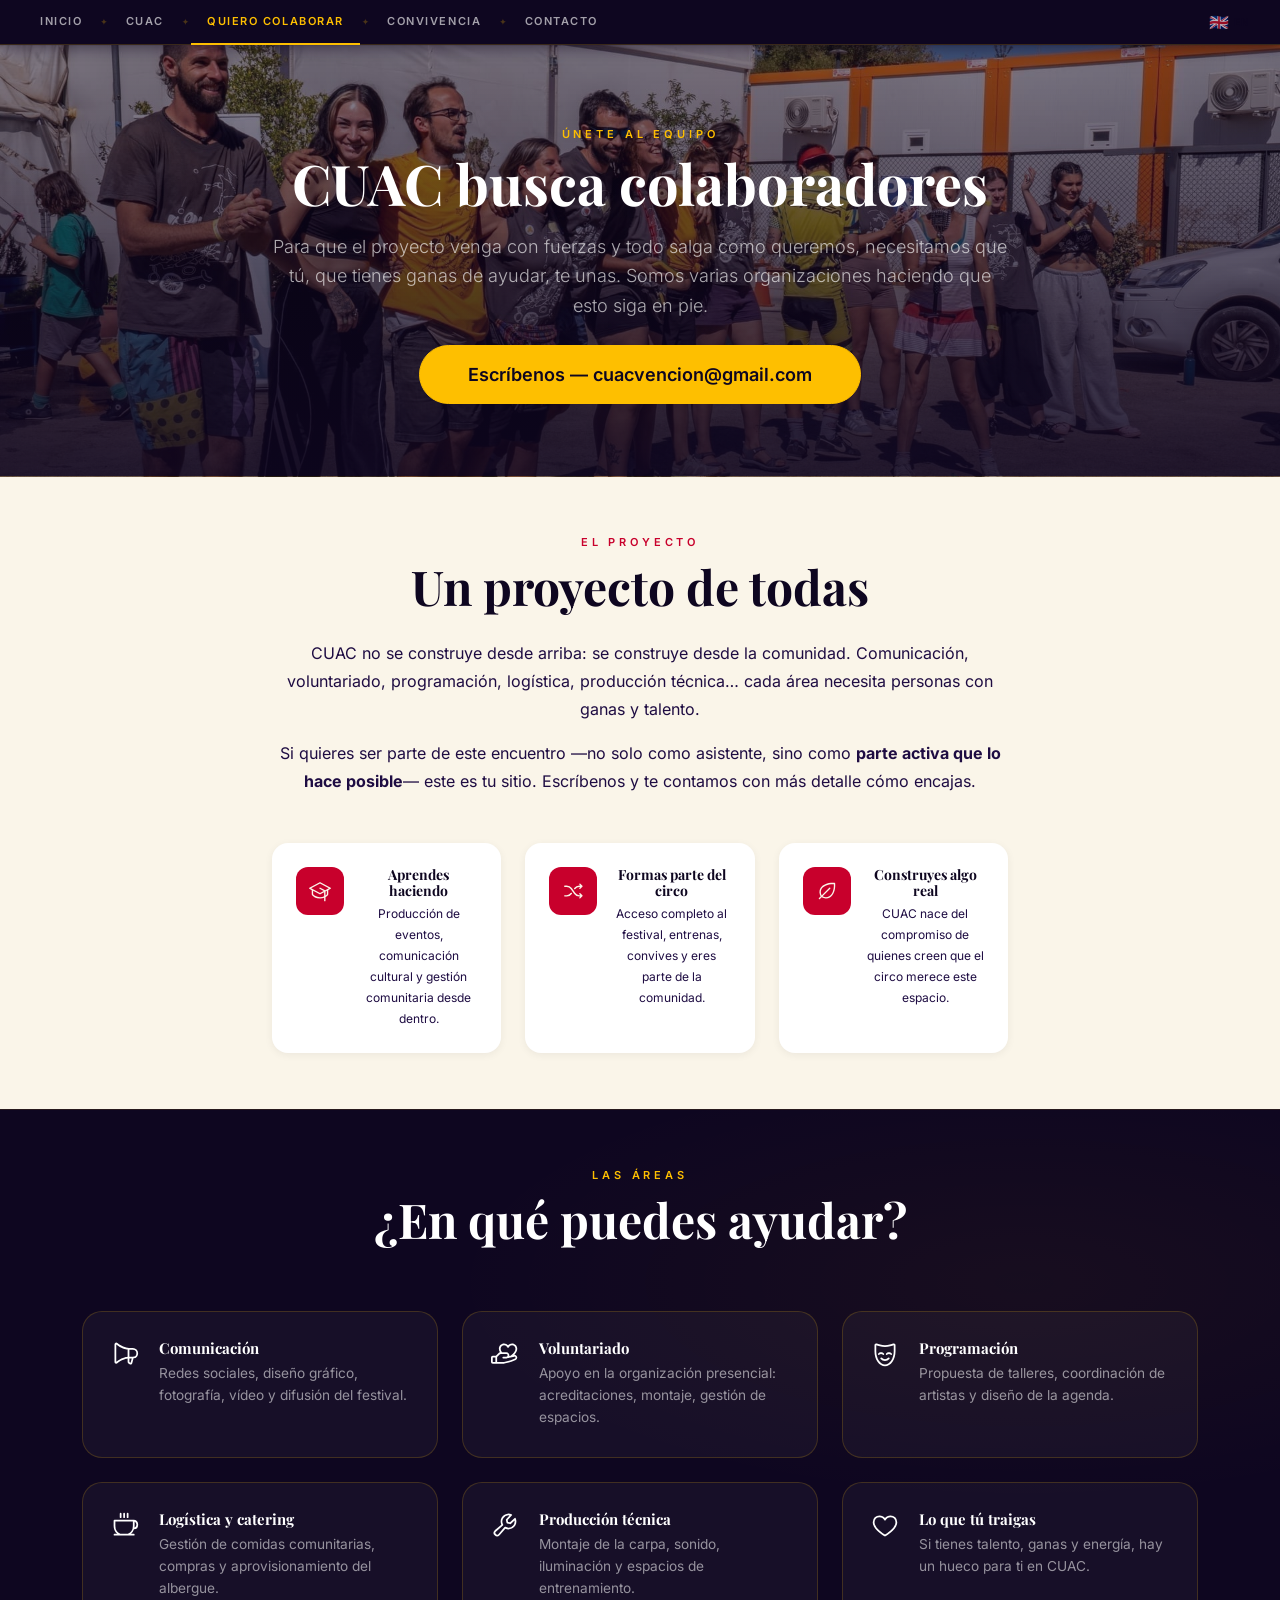
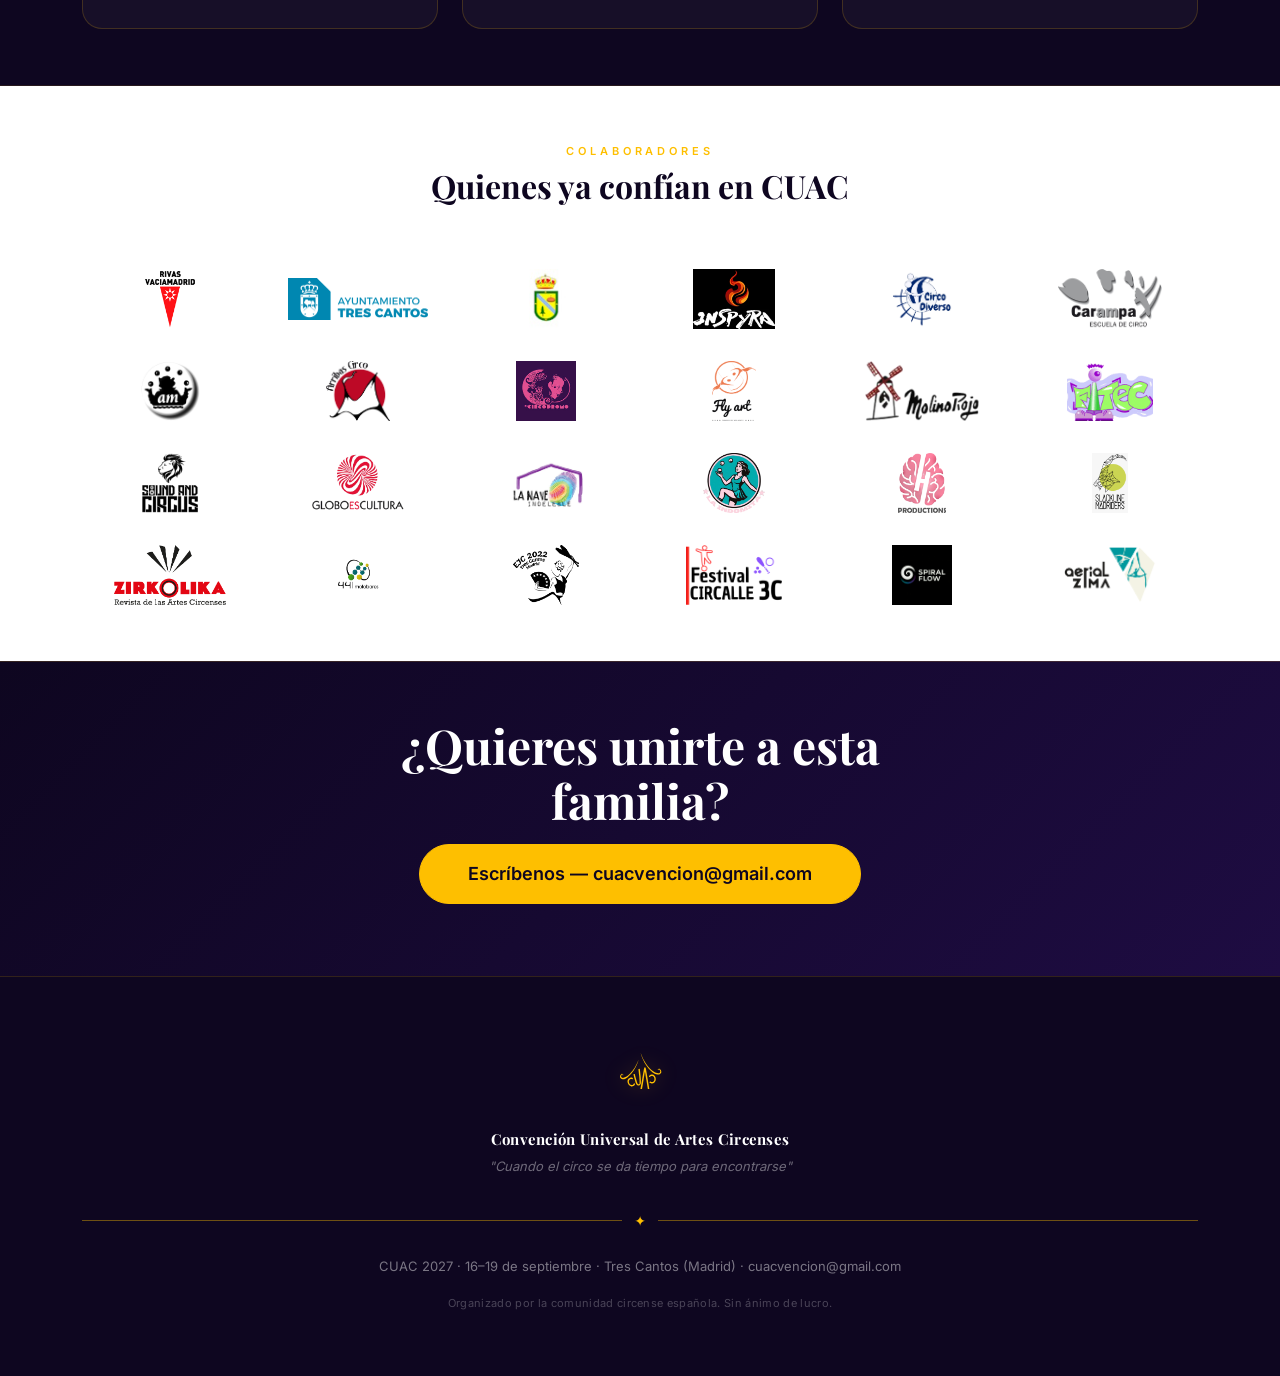
<file: colaborar/index.html>
<!DOCTYPE html><html lang="es" data-beasties-container><head>
  <meta charset="utf-8">
  <title>Colabora con CUAC 2027 — Únete al equipo | CUAC 2027</title>
  <base href="/">
  <meta name="viewport" content="width=device-width, initial-scale=1">
  <meta http-equiv="Cache-Control" content="no-cache, no-store, must-revalidate">
  <meta http-equiv="Pragma" content="no-cache">
  <meta http-equiv="Expires" content="0">
  <!-- SVG para navegadores modernos; ICO fallback para legacy -->
  <link rel="icon" type="image/svg+xml" href="favicon.svg">
  <link rel="icon" type="image/x-icon" href="favicon.ico">
  <link rel="apple-touch-icon" href="apple-touch-icon.png">

  <!-- Fuentes integradas localmente vía Fontsource (ver styles.scss) -->

  <!-- SEO: meta base (las páginas las sobreescriben dinámicamente) -->
  <meta name="description" content="Forma parte del equipo que hace posible CUAC. Voluntariado, colaboración artística, patrocinio y apoyo logístico.">
  <meta property="og:site_name" content="CUAC — Convención Universal de Artes Circenses">
  <meta property="og:type" content="website">
  <meta property="og:locale" content="es_ES">
  <meta property="og:image" content="https://cuacvencion.org/img/og-image.jpg">
  <meta name="twitter:card" content="summary_large_image">
  <meta name="theme-color" content="#0E0620">
  <meta name="msvalidate.01" content="B6C88538EC0E203C6BC18D7203930585">

  <!-- Google tag (gtag.js) -->
  <script async src="https://www.googletagmanager.com/gtag/js?id=G-E0GTVYF3SX"></script>
  <script>
    window.dataLayer = window.dataLayer || [];
    function gtag(){dataLayer.push(arguments);}
    gtag('js', new Date());

    gtag('config', 'G-E0GTVYF3SX');
  </script>
<style>@font-face{font-family:Inter;font-style:normal;font-weight:300;font-display:swap;src:url(/fonts/inter-latin-300-normal.woff2) format("woff2");unicode-range:U+0000-00FF,U+0131,U+0152-0153,U+02BB-02BC,U+02C6,U+02DA,U+02DC,U+0304,U+0308,U+0329,U+2000-206F,U+20AC,U+2122,U+2191,U+2193,U+2212,U+2215,U+FEFF,U+FFFD}@font-face{font-family:Inter;font-style:normal;font-weight:400;font-display:swap;src:url(/fonts/inter-latin-400-normal.woff2) format("woff2");unicode-range:U+0000-00FF,U+0131,U+0152-0153,U+02BB-02BC,U+02C6,U+02DA,U+02DC,U+0304,U+0308,U+0329,U+2000-206F,U+20AC,U+2122,U+2191,U+2193,U+2212,U+2215,U+FEFF,U+FFFD}@font-face{font-family:Inter;font-style:normal;font-weight:500;font-display:swap;src:url(/fonts/inter-latin-500-normal.woff2) format("woff2");unicode-range:U+0000-00FF,U+0131,U+0152-0153,U+02BB-02BC,U+02C6,U+02DA,U+02DC,U+0304,U+0308,U+0329,U+2000-206F,U+20AC,U+2122,U+2191,U+2193,U+2212,U+2215,U+FEFF,U+FFFD}@font-face{font-family:Inter;font-style:normal;font-weight:600;font-display:swap;src:url(/fonts/inter-latin-600-normal.woff2) format("woff2");unicode-range:U+0000-00FF,U+0131,U+0152-0153,U+02BB-02BC,U+02C6,U+02DA,U+02DC,U+0304,U+0308,U+0329,U+2000-206F,U+20AC,U+2122,U+2191,U+2193,U+2212,U+2215,U+FEFF,U+FFFD}@font-face{font-family:Inter;font-style:normal;font-weight:700;font-display:swap;src:url(/fonts/inter-latin-700-normal.woff2) format("woff2");unicode-range:U+0000-00FF,U+0131,U+0152-0153,U+02BB-02BC,U+02C6,U+02DA,U+02DC,U+0304,U+0308,U+0329,U+2000-206F,U+20AC,U+2122,U+2191,U+2193,U+2212,U+2215,U+FEFF,U+FFFD}@font-face{font-family:Playfair Display;font-style:normal;font-weight:700;font-display:swap;src:url(/fonts/playfair-display-latin-700-normal.woff2) format("woff2");unicode-range:U+0000-00FF,U+0131,U+0152-0153,U+02BB-02BC,U+02C6,U+02DA,U+02DC,U+0304,U+0308,U+0329,U+2000-206F,U+20AC,U+2122,U+2191,U+2193,U+2212,U+2215,U+FEFF,U+FFFD}@font-face{font-family:Playfair Display;font-style:italic;font-weight:700;font-display:swap;src:url(/fonts/playfair-display-latin-700-italic.woff2) format("woff2");unicode-range:U+0000-00FF,U+0131,U+0152-0153,U+02BB-02BC,U+02C6,U+02DA,U+02DC,U+0304,U+0308,U+0329,U+2000-206F,U+20AC,U+2122,U+2191,U+2193,U+2212,U+2215,U+FEFF,U+FFFD}@font-face{font-family:Playfair Display;font-style:normal;font-weight:900;font-display:swap;src:url(/fonts/playfair-display-latin-900-normal.woff2) format("woff2");unicode-range:U+0000-00FF,U+0131,U+0152-0153,U+02BB-02BC,U+02C6,U+02DA,U+02DC,U+0304,U+0308,U+0329,U+2000-206F,U+20AC,U+2122,U+2191,U+2193,U+2212,U+2215,U+FEFF,U+FFFD}@font-face{font-family:Playfair Display;font-style:italic;font-weight:900;font-display:swap;src:url(/fonts/playfair-display-latin-900-italic.woff2) format("woff2");unicode-range:U+0000-00FF,U+0131,U+0152-0153,U+02BB-02BC,U+02C6,U+02DA,U+02DC,U+0304,U+0308,U+0329,U+2000-206F,U+20AC,U+2122,U+2191,U+2193,U+2212,U+2215,U+FEFF,U+FFFD}@font-face{font-family:Fira Code;font-style:normal;font-weight:400;font-display:swap;src:url(/fonts/fira-code-latin-400-normal.woff2) format("woff2");unicode-range:U+0000-00FF,U+0131,U+0152-0153,U+02BB-02BC,U+02C6,U+02DA,U+02DC,U+0304,U+0308,U+0329,U+2000-206F,U+20AC,U+2122,U+2191,U+2193,U+2212,U+2215,U+FEFF,U+FFFD}@font-face{font-family:Fira Code;font-style:normal;font-weight:500;font-display:swap;src:url(/fonts/fira-code-latin-500-normal.woff2) format("woff2");unicode-range:U+0000-00FF,U+0131,U+0152-0153,U+02BB-02BC,U+02C6,U+02DA,U+02DC,U+0304,U+0308,U+0329,U+2000-206F,U+20AC,U+2122,U+2191,U+2193,U+2212,U+2215,U+FEFF,U+FFFD}:root{--bs-blue: #0d6efd;--bs-indigo: #6610f2;--bs-purple: #6f42c1;--bs-pink: #d63384;--bs-red: #dc3545;--bs-orange: #fd7e14;--bs-yellow: #ffc107;--bs-green: #198754;--bs-teal: #20c997;--bs-cyan: #0dcaf0;--bs-black: #000;--bs-white: #fff;--bs-gray: #6c757d;--bs-gray-dark: #343a40;--bs-gray-100: #f8f9fa;--bs-gray-200: #e9ecef;--bs-gray-300: #dee2e6;--bs-gray-400: #ced4da;--bs-gray-500: #adb5bd;--bs-gray-600: #6c757d;--bs-gray-700: #495057;--bs-gray-800: #343a40;--bs-gray-900: #212529;--bs-primary: #FEBF00;--bs-secondary: #1E0C42;--bs-success: #2d8a4e;--bs-info: #4a90d9;--bs-warning: #C99400;--bs-danger: #C8002C;--bs-light: #FAF5E9;--bs-dark: #0E0620;--bs-gold: #FEBF00;--bs-midnight: #0E0620;--bs-purple: #1E0C42;--bs-crimson: #C8002C;--bs-cream: #FAF5E9;--bs-primary-rgb: 254, 191, 0;--bs-secondary-rgb: 30, 12, 66;--bs-success-rgb: 45, 138, 78;--bs-info-rgb: 74, 144, 217;--bs-warning-rgb: 201, 148, 0;--bs-danger-rgb: 200, 0, 44;--bs-light-rgb: 250, 245, 233;--bs-dark-rgb: 14, 6, 32;--bs-gold-rgb: 254, 191, 0;--bs-midnight-rgb: 14, 6, 32;--bs-purple-rgb: 30, 12, 66;--bs-crimson-rgb: 200, 0, 44;--bs-cream-rgb: 250, 245, 233;--bs-primary-text-emphasis: rgb(101.6, 76.4, 0);--bs-secondary-text-emphasis: rgb(12, 4.8, 26.4);--bs-success-text-emphasis: rgb(18, 55.2, 31.2);--bs-info-text-emphasis: rgb(29.6, 57.6, 86.8);--bs-warning-text-emphasis: rgb(80.4, 59.2, 0);--bs-danger-text-emphasis: rgb(80, 0, 17.6);--bs-light-text-emphasis: #495057;--bs-dark-text-emphasis: #495057;--bs-primary-bg-subtle: rgb(254.8, 242.2, 204);--bs-secondary-bg-subtle: rgb(210, 206.4, 217.2);--bs-success-bg-subtle: rgb(213, 231.6, 219.6);--bs-info-bg-subtle: rgb(218.8, 232.8, 247.4);--bs-warning-bg-subtle: rgb(244.2, 233.6, 204);--bs-danger-bg-subtle: rgb(244, 204, 212.8);--bs-light-bg-subtle: rgb(251.5, 252, 252.5);--bs-dark-bg-subtle: #ced4da;--bs-primary-border-subtle: rgb(254.6, 229.4, 153);--bs-secondary-border-subtle: rgb(165, 157.8, 179.4);--bs-success-border-subtle: rgb(171, 208.2, 184.2);--bs-info-border-subtle: rgb(182.6, 210.6, 239.8);--bs-warning-border-subtle: rgb(233.4, 212.2, 153);--bs-danger-border-subtle: rgb(233, 153, 170.6);--bs-light-border-subtle: #e9ecef;--bs-dark-border-subtle: #adb5bd;--bs-white-rgb: 255, 255, 255;--bs-black-rgb: 0, 0, 0;--bs-font-sans-serif: "Inter", system-ui, -apple-system, sans-serif;--bs-font-monospace: "Fira Code", "Courier New", monospace;--bs-gradient: linear-gradient(180deg, rgba(255, 255, 255, .15), rgba(255, 255, 255, 0));--bs-body-font-family: "Inter", system-ui, -apple-system, sans-serif;--bs-body-font-size: 1rem;--bs-body-font-weight: 400;--bs-body-line-height: 1.65;--bs-body-color: #0E0620;--bs-body-color-rgb: 14, 6, 32;--bs-body-bg: #FFFDF5;--bs-body-bg-rgb: 255, 253, 245;--bs-emphasis-color: #000;--bs-emphasis-color-rgb: 0, 0, 0;--bs-secondary-color: #6B6570;--bs-secondary-color-rgb: 107, 101, 112;--bs-secondary-bg: #e9ecef;--bs-secondary-bg-rgb: 233, 236, 239;--bs-tertiary-color: rgba(14, 6, 32, .5);--bs-tertiary-color-rgb: 14, 6, 32;--bs-tertiary-bg: #f8f9fa;--bs-tertiary-bg-rgb: 248, 249, 250;--bs-heading-color: #0E0620;--bs-link-color: #C99400;--bs-link-color-rgb: 201, 148, 0;--bs-link-decoration: none;--bs-link-hover-color: #C8002C;--bs-link-hover-color-rgb: 200, 0, 44;--bs-link-hover-decoration: underline;--bs-code-color: #d63384;--bs-highlight-color: #0E0620;--bs-highlight-bg: rgb(255, 242.6, 205.4);--bs-border-width: 1px;--bs-border-style: solid;--bs-border-color: #E8E3F0;--bs-border-color-translucent: rgba(0, 0, 0, .175);--bs-border-radius: .75rem;--bs-border-radius-sm: .5rem;--bs-border-radius-lg: 1rem;--bs-border-radius-xl: 1.25rem;--bs-border-radius-xxl: 1.5rem;--bs-border-radius-2xl: var(--bs-border-radius-xxl);--bs-border-radius-pill: 50rem;--bs-box-shadow: 0 4px 24px rgba(14, 6, 32, .08);--bs-box-shadow-sm: 0 2px 8px rgba(14, 6, 32, .06);--bs-box-shadow-lg: 0 8px 48px rgba(14, 6, 32, .14);--bs-box-shadow-inset: inset 0 1px 2px rgba(14, 6, 32, .08);--bs-focus-ring-width: .25rem;--bs-focus-ring-opacity: .25;--bs-focus-ring-color: rgba(254, 191, 0, .25);--bs-form-valid-color: #2d8a4e;--bs-form-valid-border-color: #2d8a4e;--bs-form-invalid-color: #C8002C;--bs-form-invalid-border-color: #C8002C}*,*:before,*:after{box-sizing:border-box}@media(prefers-reduced-motion:no-preference){:root{scroll-behavior:smooth}}body{margin:0;font-family:var(--bs-body-font-family);font-size:var(--bs-body-font-size);font-weight:var(--bs-body-font-weight);line-height:var(--bs-body-line-height);color:var(--bs-body-color);text-align:var(--bs-body-text-align);background-color:var(--bs-body-bg);-webkit-text-size-adjust:100%;-webkit-tap-highlight-color:rgba(0,0,0,0)}.h6,h3,h2,.h2,h1,.h1{margin-top:0;margin-bottom:.5rem;font-family:Playfair Display,Georgia,serif;font-weight:700;line-height:1.15;color:var(--bs-heading-color)}h1,.h1{font-size:clamp(2rem,5vw,3rem)}h2,.h2{font-size:clamp(1.5rem,3.5vw,2rem)}h3{font-size:calc(1.2625rem + .15vw)}@media(min-width:1200px){h3{font-size:1.375rem}}.h6{font-size:.875rem}p{margin-top:0;margin-bottom:1rem}.small{font-size:.75rem}a{color:rgba(var(--bs-link-color-rgb),var(--bs-link-opacity, 1));text-decoration:none}a:hover{--bs-link-color-rgb: var(--bs-link-hover-color-rgb);text-decoration:underline}a:not([href]):not([class]),a:not([href]):not([class]):hover{color:inherit;text-decoration:none}img,svg{vertical-align:middle}button{border-radius:0}button:focus:not(:focus-visible){outline:0}button{margin:0;font-family:inherit;font-size:inherit;line-height:inherit}button{text-transform:none}button,[type=button]{-webkit-appearance:button}button:not(:disabled),[type=button]:not(:disabled){cursor:pointer}.lead{font-size:1.125rem;font-weight:300}.display-4{font-family:Playfair Display,Georgia,serif;font-weight:900;line-height:1.15;font-size:calc(1.475rem + 2.7vw)}@media(min-width:1200px){.display-4{font-size:3.5rem}}.container{--bs-gutter-x: 1.5rem;--bs-gutter-y: 0;width:100%;padding-right:calc(var(--bs-gutter-x) * .5);padding-left:calc(var(--bs-gutter-x) * .5);margin-right:auto;margin-left:auto}@media(min-width:576px){.container{max-width:540px}}@media(min-width:768px){.container{max-width:720px}}@media(min-width:992px){.container{max-width:960px}}@media(min-width:1200px){.container{max-width:1140px}}@media(min-width:1400px){.container{max-width:1320px}}:root{--bs-breakpoint-xs: 0;--bs-breakpoint-sm: 576px;--bs-breakpoint-md: 768px;--bs-breakpoint-lg: 992px;--bs-breakpoint-xl: 1200px;--bs-breakpoint-xxl: 1400px}.row{--bs-gutter-x: 1.5rem;--bs-gutter-y: 0;display:flex;flex-wrap:wrap;margin-top:calc(-1 * var(--bs-gutter-y));margin-right:calc(-.5 * var(--bs-gutter-x));margin-left:calc(-.5 * var(--bs-gutter-x))}.row>*{flex-shrink:0;width:100%;max-width:100%;padding-right:calc(var(--bs-gutter-x) * .5);padding-left:calc(var(--bs-gutter-x) * .5);margin-top:var(--bs-gutter-y)}.col-12{flex:0 0 auto;width:100%}.g-4{--bs-gutter-x: 1.5rem}.g-4{--bs-gutter-y: 1.5rem}@media(min-width:576px){.col-sm-6{flex:0 0 auto;width:50%}}@media(min-width:768px){.col-md-4{flex:0 0 auto;width:33.33333333%}}@media(min-width:992px){.col-lg-4{flex:0 0 auto;width:33.33333333%}.col-lg-6{flex:0 0 auto;width:50%}.col-lg-7{flex:0 0 auto;width:58.33333333%}.col-lg-8{flex:0 0 auto;width:66.66666667%}}.btn{--bs-btn-padding-x: 1.5rem;--bs-btn-padding-y: .625rem;--bs-btn-font-family: Inter, system-ui, -apple-system, sans-serif;--bs-btn-font-size: 1rem;--bs-btn-font-weight: 600;--bs-btn-line-height: 1.65;--bs-btn-color: #0E0620;--bs-btn-bg: transparent;--bs-btn-border-width: var(--bs-border-width);--bs-btn-border-color: transparent;--bs-btn-border-radius: 50rem;--bs-btn-hover-border-color: transparent;--bs-btn-box-shadow: inset 0 1px 0 rgba(255, 255, 255, .15), 0 1px 1px rgba(0, 0, 0, .075);--bs-btn-disabled-opacity: .65;--bs-btn-focus-box-shadow: 0 0 0 .25rem rgba(var(--bs-btn-focus-shadow-rgb), .5);display:inline-block;padding:var(--bs-btn-padding-y) var(--bs-btn-padding-x);font-family:var(--bs-btn-font-family);font-size:var(--bs-btn-font-size);font-weight:var(--bs-btn-font-weight);line-height:var(--bs-btn-line-height);color:var(--bs-btn-color);text-align:center;vertical-align:middle;cursor:pointer;-webkit-user-select:none;user-select:none;border:var(--bs-btn-border-width) solid var(--bs-btn-border-color);border-radius:var(--bs-btn-border-radius);background-color:var(--bs-btn-bg);transition:color .2s ease,background-color .2s ease,border-color .2s ease,box-shadow .2s ease}@media(prefers-reduced-motion:reduce){.btn{transition:none}}.btn:hover{color:var(--bs-btn-hover-color);text-decoration:none;background-color:var(--bs-btn-hover-bg);border-color:var(--bs-btn-hover-border-color)}.btn:focus-visible{color:var(--bs-btn-hover-color);background-color:var(--bs-btn-hover-bg);border-color:var(--bs-btn-hover-border-color);outline:0;box-shadow:var(--bs-btn-focus-box-shadow)}.btn:first-child:active{color:var(--bs-btn-active-color);background-color:var(--bs-btn-active-bg);border-color:var(--bs-btn-active-border-color)}.btn:first-child:active:focus-visible{box-shadow:var(--bs-btn-focus-box-shadow)}.btn:disabled{color:var(--bs-btn-disabled-color);pointer-events:none;background-color:var(--bs-btn-disabled-bg);border-color:var(--bs-btn-disabled-border-color);opacity:var(--bs-btn-disabled-opacity)}.btn-primary{--bs-btn-color: #000;--bs-btn-bg: #FEBF00;--bs-btn-border-color: #FEBF00;--bs-btn-hover-color: #000;--bs-btn-hover-bg: rgb(254.15, 200.6, 38.25);--bs-btn-hover-border-color: rgb(254.1, 197.4, 25.5);--bs-btn-focus-shadow-rgb: 216, 162, 0;--bs-btn-active-color: #000;--bs-btn-active-bg: rgb(254.2, 203.8, 51);--bs-btn-active-border-color: rgb(254.1, 197.4, 25.5);--bs-btn-active-shadow: inset 0 3px 5px rgba(0, 0, 0, .125);--bs-btn-disabled-color: #000;--bs-btn-disabled-bg: #FEBF00;--bs-btn-disabled-border-color: #FEBF00}.btn-lg{--bs-btn-padding-y: .875rem;--bs-btn-padding-x: 2rem;--bs-btn-font-size: 1.125rem;--bs-btn-border-radius: 50rem}.card{--bs-card-spacer-y: 1.25rem;--bs-card-spacer-x: 1.5rem;--bs-card-title-spacer-y: .5rem;--bs-card-title-color: ;--bs-card-subtitle-color: ;--bs-card-border-width: var(--bs-border-width);--bs-card-border-color: #E8E3F0;--bs-card-border-radius: 1rem;--bs-card-box-shadow: 0 2px 8px rgba(14, 6, 32, .06);--bs-card-inner-border-radius: calc(1rem - (var(--bs-border-width)));--bs-card-cap-padding-y: .625rem;--bs-card-cap-padding-x: 1.5rem;--bs-card-cap-bg: transparent;--bs-card-cap-color: ;--bs-card-height: ;--bs-card-color: ;--bs-card-bg: #fff;--bs-card-img-overlay-padding: 1rem;--bs-card-group-margin: .75rem;position:relative;display:flex;flex-direction:column;min-width:0;height:var(--bs-card-height);color:var(--bs-body-color);word-wrap:break-word;background-color:var(--bs-card-bg);background-clip:border-box;border:var(--bs-card-border-width) solid var(--bs-card-border-color);border-radius:var(--bs-card-border-radius)}.card-body{flex:1 1 auto;padding:var(--bs-card-spacer-y) var(--bs-card-spacer-x);color:var(--bs-card-color)}:root{--bs-btn-close-filter: }:root{--bs-carousel-indicator-active-bg: #fff;--bs-carousel-caption-color: #fff;--bs-carousel-control-icon-filter: }.d-flex{display:flex!important}.d-none{display:none!important}.shadow-sm{box-shadow:var(--bs-box-shadow-sm)!important}.border-0{border:0!important}.h-100{height:100%!important}.flex-shrink-0{flex-shrink:0!important}.justify-content-center{justify-content:center!important}.mx-auto{margin-right:auto!important;margin-left:auto!important}.mt-2{margin-top:.5rem!important}.mb-0{margin-bottom:0!important}.mb-1{margin-bottom:.25rem!important}.mb-3{margin-bottom:1rem!important}.mb-4{margin-bottom:1.5rem!important}.mb-5{margin-bottom:3rem!important}.p-4{padding:1.5rem!important}.px-5{padding-right:3rem!important;padding-left:3rem!important}.gap-3{gap:1rem!important}.fw-bold{font-weight:700!important}.lh-lg{line-height:1.75!important}.text-center{text-align:center!important}.text-secondary{--bs-text-opacity: 1;color:rgba(var(--bs-secondary-rgb),var(--bs-text-opacity))!important}.text-white{--bs-text-opacity: 1;color:rgba(var(--bs-white-rgb),var(--bs-text-opacity))!important}.bg-cream{--bs-bg-opacity: 1;background-color:rgba(var(--bs-cream-rgb),var(--bs-bg-opacity))!important}.bg-white{--bs-bg-opacity: 1;background-color:rgba(var(--bs-white-rgb),var(--bs-bg-opacity))!important}@media(min-width:768px){.d-md-block{display:block!important}.d-md-none{display:none!important}}.section-label{display:block;font-size:.6875rem;letter-spacing:.35em;text-transform:uppercase;font-weight:600;color:#febf00;margin-bottom:.5rem}.bg-cream{background-color:#faf5e9!important;color:#0e0620}.bg-cream .section-label{color:#c8002c}.bg-cream .landing-highlight__icon{background:#c8002c;color:#faf5e9}.btn-primary{color:#0e0620;background-color:#febf00;border-color:#febf00;font-weight:600}.btn-primary:hover,.btn-primary:focus-visible{background-color:#c99400;border-color:#c99400;color:#0e0620}.btn-primary:active{background-color:#a57a00;border-color:#a57a00}.section-dark{background-color:#0e0620;color:#fff}.section-dark h1,.section-dark .h1,.section-dark h2,.section-dark h3{color:#fff}.star-divider{display:flex;align-items:center;gap:.75rem;color:#febf00;font-size:.875rem;margin:2rem 0}.star-divider:before,.star-divider:after{content:"";flex:1;height:1.5px;background:#febf00;opacity:.4}.landing-collaborators{display:flex;flex-wrap:wrap;gap:2rem 3rem;justify-content:center;align-items:center}.landing-collaborators__item{position:relative;width:140px;height:60px;display:flex;align-items:center;justify-content:center}.landing-collaborators__item img{max-height:60px;max-width:140px;object-fit:contain}@media(max-width:575.98px){.landing-collaborators{column-gap:1rem}.landing-collaborators__item{width:min(140px,(100% - 1rem) / 2)}}.landing-highlight__icon{width:3rem;height:3rem;min-width:3rem;background:#febf00;border-radius:.75rem;display:flex;align-items:center;justify-content:center;font-size:1.375rem;color:#0e0620}
</style><link rel="stylesheet" href="styles-PWF5VMW3.css" media="print" onload="this.media='all'"><noscript><link rel="stylesheet" href="styles-PWF5VMW3.css"></noscript><style ng-app-id="ng">.mobile-nav__bar[_ngcontent-ng-c1440157811]{position:fixed;top:0;left:0;right:0;z-index:1050;display:flex;align-items:center;justify-content:space-between;height:3rem;padding:0 1rem;background-color:#0e0620;border-bottom:1px solid rgba(254,191,0,.18);box-shadow:0 2px 12px #0e062099}.mobile-nav__brand[_ngcontent-ng-c1440157811]{font-family:Playfair Display,serif;font-weight:700;font-size:1.125rem;color:#febf00;text-decoration:none;letter-spacing:.04em}.mobile-nav__brand[_ngcontent-ng-c1440157811]:hover{color:#ffd84d}.mobile-nav__toggle[_ngcontent-ng-c1440157811]{display:flex;align-items:center;justify-content:center;width:2.25rem;height:2.25rem;padding:0;border:none;background:transparent;cursor:pointer;-webkit-tap-highlight-color:transparent}.mobile-nav__icon[_ngcontent-ng-c1440157811]{display:flex;flex-direction:column;justify-content:center;align-items:center;width:1.5rem;height:1.25rem;position:relative}.mobile-nav__icon[_ngcontent-ng-c1440157811]   span[_ngcontent-ng-c1440157811]{display:block;width:100%;height:2px;background-color:#febf00;border-radius:1px;transition:transform .3s ease,opacity .2s ease;position:absolute}.mobile-nav__icon[_ngcontent-ng-c1440157811]   span[_ngcontent-ng-c1440157811]:nth-child(1){top:0}.mobile-nav__icon[_ngcontent-ng-c1440157811]   span[_ngcontent-ng-c1440157811]:nth-child(2){top:50%;transform:translateY(-50%)}.mobile-nav__icon[_ngcontent-ng-c1440157811]   span[_ngcontent-ng-c1440157811]:nth-child(3){bottom:0}.mobile-nav__icon.is-open[_ngcontent-ng-c1440157811]   span[_ngcontent-ng-c1440157811]:nth-child(1){top:50%;transform:translateY(-50%) rotate(45deg)}.mobile-nav__icon.is-open[_ngcontent-ng-c1440157811]   span[_ngcontent-ng-c1440157811]:nth-child(2){opacity:0}.mobile-nav__icon.is-open[_ngcontent-ng-c1440157811]   span[_ngcontent-ng-c1440157811]:nth-child(3){bottom:auto;top:50%;transform:translateY(-50%) rotate(-45deg)}.mobile-nav__backdrop[_ngcontent-ng-c1440157811]{position:fixed;inset:0;z-index:1040;background:#0e0620b3;-webkit-backdrop-filter:blur(4px);backdrop-filter:blur(4px);animation:_ngcontent-ng-c1440157811_mobileNavFadeIn .25s ease}.mobile-nav__panel[_ngcontent-ng-c1440157811]{position:fixed;top:3rem;right:0;width:min(80vw,20rem);height:calc(100vh - 3rem - env(safe-area-inset-bottom,0px));z-index:1060;background-color:#0e0620;border-left:1px solid rgba(254,191,0,.15);display:flex;flex-direction:column;padding:1.5rem 0 calc(1.5rem + env(safe-area-inset-bottom,0px));box-sizing:border-box;overflow-y:auto;animation:_ngcontent-ng-c1440157811_mobileNavSlideIn .3s ease}.mobile-nav__list[_ngcontent-ng-c1440157811]{list-style:none;padding:0;margin:0;flex:1}.mobile-nav__link[_ngcontent-ng-c1440157811]{display:block;padding:.875rem 1.5rem;font-family:Inter,sans-serif;font-size:.8125rem;font-weight:600;letter-spacing:.12em;text-transform:uppercase;color:#fff9;text-decoration:none;border-left:3px solid transparent;transition:color .2s,border-color .2s,background-color .2s}.mobile-nav__link[_ngcontent-ng-c1440157811]:hover{color:#febf00;background-color:#febf000d}.mobile-nav__link.is-active[_ngcontent-ng-c1440157811]{color:#febf00;border-left-color:#febf00;background-color:#febf0014}.mobile-nav__footer[_ngcontent-ng-c1440157811]{display:flex;align-items:center;justify-content:space-between;padding:1rem 1.5rem 0;border-top:1px solid rgba(254,191,0,.12);margin-top:auto}.mobile-nav__tickets[_ngcontent-ng-c1440157811]{font-size:.6875rem!important;letter-spacing:.1em;padding:.35em 1.25em!important;border-radius:50rem!important;white-space:nowrap}@keyframes _ngcontent-ng-c1440157811_mobileNavFadeIn{0%{opacity:0}to{opacity:1}}@keyframes _ngcontent-ng-c1440157811_mobileNavSlideIn{0%{transform:translate(100%)}to{transform:translate(0)}}</style><style ng-app-id="ng">.py-section[_ngcontent-ng-c540320675]{padding-top:3.5rem;padding-bottom:3.5rem}@media(max-width:767px){.py-section[_ngcontent-ng-c540320675]{padding-top:2.25rem;padding-bottom:2.25rem}}.landing-subnav[_ngcontent-ng-c540320675]{position:sticky;top:0;z-index:100;background-color:#0e0620;border-bottom:1px solid rgba(254,191,0,.18);box-shadow:0 2px 16px #0e06208c}.landing-subnav__inner[_ngcontent-ng-c540320675]{display:flex;align-items:center;justify-content:center;flex-wrap:wrap;gap:0;min-height:2.75rem;padding:0 1.5rem}@media(max-width:575px){.landing-subnav__inner[_ngcontent-ng-c540320675]{justify-content:flex-start;overflow-x:auto;flex-wrap:nowrap;padding:0 1rem;scrollbar-width:none}.landing-subnav__inner[_ngcontent-ng-c540320675]::-webkit-scrollbar{display:none}}.landing-subnav__link[_ngcontent-ng-c540320675]{display:inline-flex;align-items:center;height:2.75rem;padding:0 1rem;font-family:Inter,sans-serif;font-size:.6875rem;font-weight:600;letter-spacing:.14em;text-transform:uppercase;color:#ffffff9e;text-decoration:none;white-space:nowrap;transition:color .2s;border-bottom:2px solid transparent;margin-bottom:-1px}.landing-subnav__link[_ngcontent-ng-c540320675]:hover, .landing-subnav__link.active[_ngcontent-ng-c540320675], .landing-subnav__link--active[_ngcontent-ng-c540320675]{color:#febf00;border-bottom-color:#febf00}.landing-subnav__sep[_ngcontent-ng-c540320675]{color:#febf0040;font-size:.55rem;padding:0 .125rem;pointer-events:none;flex-shrink:0}.landing-subnav__sep--spacer[_ngcontent-ng-c540320675]{flex:1;min-width:1rem}@media(max-width:575px){.landing-subnav__sep--spacer[_ngcontent-ng-c540320675]{display:none}}.landing-subnav__btn[_ngcontent-ng-c540320675]{flex-shrink:0;font-size:.6875rem!important;letter-spacing:.1em;padding:.3rem 1.1rem!important}.landing-footer[_ngcontent-ng-c540320675]{background:#0e0620;border-top:1.5px solid rgba(254,191,0,.15);padding:4rem 0 3rem}.landing-footer__logo[_ngcontent-ng-c540320675]{width:3.5rem;height:auto;aspect-ratio:200/250;color:#febf00;filter:drop-shadow(0 0 10px rgba(254,191,0,.3))}.landing-footer__brand[_ngcontent-ng-c540320675]{font-family:Playfair Display,serif;font-size:.9375rem;font-weight:700;color:#fff;letter-spacing:.02em}.landing-footer__tagline[_ngcontent-ng-c540320675]{font-style:italic;font-size:.8125rem;color:#fff6}.landing-footer__copy[_ngcontent-ng-c540320675]{font-size:.8125rem;color:#ffffff73}.landing-footer__copy[_ngcontent-ng-c540320675]   a[_ngcontent-ng-c540320675]{color:#c99400;text-decoration:underline}.landing-footer__copy[_ngcontent-ng-c540320675]   a[_ngcontent-ng-c540320675]:hover{color:#febf00}.landing-footer__legal[_ngcontent-ng-c540320675]{font-size:.6875rem;color:#ffffff40;letter-spacing:.03em}.colaborar-hero[_ngcontent-ng-c540320675]{padding:5rem 0 4.5rem;position:relative;overflow:hidden;background-color:#0e0620;background-image:linear-gradient(to bottom,#0e06207a,#0e0620e0),url(/img/voluntarios.jpg);background-size:cover;background-position:center 35%;border-bottom:1px solid rgba(254,191,0,.12)}.colaborar-area[_ngcontent-ng-c540320675]{display:flex;align-items:flex-start;gap:1.25rem;padding:1.75rem;background:#ffffff0a;border:1.5px solid rgba(254,191,0,.18);border-radius:1.25rem;height:100%;transition:background .2s,border-color .2s}.colaborar-area[_ngcontent-ng-c540320675]:hover{background:#febf000f;border-color:#febf0061}.colaborar-area__icon[_ngcontent-ng-c540320675]{font-size:1.75rem;flex-shrink:0;line-height:1}.colaborar-area__title[_ngcontent-ng-c540320675]{font-weight:700;font-size:.9375rem;color:#fff;margin-bottom:.375rem}.colaborar-area__desc[_ngcontent-ng-c540320675]{font-size:.855rem;color:#ffffff8c;line-height:1.6;margin:0}.colaborar-areas[_ngcontent-ng-c540320675]{background-color:#0e0620;background-image:radial-gradient(ellipse 65% 55% at 80% 30%,rgba(254,191,0,.04) 0%,transparent 70%);border-top:1px solid rgba(254,191,0,.1);border-bottom:1px solid rgba(254,191,0,.1)}.colaborar-partners[_ngcontent-ng-c540320675]{display:flex;flex-wrap:wrap;gap:.625rem;justify-content:center}.colaborar-partners__tag[_ngcontent-ng-c540320675]{display:inline-block;font-size:.75rem;font-weight:600;letter-spacing:.08em;text-transform:uppercase;padding:.45em 1em;border-radius:50rem;background:#0e06200f;border:1px solid rgba(14,6,32,.14);color:#0e0620b8;transition:background .15s,color .15s}.colaborar-partners__tag[_ngcontent-ng-c540320675]:hover{background:#febf00;color:#0e0620;border-color:#febf00}.colaborar-cta[_ngcontent-ng-c540320675]{background:linear-gradient(135deg,#0e0620,#1e0c42);border-top:1.5px solid rgba(254,191,0,.15)}</style><style ng-app-id="ng">.lang-switcher[_ngcontent-ng-c398097286]{display:inline-flex;align-items:center;gap:.3rem;background:none;border:none;padding:.2rem .4rem;border-radius:4px;cursor:pointer;color:inherit;opacity:.72;transition:opacity .2s;flex-shrink:0}.lang-switcher[_ngcontent-ng-c398097286]:hover{opacity:1}.lang-switcher__flag[_ngcontent-ng-c398097286]{font-size:1rem;line-height:1}.lang-switcher__code[_ngcontent-ng-c398097286]{font-size:.625rem;font-weight:700;letter-spacing:.1em;text-transform:uppercase}</style><style ng-app-id="ng">[_nghost-ng-c572653062]{display:inline-block;width:var(--ng-icon__size, 1em);height:var(--ng-icon__size, 1em);line-height:initial;vertical-align:initial;overflow:hidden}[_nghost-ng-c572653062]     svg{width:inherit;height:inherit;vertical-align:inherit}@layer ng-icon{[_nghost-ng-c572653062]{color:var(--ng-icon__color, currentColor)}}</style><script id="jsonld-organization" type="application/ld+json">{"@context":"https://schema.org","@type":"Organization","name":"CUAC — Convención Universal de Artes Circenses","url":"https://cuacvencion.org","logo":"https://cuacvencion.org/img/logo.png","email":"cuacvencion@gmail.com","sameAs":["https://www.instagram.com/cuacvencion","https://www.facebook.com/profile.php?id=61572730027794","https://www.tiktok.com/@cuacvencion"]}</script><meta property="og:title" content="Colabora con CUAC 2027 — Únete al equipo | CUAC 2027"><meta property="og:description" content="Forma parte del equipo que hace posible CUAC. Voluntariado, colaboración artística, patrocinio y apoyo logístico."><meta property="og:url" content="https://cuacvencion.org/colaborar"><meta name="twitter:title" content="Colabora con CUAC 2027 — Únete al equipo | CUAC 2027"><meta name="twitter:description" content="Forma parte del equipo que hace posible CUAC. Voluntariado, colaboración artística, patrocinio y apoyo logístico."><meta name="twitter:image" content="https://cuacvencion.org/img/og-image.jpg"><link rel="canonical" href="https://cuacvencion.org/colaborar"></head>
<body>
  <app-root ng-version="21.2.14" ng-server-context="ssg"><app-mobile-nav _nghost-ng-c1440157811><div _ngcontent-ng-c1440157811 class="mobile-nav d-md-none"><div _ngcontent-ng-c1440157811 class="mobile-nav__bar"><a _ngcontent-ng-c1440157811 routerlink="/" class="mobile-nav__brand" href="/">CUAC</a><button _ngcontent-ng-c1440157811 type="button" aria-label="Toggle navigation" class="mobile-nav__toggle" aria-expanded="false"><span _ngcontent-ng-c1440157811 class="mobile-nav__icon"><span _ngcontent-ng-c1440157811></span><span _ngcontent-ng-c1440157811></span><span _ngcontent-ng-c1440157811></span></span></button></div><!----></div></app-mobile-nav><main><router-outlet></router-outlet><app-colaborar _nghost-ng-c540320675><nav _ngcontent-ng-c540320675 class="landing-subnav d-none d-md-block" aria-label="subnav.ariaLabel"><div _ngcontent-ng-c540320675 class="landing-subnav__inner"><a _ngcontent-ng-c540320675 routerlink="/" class="landing-subnav__link" href="/">subnav.home</a><span _ngcontent-ng-c540320675 aria-hidden="true" class="landing-subnav__sep">✦</span><a _ngcontent-ng-c540320675 routerlink="/cuac" class="landing-subnav__link" href="/cuac">CUAC</a><span _ngcontent-ng-c540320675 aria-hidden="true" class="landing-subnav__sep">✦</span><a _ngcontent-ng-c540320675 routerlink="/colaborar" class="landing-subnav__link landing-subnav__link--active" href="/colaborar">subnav.collaborate</a><span _ngcontent-ng-c540320675 aria-hidden="true" class="landing-subnav__sep">✦</span><a _ngcontent-ng-c540320675 routerlink="/convivencia" class="landing-subnav__link" href="/convivencia">subnav.coexistence</a><span _ngcontent-ng-c540320675 aria-hidden="true" class="landing-subnav__sep">✦</span><a _ngcontent-ng-c540320675 routerlink="/contacto" class="landing-subnav__link" href="/contacto">subnav.contact</a><span _ngcontent-ng-c540320675 aria-hidden="true" class="landing-subnav__sep landing-subnav__sep--spacer"></span><app-language-switcher _ngcontent-ng-c540320675 class="landing-subnav__lang" _nghost-ng-c398097286><button _ngcontent-ng-c398097286 type="button" class="lang-switcher" aria-label="Switch to English"><span _ngcontent-ng-c398097286 aria-hidden="true" class="lang-switcher__flag">🇬🇧</span><span _ngcontent-ng-c398097286 aria-hidden="true" class="lang-switcher__code">EN</span></button></app-language-switcher></div></nav><section _ngcontent-ng-c540320675 class="colaborar-hero section-dark"><div _ngcontent-ng-c540320675 class="container"><div _ngcontent-ng-c540320675 class="row justify-content-center text-center"><div _ngcontent-ng-c540320675 class="col-lg-8"><span _ngcontent-ng-c540320675 class="section-label">colaborar.hero.section</span><h1 _ngcontent-ng-c540320675 class="display-4 fw-bold text-white mt-2 mb-3"> colaborar.hero.title </h1><p _ngcontent-ng-c540320675 class="lead mb-4" style="color: rgba(255,255,255,.65);"> colaborar.hero.desc </p><a _ngcontent-ng-c540320675 href="mailto:cuacvencion@gmail.com" class="btn btn-primary btn-lg px-5"> colaborar.hero.btn </a></div></div></div></section><section _ngcontent-ng-c540320675 id="por-que" class="py-section bg-cream"><div _ngcontent-ng-c540320675 class="container"><div _ngcontent-ng-c540320675 class="row justify-content-center"><div _ngcontent-ng-c540320675 class="col-lg-8 text-center"><span _ngcontent-ng-c540320675 class="section-label">colaborar.why.section</span><h2 _ngcontent-ng-c540320675 class="h1 fw-bold mb-4">colaborar.why.title</h2><p _ngcontent-ng-c540320675 class="text-secondary lh-lg mb-3"> colaborar.why.body1 </p><p _ngcontent-ng-c540320675 class="text-secondary lh-lg mb-5">colaborar.why.body2</p><div _ngcontent-ng-c540320675 class="row g-4"><div _ngcontent-ng-c540320675 class="col-md-4"><div _ngcontent-ng-c540320675 class="card h-100 border-0 shadow-sm"><div _ngcontent-ng-c540320675 class="card-body d-flex gap-3 p-4"><div _ngcontent-ng-c540320675 aria-hidden="true" class="landing-highlight__icon flex-shrink-0"><ng-icon _ngcontent-ng-c540320675 role="img" name="phosphorGraduationCap" _nghost-ng-c572653062 aria-hidden="true" data-ng-icon-ssr><svg xmlns="http://www.w3.org/2000/svg" viewBox="0 0 256 256" fill="currentColor"><path d="M251.76,88.94l-120-64a8,8,0,0,0-7.52,0l-120,64a8,8,0,0,0,0,14.12L32,117.87v48.42a15.91,15.91,0,0,0,4.06,10.65C49.16,191.53,78.51,216,128,216a130,130,0,0,0,48-8.76V240a8,8,0,0,0,16,0V199.51a115.63,115.63,0,0,0,27.94-22.57A15.91,15.91,0,0,0,224,166.29V117.87l27.76-14.81a8,8,0,0,0,0-14.12ZM128,200c-43.27,0-68.72-21.14-80-33.71V126.4l76.24,40.66a8,8,0,0,0,7.52,0L176,143.47v46.34C163.4,195.69,147.52,200,128,200Zm80-33.75a97.83,97.83,0,0,1-16,14.25V134.93l16-8.53ZM188,118.94l-.22-.13-56-29.87a8,8,0,0,0-7.52,14.12L171,128l-43,22.93L25,96,128,41.07,231,96Z"/></svg></ng-icon></div><div _ngcontent-ng-c540320675><h3 _ngcontent-ng-c540320675 class="h6 fw-bold mb-1">colaborar.benefits.0.title</h3><p _ngcontent-ng-c540320675 class="mb-0 text-secondary small lh-lg">colaborar.benefits.0.desc</p></div></div></div></div><div _ngcontent-ng-c540320675 class="col-md-4"><div _ngcontent-ng-c540320675 class="card h-100 border-0 shadow-sm"><div _ngcontent-ng-c540320675 class="card-body d-flex gap-3 p-4"><div _ngcontent-ng-c540320675 aria-hidden="true" class="landing-highlight__icon flex-shrink-0"><ng-icon _ngcontent-ng-c540320675 role="img" name="phosphorShuffle" _nghost-ng-c572653062 aria-hidden="true" data-ng-icon-ssr><svg xmlns="http://www.w3.org/2000/svg" viewBox="0 0 256 256" fill="currentColor"><path d="M237.66,178.34a8,8,0,0,1,0,11.32l-24,24a8,8,0,0,1-11.32-11.32L212.69,192H200.94a72.12,72.12,0,0,1-58.59-30.15l-41.72-58.4A56.1,56.1,0,0,0,55.06,80H32a8,8,0,0,1,0-16H55.06a72.12,72.12,0,0,1,58.59,30.15l41.72,58.4A56.1,56.1,0,0,0,200.94,176h11.75l-10.35-10.34a8,8,0,0,1,11.32-11.32ZM143,107a8,8,0,0,0,11.16-1.86l1.2-1.67A56.1,56.1,0,0,1,200.94,80h11.75L202.34,90.34a8,8,0,0,0,11.32,11.32l24-24a8,8,0,0,0,0-11.32l-24-24a8,8,0,0,0-11.32,11.32L212.69,64H200.94a72.12,72.12,0,0,0-58.59,30.15l-1.2,1.67A8,8,0,0,0,143,107Zm-30,42a8,8,0,0,0-11.16,1.86l-1.2,1.67A56.1,56.1,0,0,1,55.06,176H32a8,8,0,0,0,0,16H55.06a72.12,72.12,0,0,0,58.59-30.15l1.2-1.67A8,8,0,0,0,113,149Z"/></svg></ng-icon></div><div _ngcontent-ng-c540320675><h3 _ngcontent-ng-c540320675 class="h6 fw-bold mb-1">colaborar.benefits.1.title</h3><p _ngcontent-ng-c540320675 class="mb-0 text-secondary small lh-lg">colaborar.benefits.1.desc</p></div></div></div></div><div _ngcontent-ng-c540320675 class="col-md-4"><div _ngcontent-ng-c540320675 class="card h-100 border-0 shadow-sm"><div _ngcontent-ng-c540320675 class="card-body d-flex gap-3 p-4"><div _ngcontent-ng-c540320675 aria-hidden="true" class="landing-highlight__icon flex-shrink-0"><ng-icon _ngcontent-ng-c540320675 role="img" name="phosphorLeaf" _nghost-ng-c572653062 aria-hidden="true" data-ng-icon-ssr><svg xmlns="http://www.w3.org/2000/svg" viewBox="0 0 256 256" fill="currentColor"><path d="M223.45,40.07a8,8,0,0,0-7.52-7.52C139.8,28.08,78.82,51,52.82,94a87.09,87.09,0,0,0-12.76,49c.57,15.92,5.21,32,13.79,47.85l-19.51,19.5a8,8,0,0,0,11.32,11.32l19.5-19.51C81,210.73,97.09,215.37,113,215.94q1.67.06,3.33.06A86.93,86.93,0,0,0,162,203.18C205,177.18,227.93,116.21,223.45,40.07ZM153.75,189.5c-22.75,13.78-49.68,14-76.71.77l88.63-88.62a8,8,0,0,0-11.32-11.32L65.73,179c-13.19-27-13-54,.77-76.71,22.09-36.47,74.6-56.44,141.31-54.06C210.2,114.89,190.22,167.41,153.75,189.5Z"/></svg></ng-icon></div><div _ngcontent-ng-c540320675><h3 _ngcontent-ng-c540320675 class="h6 fw-bold mb-1">colaborar.benefits.2.title</h3><p _ngcontent-ng-c540320675 class="mb-0 text-secondary small lh-lg">colaborar.benefits.2.desc</p></div></div></div></div></div></div></div></div></section><section _ngcontent-ng-c540320675 id="areas" class="py-section colaborar-areas section-dark"><div _ngcontent-ng-c540320675 class="container"><div _ngcontent-ng-c540320675 class="row justify-content-center mb-5"><div _ngcontent-ng-c540320675 class="col-lg-7 text-center"><span _ngcontent-ng-c540320675 class="section-label">colaborar.areas.section</span><h2 _ngcontent-ng-c540320675 class="h1 fw-bold text-white mb-3">colaborar.areas.title</h2></div></div><div _ngcontent-ng-c540320675 class="row g-4"><div _ngcontent-ng-c540320675 class="col-12 col-sm-6 col-lg-4"><div _ngcontent-ng-c540320675 class="colaborar-area"><span _ngcontent-ng-c540320675 aria-hidden="true" class="colaborar-area__icon"><ng-icon _ngcontent-ng-c540320675 role="img" _nghost-ng-c572653062 aria-hidden="true" data-ng-icon-ssr><svg xmlns="http://www.w3.org/2000/svg" viewBox="0 0 256 256" fill="currentColor"><path d="M248,120a48.05,48.05,0,0,0-48-48H160.2c-2.91-.17-53.62-3.74-101.91-44.24A16,16,0,0,0,32,40V200a16,16,0,0,0,26.29,12.25c37.77-31.68,77-40.76,93.71-43.3v31.72A16,16,0,0,0,159.12,214l11,7.33A16,16,0,0,0,194.5,212l11.77-44.36A48.07,48.07,0,0,0,248,120ZM48,199.93V40h0c42.81,35.91,86.63,45,104,47.24v65.48C134.65,155,90.84,164.07,48,199.93Zm131,8,0,.11-11-7.33V168h21.6ZM200,152H168V88h32a32,32,0,1,1,0,64Z"/></svg></ng-icon></span><div _ngcontent-ng-c540320675><h3 _ngcontent-ng-c540320675 class="colaborar-area__title">colaborar.areas.0.title</h3><p _ngcontent-ng-c540320675 class="colaborar-area__desc">colaborar.areas.0.desc</p></div></div></div><div _ngcontent-ng-c540320675 class="col-12 col-sm-6 col-lg-4"><div _ngcontent-ng-c540320675 class="colaborar-area"><span _ngcontent-ng-c540320675 aria-hidden="true" class="colaborar-area__icon"><ng-icon _ngcontent-ng-c540320675 role="img" _nghost-ng-c572653062 aria-hidden="true" data-ng-icon-ssr><svg xmlns="http://www.w3.org/2000/svg" viewBox="0 0 256 256" fill="currentColor"><path d="M230.33,141.06a24.34,24.34,0,0,0-18.61-4.77C230.5,117.33,240,98.48,240,80c0-26.47-21.29-48-47.46-48A47.58,47.58,0,0,0,156,48.75,47.58,47.58,0,0,0,119.46,32C93.29,32,72,53.53,72,80c0,11,3.24,21.69,10.06,33a31.87,31.87,0,0,0-14.75,8.4L44.69,144H16A16,16,0,0,0,0,160v40a16,16,0,0,0,16,16H120a7.93,7.93,0,0,0,1.94-.24l64-16a6.94,6.94,0,0,0,1.19-.4L226,182.82l.44-.2a24.6,24.6,0,0,0,3.93-41.56ZM119.46,48A31.15,31.15,0,0,1,148.6,67a8,8,0,0,0,14.8,0,31.15,31.15,0,0,1,29.14-19C209.59,48,224,62.65,224,80c0,19.51-15.79,41.58-45.66,63.9l-11.09,2.55A28,28,0,0,0,140,112H100.68C92.05,100.36,88,90.12,88,80,88,62.65,102.41,48,119.46,48ZM16,160H40v40H16Zm203.43,8.21-38,16.18L119,200H56V155.31l22.63-22.62A15.86,15.86,0,0,1,89.94,128H140a12,12,0,0,1,0,24H112a8,8,0,0,0,0,16h32a8.32,8.32,0,0,0,1.79-.2l67-15.41.31-.08a8.6,8.6,0,0,1,6.3,15.9Z"/></svg></ng-icon></span><div _ngcontent-ng-c540320675><h3 _ngcontent-ng-c540320675 class="colaborar-area__title">colaborar.areas.1.title</h3><p _ngcontent-ng-c540320675 class="colaborar-area__desc">colaborar.areas.1.desc</p></div></div></div><div _ngcontent-ng-c540320675 class="col-12 col-sm-6 col-lg-4"><div _ngcontent-ng-c540320675 class="colaborar-area"><span _ngcontent-ng-c540320675 aria-hidden="true" class="colaborar-area__icon"><ng-icon _ngcontent-ng-c540320675 role="img" _nghost-ng-c572653062 aria-hidden="true" data-ng-icon-ssr><svg xmlns="http://www.w3.org/2000/svg" viewBox="0 0 256 256" fill="currentColor"><path d="M217,34.8a15.94,15.94,0,0,0-14.82-1.71C188.15,38.55,159.82,47.71,128,47.71S67.84,38.55,53.79,33.09A16,16,0,0,0,32,48v55.77c0,35.84,9.65,69.65,27.18,95.18,18.16,26.46,42.6,41,68.82,41s50.66-14.57,68.82-41C214.35,173.44,224,139.63,224,103.79V48A16,16,0,0,0,217,34.8Zm-9,69c0,32.64-8.66,63.23-24.37,86.13C168.54,211.9,148.79,224,128,224s-40.54-12.1-55.63-34.08C56.66,167,48,136.43,48,103.79V48c15.11,5.87,45.58,15.71,80,15.71S192.9,53.87,208,48v55.81Zm-18,18.87A8,8,0,1,1,178,133.33c-2.68-3-8.85-5.33-14-5.33s-11.36,2.34-14,5.33A8,8,0,1,1,138,122.66c5.71-6.38,16.14-10.66,26-10.66S184.25,116.28,190,122.66ZM92,128c-5.19,0-11.36,2.34-14,5.33A8,8,0,1,1,66,122.66C71.75,116.28,82.18,112,92,112s20.25,4.28,26,10.66A8,8,0,1,1,106,133.33C103.36,130.34,97.19,128,92,128Zm76.45,45.19a52.9,52.9,0,0,1-80.9,0A8,8,0,1,1,99.72,162.8a36.89,36.89,0,0,0,56.56,0,8,8,0,0,1,12.17,10.39Z"/></svg></ng-icon></span><div _ngcontent-ng-c540320675><h3 _ngcontent-ng-c540320675 class="colaborar-area__title">colaborar.areas.2.title</h3><p _ngcontent-ng-c540320675 class="colaborar-area__desc">colaborar.areas.2.desc</p></div></div></div><div _ngcontent-ng-c540320675 class="col-12 col-sm-6 col-lg-4"><div _ngcontent-ng-c540320675 class="colaborar-area"><span _ngcontent-ng-c540320675 aria-hidden="true" class="colaborar-area__icon"><ng-icon _ngcontent-ng-c540320675 role="img" _nghost-ng-c572653062 aria-hidden="true" data-ng-icon-ssr><svg xmlns="http://www.w3.org/2000/svg" viewBox="0 0 256 256" fill="currentColor"><path d="M80,56V24a8,8,0,0,1,16,0V56a8,8,0,0,1-16,0Zm40,8a8,8,0,0,0,8-8V24a8,8,0,0,0-16,0V56A8,8,0,0,0,120,64Zm32,0a8,8,0,0,0,8-8V24a8,8,0,0,0-16,0V56A8,8,0,0,0,152,64Zm96,56v8a40,40,0,0,1-37.51,39.91,96.59,96.59,0,0,1-27,40.09H208a8,8,0,0,1,0,16H32a8,8,0,0,1,0-16H56.54A96.3,96.3,0,0,1,24,136V88a8,8,0,0,1,8-8H208A40,40,0,0,1,248,120ZM200,96H40v40a80.27,80.27,0,0,0,45.12,72h69.76A80.27,80.27,0,0,0,200,136Zm32,24a24,24,0,0,0-16-22.62V136a95.78,95.78,0,0,1-1.2,15A24,24,0,0,0,232,128Z"/></svg></ng-icon></span><div _ngcontent-ng-c540320675><h3 _ngcontent-ng-c540320675 class="colaborar-area__title">colaborar.areas.3.title</h3><p _ngcontent-ng-c540320675 class="colaborar-area__desc">colaborar.areas.3.desc</p></div></div></div><div _ngcontent-ng-c540320675 class="col-12 col-sm-6 col-lg-4"><div _ngcontent-ng-c540320675 class="colaborar-area"><span _ngcontent-ng-c540320675 aria-hidden="true" class="colaborar-area__icon"><ng-icon _ngcontent-ng-c540320675 role="img" _nghost-ng-c572653062 aria-hidden="true" data-ng-icon-ssr><svg xmlns="http://www.w3.org/2000/svg" viewBox="0 0 256 256" fill="currentColor"><path d="M226.76,69a8,8,0,0,0-12.84-2.88l-40.3,37.19-17.23-3.7-3.7-17.23,37.19-40.3A8,8,0,0,0,187,29.24,72,72,0,0,0,88,96,72.34,72.34,0,0,0,94,124.94L33.79,177c-.15.12-.29.26-.43.39a32,32,0,0,0,45.26,45.26c.13-.13.27-.28.39-.42L131.06,162A72,72,0,0,0,232,96,71.56,71.56,0,0,0,226.76,69ZM160,152a56.14,56.14,0,0,1-27.07-7,8,8,0,0,0-9.92,1.77L67.11,211.51a16,16,0,0,1-22.62-22.62L109.18,133a8,8,0,0,0,1.77-9.93,56,56,0,0,1,58.36-82.31l-31.2,33.81a8,8,0,0,0-1.94,7.1L141.83,108a8,8,0,0,0,6.14,6.14l26.35,5.66a8,8,0,0,0,7.1-1.94l33.81-31.2A56.06,56.06,0,0,1,160,152Z"/></svg></ng-icon></span><div _ngcontent-ng-c540320675><h3 _ngcontent-ng-c540320675 class="colaborar-area__title">colaborar.areas.4.title</h3><p _ngcontent-ng-c540320675 class="colaborar-area__desc">colaborar.areas.4.desc</p></div></div></div><div _ngcontent-ng-c540320675 class="col-12 col-sm-6 col-lg-4"><div _ngcontent-ng-c540320675 class="colaborar-area"><span _ngcontent-ng-c540320675 aria-hidden="true" class="colaborar-area__icon"><ng-icon _ngcontent-ng-c540320675 role="img" _nghost-ng-c572653062 aria-hidden="true" data-ng-icon-ssr><svg xmlns="http://www.w3.org/2000/svg" viewBox="0 0 256 256" fill="currentColor"><path d="M178,40c-20.65,0-38.73,8.88-50,23.89C116.73,48.88,98.65,40,78,40a62.07,62.07,0,0,0-62,62c0,70,103.79,126.66,108.21,129a8,8,0,0,0,7.58,0C136.21,228.66,240,172,240,102A62.07,62.07,0,0,0,178,40ZM128,214.8C109.74,204.16,32,155.69,32,102A46.06,46.06,0,0,1,78,56c19.45,0,35.78,10.36,42.6,27a8,8,0,0,0,14.8,0c6.82-16.67,23.15-27,42.6-27a46.06,46.06,0,0,1,46,46C224,155.61,146.24,204.15,128,214.8Z"/></svg></ng-icon></span><div _ngcontent-ng-c540320675><h3 _ngcontent-ng-c540320675 class="colaborar-area__title">colaborar.areas.5.title</h3><p _ngcontent-ng-c540320675 class="colaborar-area__desc">colaborar.areas.5.desc</p></div></div></div><!----></div></div></section><section _ngcontent-ng-c540320675 id="comunidad" class="py-section bg-white"><div _ngcontent-ng-c540320675 class="container"><div _ngcontent-ng-c540320675 class="row justify-content-center mb-5"><div _ngcontent-ng-c540320675 class="col-lg-6 text-center"><span _ngcontent-ng-c540320675 class="section-label">colaborar.colabs.section</span><h2 _ngcontent-ng-c540320675 class="h2 fw-bold mb-3">colaborar.colabs.title</h2></div></div><div _ngcontent-ng-c540320675 class="landing-collaborators"><div _ngcontent-ng-c540320675 class="landing-collaborators__item"><img _ngcontent-ng-c540320675 fill disableoptimizedsrcset alt="Ayuntamiento de Rivas Vaciamadrid" loading="lazy" fetchpriority="auto" decoding="auto" ng-img="true" src="img/colaboradores/ayuntamiento_rivas.png" sizes="auto, 100vw" style="position: absolute; width: 100%; height: 100%; inset: 0;"></div><div _ngcontent-ng-c540320675 class="landing-collaborators__item"><img _ngcontent-ng-c540320675 fill disableoptimizedsrcset alt="Ayuntamiento de Tres Cantos" loading="lazy" fetchpriority="auto" decoding="auto" ng-img="true" src="img/colaboradores/ayuntamiento_tres_cantos.png" sizes="auto, 100vw" style="position: absolute; width: 100%; height: 100%; inset: 0;"></div><div _ngcontent-ng-c540320675 class="landing-collaborators__item"><img _ngcontent-ng-c540320675 fill disableoptimizedsrcset alt="Ayuntamiento de Piñuécar-Gandullas" loading="lazy" fetchpriority="auto" decoding="auto" ng-img="true" src="img/colaboradores/ayuntamiento_pinuecar_gandullas.png" sizes="auto, 100vw" style="position: absolute; width: 100%; height: 100%; inset: 0;"></div><div _ngcontent-ng-c540320675 class="landing-collaborators__item"><img _ngcontent-ng-c540320675 fill disableoptimizedsrcset alt="Inspyra" loading="lazy" fetchpriority="auto" decoding="auto" ng-img="true" src="img/colaboradores/inspyra.webp" sizes="auto, 100vw" style="position: absolute; width: 100%; height: 100%; inset: 0;"></div><div _ngcontent-ng-c540320675 class="landing-collaborators__item"><img _ngcontent-ng-c540320675 fill disableoptimizedsrcset alt="Circo Diverso" loading="lazy" fetchpriority="auto" decoding="auto" ng-img="true" src="img/colaboradores/circo_diverso.png" sizes="auto, 100vw" style="position: absolute; width: 100%; height: 100%; inset: 0;"></div><div _ngcontent-ng-c540320675 class="landing-collaborators__item"><img _ngcontent-ng-c540320675 fill disableoptimizedsrcset alt="Escuela de Circo Carampa" loading="lazy" fetchpriority="auto" decoding="auto" ng-img="true" src="img/colaboradores/carampa.png" sizes="auto, 100vw" style="position: absolute; width: 100%; height: 100%; inset: 0;"></div><div _ngcontent-ng-c540320675 class="landing-collaborators__item"><img _ngcontent-ng-c540320675 fill disableoptimizedsrcset alt="Asociación de Malabaristas" loading="lazy" fetchpriority="auto" decoding="auto" ng-img="true" src="img/colaboradores/asociacion_de_malabaristas.png" sizes="auto, 100vw" style="position: absolute; width: 100%; height: 100%; inset: 0;"></div><div _ngcontent-ng-c540320675 class="landing-collaborators__item"><img _ngcontent-ng-c540320675 fill disableoptimizedsrcset alt="Arribas Circo" loading="lazy" fetchpriority="auto" decoding="auto" ng-img="true" src="img/colaboradores/arribascirco.png" sizes="auto, 100vw" style="position: absolute; width: 100%; height: 100%; inset: 0;"></div><div _ngcontent-ng-c540320675 class="landing-collaborators__item"><img _ngcontent-ng-c540320675 fill disableoptimizedsrcset alt="El Circódromo" loading="lazy" fetchpriority="auto" decoding="auto" ng-img="true" src="img/colaboradores/el_circodromo.png" sizes="auto, 100vw" style="position: absolute; width: 100%; height: 100%; inset: 0;"></div><div _ngcontent-ng-c540320675 class="landing-collaborators__item"><img _ngcontent-ng-c540320675 fill disableoptimizedsrcset alt="Fly Art Madrid" loading="lazy" fetchpriority="auto" decoding="auto" ng-img="true" src="img/colaboradores/fly_art_madrid.png" sizes="auto, 100vw" style="position: absolute; width: 100%; height: 100%; inset: 0;"></div><div _ngcontent-ng-c540320675 class="landing-collaborators__item"><img _ngcontent-ng-c540320675 fill disableoptimizedsrcset alt="Molino Rojo" loading="lazy" fetchpriority="auto" decoding="auto" ng-img="true" src="img/colaboradores/molino_rojo.png" sizes="auto, 100vw" style="position: absolute; width: 100%; height: 100%; inset: 0;"></div><div _ngcontent-ng-c540320675 class="landing-collaborators__item"><img _ngcontent-ng-c540320675 fill disableoptimizedsrcset alt="Festival FITEC" loading="lazy" fetchpriority="auto" decoding="auto" ng-img="true" src="img/colaboradores/festival_fitec.png" sizes="auto, 100vw" style="position: absolute; width: 100%; height: 100%; inset: 0;"></div><div _ngcontent-ng-c540320675 class="landing-collaborators__item"><img _ngcontent-ng-c540320675 fill disableoptimizedsrcset alt="Sound and Circus" loading="lazy" fetchpriority="auto" decoding="auto" ng-img="true" src="img/colaboradores/sound_and_circus.png" sizes="auto, 100vw" style="position: absolute; width: 100%; height: 100%; inset: 0;"></div><div _ngcontent-ng-c540320675 class="landing-collaborators__item"><img _ngcontent-ng-c540320675 fill disableoptimizedsrcset alt="Globoescultura" loading="lazy" fetchpriority="auto" decoding="auto" ng-img="true" src="img/colaboradores/globoescultura.png" sizes="auto, 100vw" style="position: absolute; width: 100%; height: 100%; inset: 0;"></div><div _ngcontent-ng-c540320675 class="landing-collaborators__item"><img _ngcontent-ng-c540320675 fill disableoptimizedsrcset alt="Indeleble" loading="lazy" fetchpriority="auto" decoding="auto" ng-img="true" src="img/colaboradores/indeleble.png" sizes="auto, 100vw" style="position: absolute; width: 100%; height: 100%; inset: 0;"></div><div _ngcontent-ng-c540320675 class="landing-collaborators__item"><img _ngcontent-ng-c540320675 fill disableoptimizedsrcset alt="La Indómita" loading="lazy" fetchpriority="auto" decoding="auto" ng-img="true" src="img/colaboradores/la_indomita.png" sizes="auto, 100vw" style="position: absolute; width: 100%; height: 100%; inset: 0;"></div><div _ngcontent-ng-c540320675 class="landing-collaborators__item"><img _ngcontent-ng-c540320675 fill disableoptimizedsrcset alt="HProductions" loading="lazy" fetchpriority="auto" decoding="auto" ng-img="true" src="img/colaboradores/hproductions.png" sizes="auto, 100vw" style="position: absolute; width: 100%; height: 100%; inset: 0;"></div><div _ngcontent-ng-c540320675 class="landing-collaborators__item"><img _ngcontent-ng-c540320675 fill disableoptimizedsrcset alt="Slackline Madrilers" loading="lazy" fetchpriority="auto" decoding="auto" ng-img="true" src="img/colaboradores/slackline_madrilers.png" sizes="auto, 100vw" style="position: absolute; width: 100%; height: 100%; inset: 0;"></div><div _ngcontent-ng-c540320675 class="landing-collaborators__item"><img _ngcontent-ng-c540320675 fill disableoptimizedsrcset alt="Zirkolika" loading="lazy" fetchpriority="auto" decoding="auto" ng-img="true" src="img/colaboradores/zirkolika.png" sizes="auto, 100vw" style="position: absolute; width: 100%; height: 100%; inset: 0;"></div><div _ngcontent-ng-c540320675 class="landing-collaborators__item"><img _ngcontent-ng-c540320675 fill disableoptimizedsrcset alt="441 Malabares" loading="lazy" fetchpriority="auto" decoding="auto" ng-img="true" src="img/colaboradores/441_malabares.png" sizes="auto, 100vw" style="position: absolute; width: 100%; height: 100%; inset: 0;"></div><div _ngcontent-ng-c540320675 class="landing-collaborators__item"><img _ngcontent-ng-c540320675 fill disableoptimizedsrcset alt="EJC 2022 Tres Cantos" loading="lazy" fetchpriority="auto" decoding="auto" ng-img="true" src="img/colaboradores/ejc_2022_tres_cantos.png" sizes="auto, 100vw" style="position: absolute; width: 100%; height: 100%; inset: 0;"></div><div _ngcontent-ng-c540320675 class="landing-collaborators__item"><img _ngcontent-ng-c540320675 fill disableoptimizedsrcset alt="Festival Circalle" loading="lazy" fetchpriority="auto" decoding="auto" ng-img="true" src="img/colaboradores/festival_circalle.png" sizes="auto, 100vw" style="position: absolute; width: 100%; height: 100%; inset: 0;"></div><div _ngcontent-ng-c540320675 class="landing-collaborators__item"><img _ngcontent-ng-c540320675 fill disableoptimizedsrcset alt="Spiral Flow" loading="lazy" fetchpriority="auto" decoding="auto" ng-img="true" src="img/colaboradores/spiral_flow.png" sizes="auto, 100vw" style="position: absolute; width: 100%; height: 100%; inset: 0;"></div><div _ngcontent-ng-c540320675 class="landing-collaborators__item"><img _ngcontent-ng-c540320675 fill disableoptimizedsrcset alt="Aerial Zima" loading="lazy" fetchpriority="auto" decoding="auto" ng-img="true" src="img/colaboradores/aerial_zima.png" sizes="auto, 100vw" style="position: absolute; width: 100%; height: 100%; inset: 0;"></div><!----></div></div></section><section _ngcontent-ng-c540320675 id="contacto" class="py-section colaborar-cta"><div _ngcontent-ng-c540320675 class="container"><div _ngcontent-ng-c540320675 class="row justify-content-center text-center"><div _ngcontent-ng-c540320675 class="col-lg-7"><h2 _ngcontent-ng-c540320675 class="h1 fw-bold text-white mb-3">colaborar.cta.title</h2><a _ngcontent-ng-c540320675 href="mailto:cuacvencion@gmail.com" class="btn btn-primary btn-lg px-5 mb-3"> colaborar.cta.btn </a></div></div></div></section><footer _ngcontent-ng-c540320675 class="landing-footer"><div _ngcontent-ng-c540320675 class="container text-center"><div _ngcontent-ng-c540320675 aria-label="Logo CUAC" class="landing-footer__logo mx-auto mb-3"><svg _ngcontent-ng-c540320675="" viewBox="0 0 200 250" width="100%" height="100%" aria-hidden="true"><use _ngcontent-ng-c540320675="" href="#cuac-mark"/></svg></div><p _ngcontent-ng-c540320675 class="landing-footer__brand mb-1">common.brandName</p><p _ngcontent-ng-c540320675 class="landing-footer__tagline mb-4">common.tagline</p><div _ngcontent-ng-c540320675 aria-hidden="true" class="star-divider star-divider--center mb-4">✦</div><p _ngcontent-ng-c540320675 class="landing-footer__copy">common.footer.copy</p><p _ngcontent-ng-c540320675 class="landing-footer__legal mt-2">common.footer.legal</p></div></footer><svg _ngcontent-ng-c540320675="" xmlns="http://www.w3.org/2000/svg" aria-hidden="true" style="display: none;"><defs _ngcontent-ng-c540320675=""><symbol _ngcontent-ng-c540320675="" id="cuac-mark" viewBox="2.5 40 200 250"><path _ngcontent-ng-c540320675="" fill="currentColor" d="m 104.18474,211.60712 c 0.0263,-0.12806 2.81161,-16.34914 6.18949,-36.04684 3.63084,-21.17279 6.24736,-36.21204 6.40028,-36.78766 0.47099,-1.77275 1.06903,-3.01555 1.84926,-3.84299 0.55867,-0.59248 0.98497,-0.80928 1.59624,-0.81182 0.71389,-0.003 1.32855,0.3878 1.91833,1.21954 0.65568,0.92467 1.21582,2.24981 1.57736,3.7316 0.17425,0.71418 12.52327,72.30519 12.52327,72.6012 0,0.17 -0.0341,0.17179 -2.85436,0.14976 l -2.85437,-0.0223 -5.16753,-31.55554 c -2.84215,-17.35553 -5.18976,-31.52873 -5.21693,-31.49598 -0.0272,0.0327 -2.34545,14.15653 -5.15176,31.38619 -2.8063,17.22967 -5.12195,31.4124 -5.14589,31.51717 l -0.0435,0.1905 h -2.83388 -2.83388 z m -32.715766,-9.51416 c -3.375213,-0.38815 -6.840349,-2.40928 -9.288674,-5.41786 -1.972289,-2.42361 -3.468203,-5.73768 -4.098311,-9.07947 -0.255413,-1.35458 -0.315958,-3.97626 -0.122499,-5.30435 0.841734,-5.77847 4.453485,-9.88584 9.903208,-11.26219 3.02052,-0.76284 5.961602,-0.4015 8.653163,1.06312 0.377606,0.20547 0.770576,0.44162 0.873263,0.52477 l 0.186706,0.15119 -0.782378,2.11572 c -0.430308,1.16365 -0.794065,2.13097 -0.808347,2.14959 -0.01429,0.0186 -0.417132,-0.16014 -0.895218,-0.39726 -3.009538,-1.49269 -5.91312,-1.33497 -8.644927,0.46958 -3.435136,2.26915 -4.666676,7.02893 -3.063507,11.84014 1.766432,5.3012 5.999244,8.5905 10.419032,8.0966 3.290591,-0.36771 5.91121,-2.43026 7.014715,-5.5209 0.148479,-0.41585 0.292489,-0.77862 0.320019,-0.80615 0.03517,-0.0352 3.845473,1.92595 4.11485,2.11788 0.06901,0.0492 -0.553487,1.72876 -0.909605,2.45425 -1.194396,2.43323 -2.963334,4.19607 -5.46322,5.44438 -2.383684,1.19028 -4.889474,1.65062 -7.40827,1.36096 z m 23.918333,-3.16495 c -1.579237,-0.29841 -2.915285,-1.04369 -4.230738,-2.35999 -2.284261,-2.28575 -4.348207,-7.53793 -6.94161,-17.66453 -0.447054,-1.74563 -1.834113,-6.98387 -3.082354,-11.64054 -1.492512,-5.56794 -2.238105,-8.48422 -2.177746,-8.51794 0.128228,-0.0716 4.788377,-0.95427 4.82251,-0.91338 0.05426,0.065 4.947545,18.43245 5.343398,20.05699 1.14861,4.71379 3.409654,11.91361 4.409184,14.04013 0.469545,0.99896 1.081174,1.62988 2.038548,2.10284 l 0.657244,0.32469 h 1.104781 c 1.074565,0 1.120163,-0.008 1.667118,-0.27511 0.999037,-0.48877 1.752188,-1.48139 2.071808,-2.73055 0.51459,-2.01115 -0.75043,-21.90907 -1.964684,-30.90333 -0.289843,-2.14693 -2.248815,-19.97616 -2.218147,-20.18805 0.02191,-0.15141 0.294531,-0.23046 2.4281,-0.70412 1.321871,-0.29346 2.424621,-0.51235 2.450551,-0.48643 0.0259,0.0259 0.53147,4.38 1.12343,9.6757 0.59196,5.29571 1.19274,10.65726 1.33506,11.91456 0.92584,8.17895 1.53387,17.65794 1.53425,23.91833 2.5e-4,4.00912 -0.18605,6.6464 -0.58913,8.33967 -0.55196,2.31877 -2.0223,4.1854 -4.12656,5.23875 -1.484902,0.74331 -3.994615,1.08606 -5.655013,0.77231 z m 48.556333,-7.29643 c -1.15498,-0.11931 -2.92991,-0.64402 -4.02167,-1.18889 -1.1912,-0.59451 -2.80678,-1.81628 -3.46956,-2.62382 l -0.22331,-0.27209 1.29012,-1.88691 c 0.70957,-1.03781 1.30089,-1.90135 1.31406,-1.91899 0.0132,-0.0176 0.29928,0.22286 0.63581,0.53444 1.7378,1.60893 3.51857,2.34614 5.65988,2.3431 1.76454,-0.002 3.30173,-0.43361 4.61099,-1.29312 2.26799,-1.48891 3.74347,-3.97953 4.19764,-7.08561 0.15487,-1.05918 0.0604,-3.71668 -0.17056,-4.79607 -0.56038,-2.61933 -1.63601,-4.65628 -3.29499,-6.23979 -0.96203,-0.91827 -1.8473,-1.4775 -2.97739,-1.88084 -1.11754,-0.39886 -1.8921,-0.50641 -3.23548,-0.44925 -1.25998,0.0536 -2.10658,0.24397 -3.075,0.69141 -1.30634,0.60356 -2.53342,1.66514 -3.45846,2.99199 l -0.48907,0.70151 -0.39314,-0.36285 c -0.21623,-0.19957 -0.9741,-0.8923 -1.68417,-1.53942 -0.71007,-0.64711 -1.29094,-1.21861 -1.29082,-1.27 1.2e-4,-0.0514 0.13255,-0.31289 0.2943,-0.58111 1.14083,-1.89193 2.78558,-3.41108 4.74315,-4.38097 1.13048,-0.5601 1.94499,-0.844 3.21186,-1.11953 1.17815,-0.25623 4.11149,-0.27593 5.21247,-0.035 4.80124,1.05066 8.63301,4.66588 10.40334,9.8154 0.68911,2.00449 1.01564,3.85756 1.08621,6.16427 0.0748,2.44504 -0.18077,4.27724 -0.89434,6.41149 -1.94508,5.81755 -6.82835,9.39646 -12.70965,9.3148 -0.53674,-0.007 -1.10924,-0.0273 -1.27222,-0.0441 z M 40.692641,176.53175 c -2.84915,-0.20378 -5.181875,-1.27851 -7.043303,-3.24498 -0.803355,-0.84869 -1.185106,-1.40595 -1.682605,-2.45618 -0.568531,-1.20018 -0.751443,-2.05443 -0.745773,-3.48297 0.007,-1.77144 0.307629,-2.90463 1.268952,-4.78367 0.995186,-1.94522 2.945268,-4.25135 4.072382,-4.81593 1.813166,-0.90821 3.815138,-0.28409 5.535105,1.7256 0.573365,0.66995 0.789157,1.14725 0.784696,1.73567 -0.0057,0.75034 -0.404786,1.29147 -1.271781,1.72438 -0.498565,0.24894 -1.562388,0.56162 -1.910802,0.56162 -0.199459,0 -0.234508,-0.0348 -0.234342,-0.23284 1.67e-4,-0.19936 0.07015,-0.26699 0.486834,-0.47048 1.078923,-0.52688 1.704078,-1.15734 1.528879,-1.54186 -0.119772,-0.26287 -1.107332,-0.99863 -1.721057,-1.28223 -0.668046,-0.30871 -1.397667,-0.32932 -1.788525,-0.0505 -0.564552,0.4027 -1.96641,2.81781 -2.439464,4.2027 -0.833662,2.44058 -0.549179,4.28196 0.88514,5.72928 0.953088,0.96173 1.871787,1.4675 3.174998,1.74795 0.88479,0.1904 2.984484,0.10355 4.330615,-0.17913 2.574261,-0.54059 5.894739,-1.81014 8.665718,-3.31326 3.722034,-2.01902 9.953617,-7.06639 14.504733,-11.74835 12.317791,-12.67192 21.9373,-27.94389 28.84647,-45.79677 0.415499,-1.07362 0.773171,-1.96976 0.794832,-1.99142 0.02167,-0.0217 0.13225,-0.007 0.245753,0.0329 l 0.206375,0.0723 -0.663842,2.159 c -5.254646,17.08959 -13.838428,33.01096 -24.580813,45.593 -5.455957,6.3903 -12.772829,13.24206 -16.813508,15.74472 -0.923502,0.57199 -3.176276,1.74883 -4.233334,2.21149 -3.718316,1.62745 -7.212446,2.36376 -10.202333,2.14992 z M 164.92072,159.93778 c -3.40568,-0.38977 -6.6923,-1.42094 -10.52075,-3.30086 -3.01843,-1.48218 -4.46089,-2.42027 -7.62,-4.95566 -4.55037,-3.65195 -9.38743,-8.36648 -13.76531,-13.41664 -10.97464,-12.6599 -19.77144,-28.5203 -25.55773,-46.079932 -0.71336,-2.164848 -1.11045,-3.458353 -2.07916,-6.772797 -0.1166,-0.398967 -0.11596,-0.402095 0.0935,-0.454667 0.116,-0.02911 0.22926,-0.03459 0.25168,-0.01217 0.0224,0.02241 0.43518,1.122373 0.91723,2.444334 4.30539,11.806777 9.77269,22.673752 16.30982,32.417902 4.51601,6.73149 9.39412,12.73985 14.77063,18.19296 4.80362,4.87205 8.69363,8.1446 13.41966,11.28957 5.67157,3.77417 13.2069,6.29269 17.44901,5.83195 1.86,-0.20201 3.20072,-0.80011 4.46872,-1.99351 1.11084,-1.04547 1.61508,-2.09571 1.68435,-3.50817 0.0711,-1.4505 -0.25685,-2.77026 -1.11243,-4.47623 -0.57372,-1.14397 -1.70211,-2.84844 -2.15894,-3.26116 -0.73651,-0.6654 -1.92012,-0.5222 -3.30755,0.40016 -0.78175,0.5197 -1.19049,0.93504 -1.19049,1.20969 0,0.34664 0.71511,0.95859 1.67716,1.43523 0.45128,0.22358 0.82667,0.40651 0.8342,0.40651 0.008,0 -0.007,0.10729 -0.0321,0.23842 -0.0436,0.22699 -0.0625,0.23582 -0.39469,0.1841 -1.60568,-0.25003 -2.97504,-0.99023 -3.3219,-1.79564 -0.18709,-0.43444 -0.14608,-1.10136 0.1004,-1.63255 0.32911,-0.70926 1.81605,-2.13743 2.70327,-2.59642 0.92579,-0.47893 1.45966,-0.62125 2.32254,-0.61913 1.32075,0.003 2.13446,0.40641 3.39266,1.68093 3.90282,3.95341 5.3296,8.64978 3.79158,12.48028 -0.48912,1.21818 -1.09679,2.10231 -2.22544,3.23796 -1.02809,1.03445 -1.92101,1.70201 -2.99442,2.23865 -0.76497,0.38244 -2.36942,0.8965 -3.31325,1.06156 -0.93965,0.16432 -3.61388,0.23731 -4.59225,0.12533 z"/></symbol></defs></svg></app-colaborar><!----></main></app-root>
<script src="main-PXVRAQID.js" type="module"></script>

</body></html>
</file>
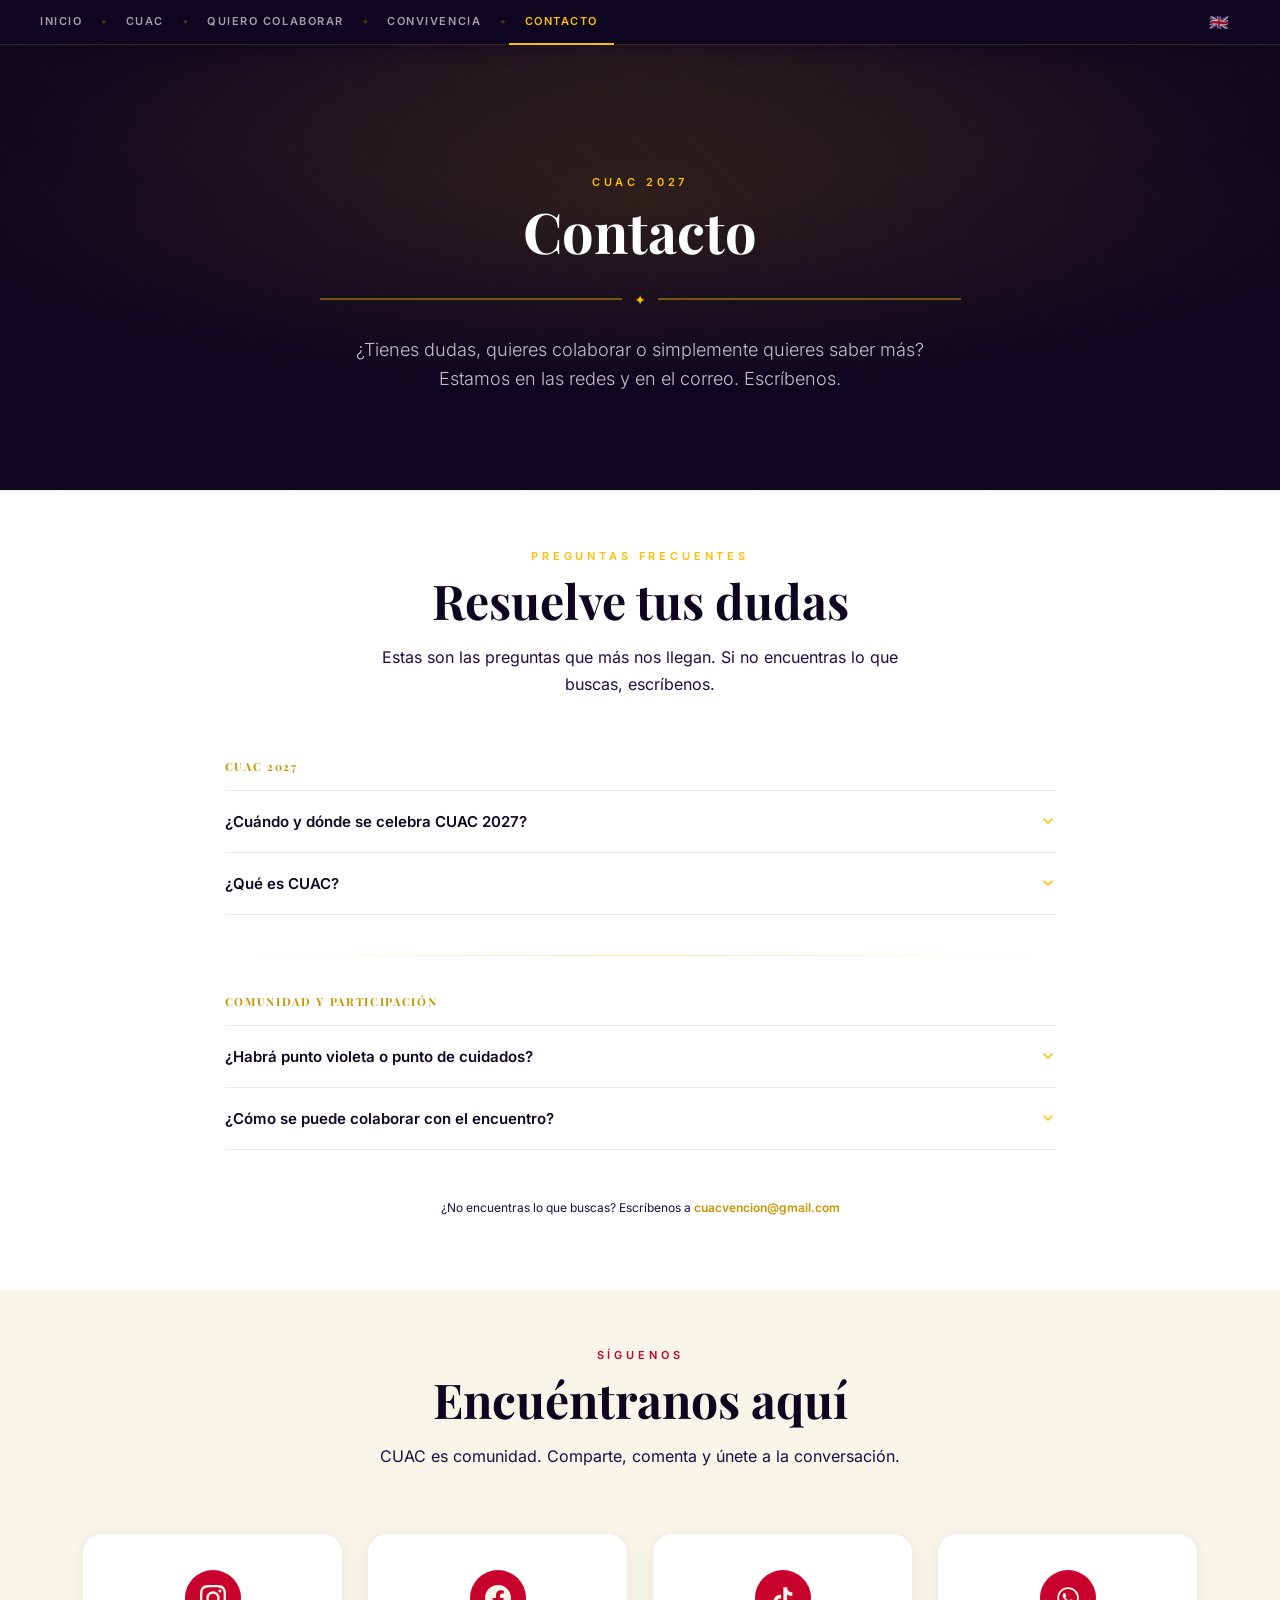
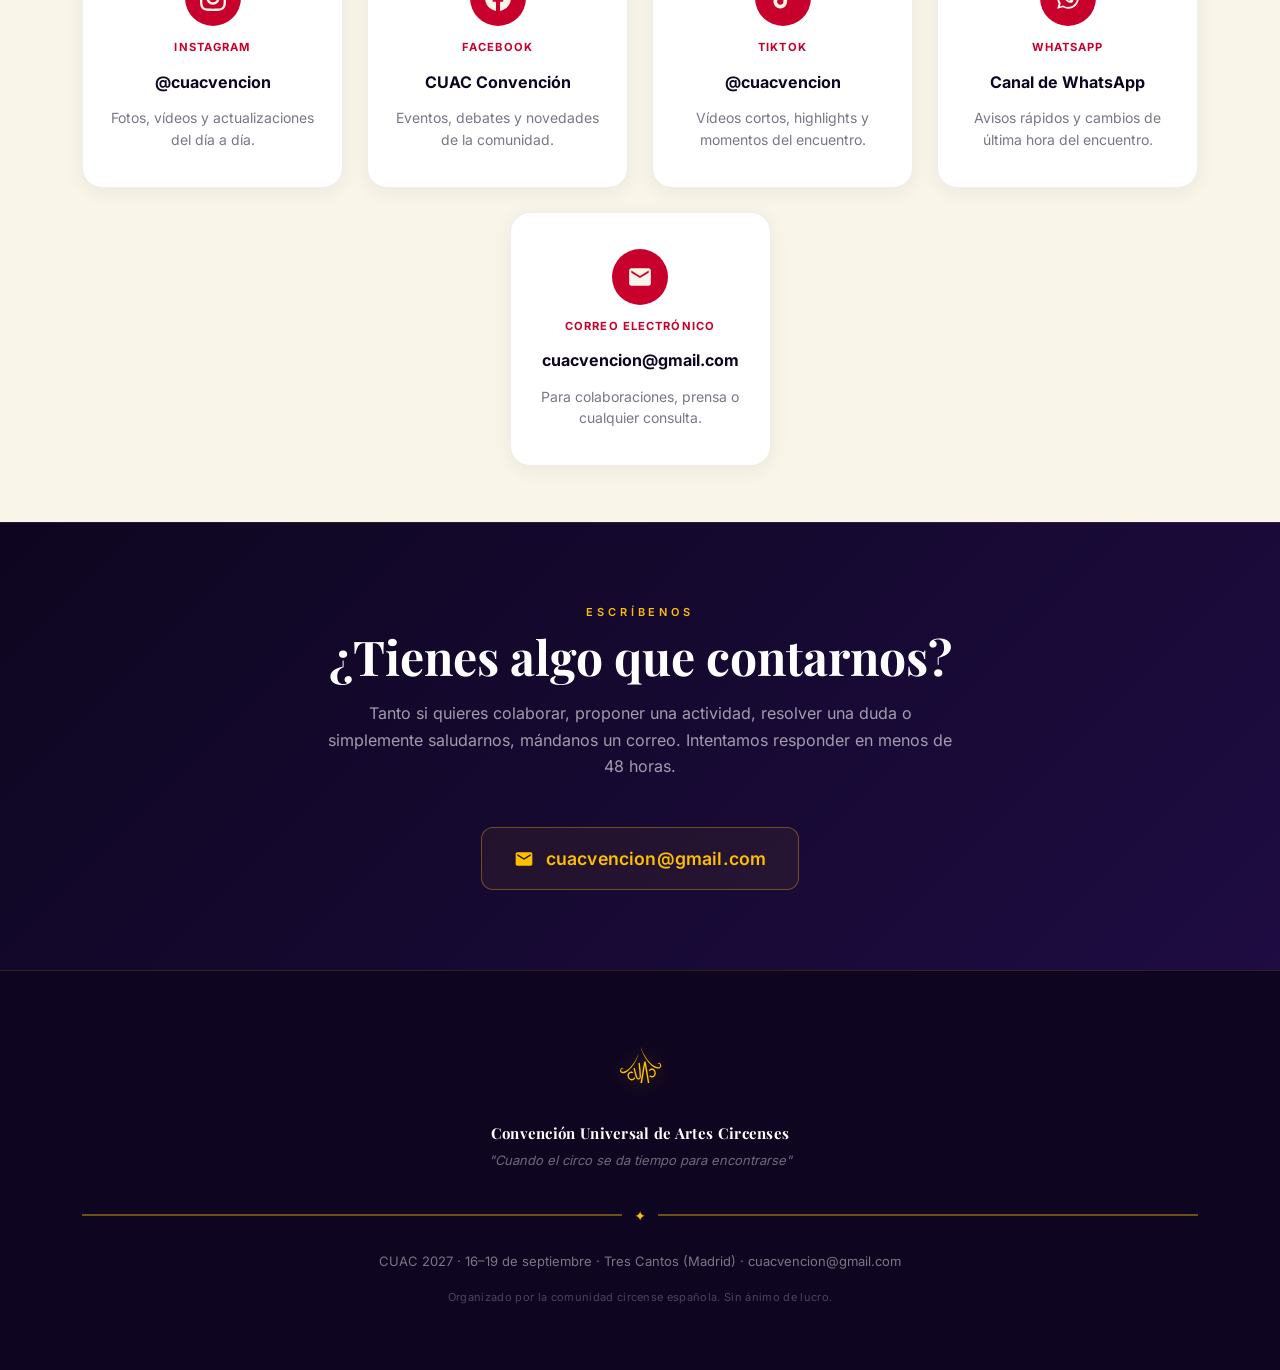
<file: contacto/index.html>
<!DOCTYPE html><html lang="es" data-beasties-container><head>
  <meta charset="utf-8">
  <title>Contacto CUAC 2027 | CUAC 2027</title>
  <base href="/">
  <meta name="viewport" content="width=device-width, initial-scale=1">
  <meta http-equiv="Cache-Control" content="no-cache, no-store, must-revalidate">
  <meta http-equiv="Pragma" content="no-cache">
  <meta http-equiv="Expires" content="0">
  <!-- SVG para navegadores modernos; ICO fallback para legacy -->
  <link rel="icon" type="image/svg+xml" href="favicon.svg">
  <link rel="icon" type="image/x-icon" href="favicon.ico">
  <link rel="apple-touch-icon" href="apple-touch-icon.png">

  <!-- Fuentes integradas localmente vía Fontsource (ver styles.scss) -->

  <!-- SEO: meta base (las páginas las sobreescriben dinámicamente) -->
  <meta name="description" content="Escríbenos por Instagram, Facebook, TikTok o email. El equipo de CUAC responderá en 48 h.">
  <meta property="og:site_name" content="CUAC — Convención Universal de Artes Circenses">
  <meta property="og:type" content="website">
  <meta property="og:locale" content="es_ES">
  <meta property="og:image" content="https://cuacvencion.org/img/og-image.jpg">
  <meta name="twitter:card" content="summary_large_image">
  <meta name="theme-color" content="#0E0620">
  <meta name="msvalidate.01" content="B6C88538EC0E203C6BC18D7203930585">

  <!-- Google tag (gtag.js) -->
  <script async src="https://www.googletagmanager.com/gtag/js?id=G-E0GTVYF3SX"></script>
  <script>
    window.dataLayer = window.dataLayer || [];
    function gtag(){dataLayer.push(arguments);}
    gtag('js', new Date());

    gtag('config', 'G-E0GTVYF3SX');
  </script>
<style>@font-face{font-family:Inter;font-style:normal;font-weight:300;font-display:swap;src:url(/fonts/inter-latin-300-normal.woff2) format("woff2");unicode-range:U+0000-00FF,U+0131,U+0152-0153,U+02BB-02BC,U+02C6,U+02DA,U+02DC,U+0304,U+0308,U+0329,U+2000-206F,U+20AC,U+2122,U+2191,U+2193,U+2212,U+2215,U+FEFF,U+FFFD}@font-face{font-family:Inter;font-style:normal;font-weight:400;font-display:swap;src:url(/fonts/inter-latin-400-normal.woff2) format("woff2");unicode-range:U+0000-00FF,U+0131,U+0152-0153,U+02BB-02BC,U+02C6,U+02DA,U+02DC,U+0304,U+0308,U+0329,U+2000-206F,U+20AC,U+2122,U+2191,U+2193,U+2212,U+2215,U+FEFF,U+FFFD}@font-face{font-family:Inter;font-style:normal;font-weight:500;font-display:swap;src:url(/fonts/inter-latin-500-normal.woff2) format("woff2");unicode-range:U+0000-00FF,U+0131,U+0152-0153,U+02BB-02BC,U+02C6,U+02DA,U+02DC,U+0304,U+0308,U+0329,U+2000-206F,U+20AC,U+2122,U+2191,U+2193,U+2212,U+2215,U+FEFF,U+FFFD}@font-face{font-family:Inter;font-style:normal;font-weight:600;font-display:swap;src:url(/fonts/inter-latin-600-normal.woff2) format("woff2");unicode-range:U+0000-00FF,U+0131,U+0152-0153,U+02BB-02BC,U+02C6,U+02DA,U+02DC,U+0304,U+0308,U+0329,U+2000-206F,U+20AC,U+2122,U+2191,U+2193,U+2212,U+2215,U+FEFF,U+FFFD}@font-face{font-family:Inter;font-style:normal;font-weight:700;font-display:swap;src:url(/fonts/inter-latin-700-normal.woff2) format("woff2");unicode-range:U+0000-00FF,U+0131,U+0152-0153,U+02BB-02BC,U+02C6,U+02DA,U+02DC,U+0304,U+0308,U+0329,U+2000-206F,U+20AC,U+2122,U+2191,U+2193,U+2212,U+2215,U+FEFF,U+FFFD}@font-face{font-family:Playfair Display;font-style:normal;font-weight:700;font-display:swap;src:url(/fonts/playfair-display-latin-700-normal.woff2) format("woff2");unicode-range:U+0000-00FF,U+0131,U+0152-0153,U+02BB-02BC,U+02C6,U+02DA,U+02DC,U+0304,U+0308,U+0329,U+2000-206F,U+20AC,U+2122,U+2191,U+2193,U+2212,U+2215,U+FEFF,U+FFFD}@font-face{font-family:Playfair Display;font-style:italic;font-weight:700;font-display:swap;src:url(/fonts/playfair-display-latin-700-italic.woff2) format("woff2");unicode-range:U+0000-00FF,U+0131,U+0152-0153,U+02BB-02BC,U+02C6,U+02DA,U+02DC,U+0304,U+0308,U+0329,U+2000-206F,U+20AC,U+2122,U+2191,U+2193,U+2212,U+2215,U+FEFF,U+FFFD}@font-face{font-family:Playfair Display;font-style:normal;font-weight:900;font-display:swap;src:url(/fonts/playfair-display-latin-900-normal.woff2) format("woff2");unicode-range:U+0000-00FF,U+0131,U+0152-0153,U+02BB-02BC,U+02C6,U+02DA,U+02DC,U+0304,U+0308,U+0329,U+2000-206F,U+20AC,U+2122,U+2191,U+2193,U+2212,U+2215,U+FEFF,U+FFFD}@font-face{font-family:Playfair Display;font-style:italic;font-weight:900;font-display:swap;src:url(/fonts/playfair-display-latin-900-italic.woff2) format("woff2");unicode-range:U+0000-00FF,U+0131,U+0152-0153,U+02BB-02BC,U+02C6,U+02DA,U+02DC,U+0304,U+0308,U+0329,U+2000-206F,U+20AC,U+2122,U+2191,U+2193,U+2212,U+2215,U+FEFF,U+FFFD}@font-face{font-family:Fira Code;font-style:normal;font-weight:400;font-display:swap;src:url(/fonts/fira-code-latin-400-normal.woff2) format("woff2");unicode-range:U+0000-00FF,U+0131,U+0152-0153,U+02BB-02BC,U+02C6,U+02DA,U+02DC,U+0304,U+0308,U+0329,U+2000-206F,U+20AC,U+2122,U+2191,U+2193,U+2212,U+2215,U+FEFF,U+FFFD}@font-face{font-family:Fira Code;font-style:normal;font-weight:500;font-display:swap;src:url(/fonts/fira-code-latin-500-normal.woff2) format("woff2");unicode-range:U+0000-00FF,U+0131,U+0152-0153,U+02BB-02BC,U+02C6,U+02DA,U+02DC,U+0304,U+0308,U+0329,U+2000-206F,U+20AC,U+2122,U+2191,U+2193,U+2212,U+2215,U+FEFF,U+FFFD}:root{--bs-blue: #0d6efd;--bs-indigo: #6610f2;--bs-purple: #6f42c1;--bs-pink: #d63384;--bs-red: #dc3545;--bs-orange: #fd7e14;--bs-yellow: #ffc107;--bs-green: #198754;--bs-teal: #20c997;--bs-cyan: #0dcaf0;--bs-black: #000;--bs-white: #fff;--bs-gray: #6c757d;--bs-gray-dark: #343a40;--bs-gray-100: #f8f9fa;--bs-gray-200: #e9ecef;--bs-gray-300: #dee2e6;--bs-gray-400: #ced4da;--bs-gray-500: #adb5bd;--bs-gray-600: #6c757d;--bs-gray-700: #495057;--bs-gray-800: #343a40;--bs-gray-900: #212529;--bs-primary: #FEBF00;--bs-secondary: #1E0C42;--bs-success: #2d8a4e;--bs-info: #4a90d9;--bs-warning: #C99400;--bs-danger: #C8002C;--bs-light: #FAF5E9;--bs-dark: #0E0620;--bs-gold: #FEBF00;--bs-midnight: #0E0620;--bs-purple: #1E0C42;--bs-crimson: #C8002C;--bs-cream: #FAF5E9;--bs-primary-rgb: 254, 191, 0;--bs-secondary-rgb: 30, 12, 66;--bs-success-rgb: 45, 138, 78;--bs-info-rgb: 74, 144, 217;--bs-warning-rgb: 201, 148, 0;--bs-danger-rgb: 200, 0, 44;--bs-light-rgb: 250, 245, 233;--bs-dark-rgb: 14, 6, 32;--bs-gold-rgb: 254, 191, 0;--bs-midnight-rgb: 14, 6, 32;--bs-purple-rgb: 30, 12, 66;--bs-crimson-rgb: 200, 0, 44;--bs-cream-rgb: 250, 245, 233;--bs-primary-text-emphasis: rgb(101.6, 76.4, 0);--bs-secondary-text-emphasis: rgb(12, 4.8, 26.4);--bs-success-text-emphasis: rgb(18, 55.2, 31.2);--bs-info-text-emphasis: rgb(29.6, 57.6, 86.8);--bs-warning-text-emphasis: rgb(80.4, 59.2, 0);--bs-danger-text-emphasis: rgb(80, 0, 17.6);--bs-light-text-emphasis: #495057;--bs-dark-text-emphasis: #495057;--bs-primary-bg-subtle: rgb(254.8, 242.2, 204);--bs-secondary-bg-subtle: rgb(210, 206.4, 217.2);--bs-success-bg-subtle: rgb(213, 231.6, 219.6);--bs-info-bg-subtle: rgb(218.8, 232.8, 247.4);--bs-warning-bg-subtle: rgb(244.2, 233.6, 204);--bs-danger-bg-subtle: rgb(244, 204, 212.8);--bs-light-bg-subtle: rgb(251.5, 252, 252.5);--bs-dark-bg-subtle: #ced4da;--bs-primary-border-subtle: rgb(254.6, 229.4, 153);--bs-secondary-border-subtle: rgb(165, 157.8, 179.4);--bs-success-border-subtle: rgb(171, 208.2, 184.2);--bs-info-border-subtle: rgb(182.6, 210.6, 239.8);--bs-warning-border-subtle: rgb(233.4, 212.2, 153);--bs-danger-border-subtle: rgb(233, 153, 170.6);--bs-light-border-subtle: #e9ecef;--bs-dark-border-subtle: #adb5bd;--bs-white-rgb: 255, 255, 255;--bs-black-rgb: 0, 0, 0;--bs-font-sans-serif: "Inter", system-ui, -apple-system, sans-serif;--bs-font-monospace: "Fira Code", "Courier New", monospace;--bs-gradient: linear-gradient(180deg, rgba(255, 255, 255, .15), rgba(255, 255, 255, 0));--bs-body-font-family: "Inter", system-ui, -apple-system, sans-serif;--bs-body-font-size: 1rem;--bs-body-font-weight: 400;--bs-body-line-height: 1.65;--bs-body-color: #0E0620;--bs-body-color-rgb: 14, 6, 32;--bs-body-bg: #FFFDF5;--bs-body-bg-rgb: 255, 253, 245;--bs-emphasis-color: #000;--bs-emphasis-color-rgb: 0, 0, 0;--bs-secondary-color: #6B6570;--bs-secondary-color-rgb: 107, 101, 112;--bs-secondary-bg: #e9ecef;--bs-secondary-bg-rgb: 233, 236, 239;--bs-tertiary-color: rgba(14, 6, 32, .5);--bs-tertiary-color-rgb: 14, 6, 32;--bs-tertiary-bg: #f8f9fa;--bs-tertiary-bg-rgb: 248, 249, 250;--bs-heading-color: #0E0620;--bs-link-color: #C99400;--bs-link-color-rgb: 201, 148, 0;--bs-link-decoration: none;--bs-link-hover-color: #C8002C;--bs-link-hover-color-rgb: 200, 0, 44;--bs-link-hover-decoration: underline;--bs-code-color: #d63384;--bs-highlight-color: #0E0620;--bs-highlight-bg: rgb(255, 242.6, 205.4);--bs-border-width: 1px;--bs-border-style: solid;--bs-border-color: #E8E3F0;--bs-border-color-translucent: rgba(0, 0, 0, .175);--bs-border-radius: .75rem;--bs-border-radius-sm: .5rem;--bs-border-radius-lg: 1rem;--bs-border-radius-xl: 1.25rem;--bs-border-radius-xxl: 1.5rem;--bs-border-radius-2xl: var(--bs-border-radius-xxl);--bs-border-radius-pill: 50rem;--bs-box-shadow: 0 4px 24px rgba(14, 6, 32, .08);--bs-box-shadow-sm: 0 2px 8px rgba(14, 6, 32, .06);--bs-box-shadow-lg: 0 8px 48px rgba(14, 6, 32, .14);--bs-box-shadow-inset: inset 0 1px 2px rgba(14, 6, 32, .08);--bs-focus-ring-width: .25rem;--bs-focus-ring-opacity: .25;--bs-focus-ring-color: rgba(254, 191, 0, .25);--bs-form-valid-color: #2d8a4e;--bs-form-valid-border-color: #2d8a4e;--bs-form-invalid-color: #C8002C;--bs-form-invalid-border-color: #C8002C}*,*:before,*:after{box-sizing:border-box}@media(prefers-reduced-motion:no-preference){:root{scroll-behavior:smooth}}body{margin:0;font-family:var(--bs-body-font-family);font-size:var(--bs-body-font-size);font-weight:var(--bs-body-font-weight);line-height:var(--bs-body-line-height);color:var(--bs-body-color);text-align:var(--bs-body-text-align);background-color:var(--bs-body-bg);-webkit-text-size-adjust:100%;-webkit-tap-highlight-color:rgba(0,0,0,0)}h3,h2,h1,.h1{margin-top:0;margin-bottom:.5rem;font-family:Playfair Display,Georgia,serif;font-weight:700;line-height:1.15;color:var(--bs-heading-color)}h1,.h1{font-size:clamp(2rem,5vw,3rem)}h2{font-size:clamp(1.5rem,3.5vw,2rem)}h3{font-size:calc(1.2625rem + .15vw)}@media(min-width:1200px){h3{font-size:1.375rem}}p{margin-top:0;margin-bottom:1rem}.small{font-size:.75rem}a{color:rgba(var(--bs-link-color-rgb),var(--bs-link-opacity, 1));text-decoration:none}a:hover{--bs-link-color-rgb: var(--bs-link-hover-color-rgb);text-decoration:underline}a:not([href]):not([class]),a:not([href]):not([class]):hover{color:inherit;text-decoration:none}svg{vertical-align:middle}button{border-radius:0}button:focus:not(:focus-visible){outline:0}button{margin:0;font-family:inherit;font-size:inherit;line-height:inherit}button{text-transform:none}button,[type=button]{-webkit-appearance:button}button:not(:disabled),[type=button]:not(:disabled){cursor:pointer}.lead{font-size:1.125rem;font-weight:300}.display-4{font-family:Playfair Display,Georgia,serif;font-weight:900;line-height:1.15;font-size:calc(1.475rem + 2.7vw)}@media(min-width:1200px){.display-4{font-size:3.5rem}}.container{--bs-gutter-x: 1.5rem;--bs-gutter-y: 0;width:100%;padding-right:calc(var(--bs-gutter-x) * .5);padding-left:calc(var(--bs-gutter-x) * .5);margin-right:auto;margin-left:auto}@media(min-width:576px){.container{max-width:540px}}@media(min-width:768px){.container{max-width:720px}}@media(min-width:992px){.container{max-width:960px}}@media(min-width:1200px){.container{max-width:1140px}}@media(min-width:1400px){.container{max-width:1320px}}:root{--bs-breakpoint-xs: 0;--bs-breakpoint-sm: 576px;--bs-breakpoint-md: 768px;--bs-breakpoint-lg: 992px;--bs-breakpoint-xl: 1200px;--bs-breakpoint-xxl: 1400px}.row{--bs-gutter-x: 1.5rem;--bs-gutter-y: 0;display:flex;flex-wrap:wrap;margin-top:calc(-1 * var(--bs-gutter-y));margin-right:calc(-.5 * var(--bs-gutter-x));margin-left:calc(-.5 * var(--bs-gutter-x))}.row>*{flex-shrink:0;width:100%;max-width:100%;padding-right:calc(var(--bs-gutter-x) * .5);padding-left:calc(var(--bs-gutter-x) * .5);margin-top:var(--bs-gutter-y)}.col-12{flex:0 0 auto;width:100%}.g-4{--bs-gutter-x: 1.5rem}.g-4{--bs-gutter-y: 1.5rem}@media(min-width:576px){.col-sm-6{flex:0 0 auto;width:50%}}@media(min-width:992px){.col-lg-3{flex:0 0 auto;width:25%}.col-lg-6{flex:0 0 auto;width:50%}.col-lg-7{flex:0 0 auto;width:58.33333333%}.col-lg-9{flex:0 0 auto;width:75%}}:root{--bs-btn-close-filter: }:root{--bs-carousel-indicator-active-bg: #fff;--bs-carousel-caption-color: #fff;--bs-carousel-control-icon-filter: }.d-none{display:none!important}.position-relative{position:relative!important}.justify-content-center{justify-content:center!important}.mx-auto{margin-right:auto!important;margin-left:auto!important}.my-4{margin-top:1.5rem!important;margin-bottom:1.5rem!important}.mt-2{margin-top:.5rem!important}.mt-5{margin-top:3rem!important}.mb-0{margin-bottom:0!important}.mb-1{margin-bottom:.25rem!important}.mb-3{margin-bottom:1rem!important}.mb-4{margin-bottom:1.5rem!important}.mb-5{margin-bottom:3rem!important}.fw-bold{font-weight:700!important}.text-center{text-align:center!important}.text-secondary{--bs-text-opacity: 1;color:rgba(var(--bs-secondary-rgb),var(--bs-text-opacity))!important}.text-white{--bs-text-opacity: 1;color:rgba(var(--bs-white-rgb),var(--bs-text-opacity))!important}.bg-cream{--bs-bg-opacity: 1;background-color:rgba(var(--bs-cream-rgb),var(--bs-bg-opacity))!important}.z-1{z-index:1!important}@media(min-width:768px){.d-md-block{display:block!important}.d-md-none{display:none!important}}.section-label{display:block;font-size:.6875rem;letter-spacing:.35em;text-transform:uppercase;font-weight:600;color:#febf00;margin-bottom:.5rem}.bg-cream{background-color:#faf5e9!important;color:#0e0620}.bg-cream .section-label{color:#c8002c}.star-divider{display:flex;align-items:center;gap:.75rem;color:#febf00;font-size:.875rem;margin:2rem 0}.star-divider:before,.star-divider:after{content:"";flex:1;height:1.5px;background:#febf00;opacity:.4}
</style><link rel="stylesheet" href="styles-PWF5VMW3.css" media="print" onload="this.media='all'"><noscript><link rel="stylesheet" href="styles-PWF5VMW3.css"></noscript><style ng-app-id="ng">.mobile-nav__bar[_ngcontent-ng-c1440157811]{position:fixed;top:0;left:0;right:0;z-index:1050;display:flex;align-items:center;justify-content:space-between;height:3rem;padding:0 1rem;background-color:#0e0620;border-bottom:1px solid rgba(254,191,0,.18);box-shadow:0 2px 12px #0e062099}.mobile-nav__brand[_ngcontent-ng-c1440157811]{font-family:Playfair Display,serif;font-weight:700;font-size:1.125rem;color:#febf00;text-decoration:none;letter-spacing:.04em}.mobile-nav__brand[_ngcontent-ng-c1440157811]:hover{color:#ffd84d}.mobile-nav__toggle[_ngcontent-ng-c1440157811]{display:flex;align-items:center;justify-content:center;width:2.25rem;height:2.25rem;padding:0;border:none;background:transparent;cursor:pointer;-webkit-tap-highlight-color:transparent}.mobile-nav__icon[_ngcontent-ng-c1440157811]{display:flex;flex-direction:column;justify-content:center;align-items:center;width:1.5rem;height:1.25rem;position:relative}.mobile-nav__icon[_ngcontent-ng-c1440157811]   span[_ngcontent-ng-c1440157811]{display:block;width:100%;height:2px;background-color:#febf00;border-radius:1px;transition:transform .3s ease,opacity .2s ease;position:absolute}.mobile-nav__icon[_ngcontent-ng-c1440157811]   span[_ngcontent-ng-c1440157811]:nth-child(1){top:0}.mobile-nav__icon[_ngcontent-ng-c1440157811]   span[_ngcontent-ng-c1440157811]:nth-child(2){top:50%;transform:translateY(-50%)}.mobile-nav__icon[_ngcontent-ng-c1440157811]   span[_ngcontent-ng-c1440157811]:nth-child(3){bottom:0}.mobile-nav__icon.is-open[_ngcontent-ng-c1440157811]   span[_ngcontent-ng-c1440157811]:nth-child(1){top:50%;transform:translateY(-50%) rotate(45deg)}.mobile-nav__icon.is-open[_ngcontent-ng-c1440157811]   span[_ngcontent-ng-c1440157811]:nth-child(2){opacity:0}.mobile-nav__icon.is-open[_ngcontent-ng-c1440157811]   span[_ngcontent-ng-c1440157811]:nth-child(3){bottom:auto;top:50%;transform:translateY(-50%) rotate(-45deg)}.mobile-nav__backdrop[_ngcontent-ng-c1440157811]{position:fixed;inset:0;z-index:1040;background:#0e0620b3;-webkit-backdrop-filter:blur(4px);backdrop-filter:blur(4px);animation:_ngcontent-ng-c1440157811_mobileNavFadeIn .25s ease}.mobile-nav__panel[_ngcontent-ng-c1440157811]{position:fixed;top:3rem;right:0;width:min(80vw,20rem);height:calc(100vh - 3rem - env(safe-area-inset-bottom,0px));z-index:1060;background-color:#0e0620;border-left:1px solid rgba(254,191,0,.15);display:flex;flex-direction:column;padding:1.5rem 0 calc(1.5rem + env(safe-area-inset-bottom,0px));box-sizing:border-box;overflow-y:auto;animation:_ngcontent-ng-c1440157811_mobileNavSlideIn .3s ease}.mobile-nav__list[_ngcontent-ng-c1440157811]{list-style:none;padding:0;margin:0;flex:1}.mobile-nav__link[_ngcontent-ng-c1440157811]{display:block;padding:.875rem 1.5rem;font-family:Inter,sans-serif;font-size:.8125rem;font-weight:600;letter-spacing:.12em;text-transform:uppercase;color:#fff9;text-decoration:none;border-left:3px solid transparent;transition:color .2s,border-color .2s,background-color .2s}.mobile-nav__link[_ngcontent-ng-c1440157811]:hover{color:#febf00;background-color:#febf000d}.mobile-nav__link.is-active[_ngcontent-ng-c1440157811]{color:#febf00;border-left-color:#febf00;background-color:#febf0014}.mobile-nav__footer[_ngcontent-ng-c1440157811]{display:flex;align-items:center;justify-content:space-between;padding:1rem 1.5rem 0;border-top:1px solid rgba(254,191,0,.12);margin-top:auto}.mobile-nav__tickets[_ngcontent-ng-c1440157811]{font-size:.6875rem!important;letter-spacing:.1em;padding:.35em 1.25em!important;border-radius:50rem!important;white-space:nowrap}@keyframes _ngcontent-ng-c1440157811_mobileNavFadeIn{0%{opacity:0}to{opacity:1}}@keyframes _ngcontent-ng-c1440157811_mobileNavSlideIn{0%{transform:translate(100%)}to{transform:translate(0)}}</style><style ng-app-id="ng">.py-section[_ngcontent-ng-c3043792999]{padding-top:3.5rem;padding-bottom:3.5rem}@media(max-width:767px){.py-section[_ngcontent-ng-c3043792999]{padding-top:2.25rem;padding-bottom:2.25rem}}.landing-subnav[_ngcontent-ng-c3043792999]{position:sticky;top:0;z-index:100;background-color:#0e0620;border-bottom:1px solid rgba(254,191,0,.18);box-shadow:0 2px 16px #0e06208c}.landing-subnav__inner[_ngcontent-ng-c3043792999]{display:flex;align-items:center;justify-content:center;flex-wrap:wrap;gap:0;min-height:2.75rem;padding:0 1.5rem}@media(max-width:575px){.landing-subnav__inner[_ngcontent-ng-c3043792999]{justify-content:flex-start;overflow-x:auto;flex-wrap:nowrap;padding:0 1rem;scrollbar-width:none}.landing-subnav__inner[_ngcontent-ng-c3043792999]::-webkit-scrollbar{display:none}}.landing-subnav__link[_ngcontent-ng-c3043792999]{display:inline-flex;align-items:center;height:2.75rem;padding:0 1rem;font-family:Inter,sans-serif;font-size:.6875rem;font-weight:600;letter-spacing:.14em;text-transform:uppercase;color:#ffffff9e;text-decoration:none;white-space:nowrap;transition:color .2s;border-bottom:2px solid transparent;margin-bottom:-1px}.landing-subnav__link[_ngcontent-ng-c3043792999]:hover, .landing-subnav__link.active[_ngcontent-ng-c3043792999], .landing-subnav__link--active[_ngcontent-ng-c3043792999]{color:#febf00;border-bottom-color:#febf00}.landing-subnav__sep[_ngcontent-ng-c3043792999]{color:#febf0040;font-size:.55rem;padding:0 .125rem;pointer-events:none;flex-shrink:0}.landing-subnav__sep--spacer[_ngcontent-ng-c3043792999]{flex:1;min-width:1rem}@media(max-width:575px){.landing-subnav__sep--spacer[_ngcontent-ng-c3043792999]{display:none}}.landing-subnav__btn[_ngcontent-ng-c3043792999]{flex-shrink:0;font-size:.6875rem!important;letter-spacing:.1em;padding:.3rem 1.1rem!important}.landing-footer[_ngcontent-ng-c3043792999]{background:#0e0620;border-top:1.5px solid rgba(254,191,0,.15);padding:4rem 0 3rem}.landing-footer__logo[_ngcontent-ng-c3043792999]{width:3.5rem;height:auto;aspect-ratio:200/250;color:#febf00;filter:drop-shadow(0 0 10px rgba(254,191,0,.3))}.landing-footer__brand[_ngcontent-ng-c3043792999]{font-family:Playfair Display,serif;font-size:.9375rem;font-weight:700;color:#fff;letter-spacing:.02em}.landing-footer__tagline[_ngcontent-ng-c3043792999]{font-style:italic;font-size:.8125rem;color:#fff6}.landing-footer__copy[_ngcontent-ng-c3043792999]{font-size:.8125rem;color:#ffffff73}.landing-footer__copy[_ngcontent-ng-c3043792999]   a[_ngcontent-ng-c3043792999]{color:#c99400;text-decoration:underline}.landing-footer__copy[_ngcontent-ng-c3043792999]   a[_ngcontent-ng-c3043792999]:hover{color:#febf00}.landing-footer__legal[_ngcontent-ng-c3043792999]{font-size:.6875rem;color:#ffffff40;letter-spacing:.03em}.contacto-hero[_ngcontent-ng-c3043792999]{padding:8rem 0 6rem;position:relative;overflow:hidden;background-color:#0e0620;background-image:radial-gradient(ellipse 80% 60% at 50% 35%,rgba(254,191,0,.12) 0%,transparent 70%),repeating-linear-gradient(45deg,transparent,transparent 40px,rgba(254,191,0,.025) 40px,rgba(254,191,0,.025) 41px);color:#fff}.contacto-hero__overlay[_ngcontent-ng-c3043792999]{position:absolute;inset:0;background:radial-gradient(ellipse 80% 60% at 50% 0%,rgba(254,191,0,.08) 0%,transparent 70%);pointer-events:none}.contacto-card[_ngcontent-ng-c3043792999]{display:flex;flex-direction:column;align-items:center;text-align:center;gap:.75rem;padding:2.25rem 1.5rem;border-radius:1.25rem;background:#fff;border:1.5px solid rgba(14,6,32,.07);box-shadow:0 4px 20px #0e06200f;text-decoration:none;color:#0e0620;height:100%;transition:border-color .2s,transform .2s,box-shadow .2s}.contacto-card[_ngcontent-ng-c3043792999]:hover, .contacto-card[_ngcontent-ng-c3043792999]:focus-visible{border-color:#febf00;transform:translateY(-4px);box-shadow:0 12px 32px #febf002e;color:#0e0620;text-decoration:none}.contacto-card__icon[_ngcontent-ng-c3043792999]{display:flex;align-items:center;justify-content:center;width:3.5rem;height:3.5rem;border-radius:50%;background:#c8002c;color:#faf5e9;flex-shrink:0}.contacto-card__net[_ngcontent-ng-c3043792999]{font-size:.7rem;font-weight:700;letter-spacing:.1em;text-transform:uppercase;color:#c8002c}.contacto-card__handle[_ngcontent-ng-c3043792999]{font-size:1rem;font-weight:700;color:#0e0620;word-break:break-all}.contacto-card__desc[_ngcontent-ng-c3043792999]{font-size:.875rem;line-height:1.55;color:#0e06208c;margin:0}.contacto-faq[_ngcontent-ng-c3043792999]{background:#fff;border-top:1px solid rgba(14,6,32,.06)}.faq-category__label[_ngcontent-ng-c3043792999]{font-size:.7rem;font-weight:700;letter-spacing:.15em;text-transform:uppercase;color:#c99400;margin-bottom:1rem}.faq-item[_ngcontent-ng-c3043792999]{border-bottom:1px solid rgba(14,6,32,.08)}.faq-item[_ngcontent-ng-c3043792999]:first-of-type{border-top:1px solid rgba(14,6,32,.08)}.faq-item__q[_ngcontent-ng-c3043792999]{display:flex;justify-content:space-between;align-items:center;width:100%;padding:1.25rem 0;background:none;border:none;text-align:left;font-size:.9375rem;font-weight:600;color:#0e0620;cursor:pointer;gap:1rem;line-height:1.4;transition:color .2s}.faq-item__q[_ngcontent-ng-c3043792999]:hover{color:#c99400}.faq-item__chevron[_ngcontent-ng-c3043792999]{display:flex;align-items:center;flex-shrink:0;color:#febf00;transition:transform .25s ease-in-out}.faq-item__a[_ngcontent-ng-c3043792999]{display:grid;grid-template-rows:0fr;transition:grid-template-rows .3s ease}.faq-item__a[_ngcontent-ng-c3043792999] > p[_ngcontent-ng-c3043792999]{overflow:hidden;padding-bottom:0;font-size:.9375rem;line-height:1.7;color:#0e062099;margin:0;transition:padding-bottom .3s ease}.faq-item--open[_ngcontent-ng-c3043792999]   .faq-item__q[_ngcontent-ng-c3043792999]{color:#c99400}.faq-item--open[_ngcontent-ng-c3043792999]   .faq-item__chevron[_ngcontent-ng-c3043792999]{transform:rotate(180deg)}.faq-item--open[_ngcontent-ng-c3043792999]   .faq-item__a[_ngcontent-ng-c3043792999]{grid-template-rows:1fr}.faq-item--open[_ngcontent-ng-c3043792999]   .faq-item__a[_ngcontent-ng-c3043792999] > p[_ngcontent-ng-c3043792999]{padding-bottom:1.25rem}.faq-divider[_ngcontent-ng-c3043792999]{height:1px;background:linear-gradient(90deg,transparent,rgba(254,191,0,.35) 50%,transparent);margin:2.5rem 0}.faq-still__link[_ngcontent-ng-c3043792999]{color:#c99400;font-weight:600;text-decoration:none}.faq-still__link[_ngcontent-ng-c3043792999]:hover{text-decoration:underline}.contacto-email[_ngcontent-ng-c3043792999]{padding:5rem 0;background:linear-gradient(135deg,#0e0620,#1e0c42);border-top:1px solid rgba(254,191,0,.1)}.contacto-email__box[_ngcontent-ng-c3043792999]{display:inline-flex;align-items:center;gap:.75rem;padding:1rem 2rem;border:1px solid rgba(254,191,0,.35);border-radius:.75rem;background:#febf000f;color:#febf00;font-size:1.1rem;font-weight:600;letter-spacing:.01em;text-decoration:none;transition:background .2s,border-color .2s}.contacto-email__box[_ngcontent-ng-c3043792999]:hover{background:#febf0024;border-color:#febf00;text-decoration:none;color:#febf00}.contacto-email__box[_ngcontent-ng-c3043792999]   svg[_ngcontent-ng-c3043792999]{flex-shrink:0}</style><style ng-app-id="ng">.lang-switcher[_ngcontent-ng-c398097286]{display:inline-flex;align-items:center;gap:.3rem;background:none;border:none;padding:.2rem .4rem;border-radius:4px;cursor:pointer;color:inherit;opacity:.72;transition:opacity .2s;flex-shrink:0}.lang-switcher[_ngcontent-ng-c398097286]:hover{opacity:1}.lang-switcher__flag[_ngcontent-ng-c398097286]{font-size:1rem;line-height:1}.lang-switcher__code[_ngcontent-ng-c398097286]{font-size:.625rem;font-weight:700;letter-spacing:.1em;text-transform:uppercase}</style><script id="jsonld-organization" type="application/ld+json">{"@context":"https://schema.org","@type":"Organization","name":"CUAC — Convención Universal de Artes Circenses","url":"https://cuacvencion.org","logo":"https://cuacvencion.org/img/logo.png","email":"cuacvencion@gmail.com","sameAs":["https://www.instagram.com/cuacvencion","https://www.facebook.com/profile.php?id=61572730027794","https://www.tiktok.com/@cuacvencion"]}</script><meta property="og:title" content="Contacto CUAC 2027 | CUAC 2027"><meta property="og:description" content="Escríbenos por Instagram, Facebook, TikTok o email. El equipo de CUAC responderá en 48 h."><meta property="og:url" content="https://cuacvencion.org/contacto"><meta name="twitter:title" content="Contacto CUAC 2027 | CUAC 2027"><meta name="twitter:description" content="Escríbenos por Instagram, Facebook, TikTok o email. El equipo de CUAC responderá en 48 h."><meta name="twitter:image" content="https://cuacvencion.org/img/og-image.jpg"><link rel="canonical" href="https://cuacvencion.org/contacto"></head>
<body>
  <app-root ng-version="21.2.14" ng-server-context="ssg"><app-mobile-nav _nghost-ng-c1440157811><div _ngcontent-ng-c1440157811 class="mobile-nav d-md-none"><div _ngcontent-ng-c1440157811 class="mobile-nav__bar"><a _ngcontent-ng-c1440157811 routerlink="/" class="mobile-nav__brand" href="/">CUAC</a><button _ngcontent-ng-c1440157811 type="button" aria-label="Toggle navigation" class="mobile-nav__toggle" aria-expanded="false"><span _ngcontent-ng-c1440157811 class="mobile-nav__icon"><span _ngcontent-ng-c1440157811></span><span _ngcontent-ng-c1440157811></span><span _ngcontent-ng-c1440157811></span></span></button></div><!----></div></app-mobile-nav><main><router-outlet></router-outlet><app-contacto _nghost-ng-c3043792999><nav _ngcontent-ng-c3043792999 class="landing-subnav d-none d-md-block" aria-label="subnav.ariaLabel"><div _ngcontent-ng-c3043792999 class="landing-subnav__inner"><a _ngcontent-ng-c3043792999 routerlink="/" class="landing-subnav__link" href="/">subnav.home</a><span _ngcontent-ng-c3043792999 aria-hidden="true" class="landing-subnav__sep">✦</span><a _ngcontent-ng-c3043792999 routerlink="/cuac" class="landing-subnav__link" href="/cuac">CUAC</a><span _ngcontent-ng-c3043792999 aria-hidden="true" class="landing-subnav__sep">✦</span><a _ngcontent-ng-c3043792999 routerlink="/colaborar" class="landing-subnav__link" href="/colaborar">subnav.collaborate</a><span _ngcontent-ng-c3043792999 aria-hidden="true" class="landing-subnav__sep">✦</span><a _ngcontent-ng-c3043792999 routerlink="/convivencia" class="landing-subnav__link" href="/convivencia">subnav.coexistence</a><span _ngcontent-ng-c3043792999 aria-hidden="true" class="landing-subnav__sep">✦</span><a _ngcontent-ng-c3043792999 routerlink="/contacto" class="landing-subnav__link landing-subnav__link--active" href="/contacto">subnav.contact</a><span _ngcontent-ng-c3043792999 aria-hidden="true" class="landing-subnav__sep landing-subnav__sep--spacer"></span><app-language-switcher _ngcontent-ng-c3043792999 class="landing-subnav__lang" _nghost-ng-c398097286><button _ngcontent-ng-c398097286 type="button" class="lang-switcher" aria-label="Switch to English"><span _ngcontent-ng-c398097286 aria-hidden="true" class="lang-switcher__flag">🇬🇧</span><span _ngcontent-ng-c398097286 aria-hidden="true" class="lang-switcher__code">EN</span></button></app-language-switcher></div></nav><section _ngcontent-ng-c3043792999 class="contacto-hero"><div _ngcontent-ng-c3043792999 aria-hidden="true" class="contacto-hero__overlay"></div><div _ngcontent-ng-c3043792999 class="container position-relative z-1"><div _ngcontent-ng-c3043792999 class="row justify-content-center text-center"><div _ngcontent-ng-c3043792999 class="col-lg-7"><span _ngcontent-ng-c3043792999 class="section-label">contacto.hero.section</span><h1 _ngcontent-ng-c3043792999 class="display-4 fw-bold text-white mt-2 mb-3">contacto.hero.title</h1><div _ngcontent-ng-c3043792999 aria-hidden="true" class="star-divider star-divider--center my-4">✦</div><p _ngcontent-ng-c3043792999 class="lead mb-0" style="color: rgba(255,255,255,.75);"> contacto.hero.desc </p></div></div></div></section><section _ngcontent-ng-c3043792999 id="faq" aria-labelledby="faq-heading" class="py-section contacto-faq"><div _ngcontent-ng-c3043792999 class="container"><div _ngcontent-ng-c3043792999 class="row justify-content-center mb-5"><div _ngcontent-ng-c3043792999 class="col-lg-6 text-center"><span _ngcontent-ng-c3043792999 class="section-label">contacto.faq.section</span><h2 _ngcontent-ng-c3043792999 id="faq-heading" class="h1 fw-bold mb-3">contacto.faq.title</h2><p _ngcontent-ng-c3043792999 class="text-secondary">contacto.faq.desc</p></div></div><div _ngcontent-ng-c3043792999 class="row justify-content-center"><div _ngcontent-ng-c3043792999 class="col-lg-9"><div _ngcontent-ng-c3043792999 class="faq-category"><h3 _ngcontent-ng-c3043792999 class="faq-category__label">contacto.faq.event.label</h3><div _ngcontent-ng-c3043792999 class="faq-item"><button _ngcontent-ng-c3043792999 type="button" class="faq-item__q" aria-expanded="false" aria-controls="faq-0-0"><span _ngcontent-ng-c3043792999>contacto.faq.event.dates.q</span><span _ngcontent-ng-c3043792999 aria-hidden="true" class="faq-item__chevron"><svg _ngcontent-ng-c3043792999="" xmlns="http://www.w3.org/2000/svg" width="16" height="16" viewBox="0 0 24 24" fill="none" stroke="currentColor" stroke-width="2.5" stroke-linecap="round" stroke-linejoin="round"><polyline _ngcontent-ng-c3043792999="" points="6 9 12 15 18 9"/></svg></span></button><div _ngcontent-ng-c3043792999 role="region" class="faq-item__a" id="faq-0-0"><p _ngcontent-ng-c3043792999>contacto.faq.event.dates.a</p></div></div><div _ngcontent-ng-c3043792999 class="faq-item"><button _ngcontent-ng-c3043792999 type="button" class="faq-item__q" aria-expanded="false" aria-controls="faq-0-1"><span _ngcontent-ng-c3043792999>contacto.faq.event.about.q</span><span _ngcontent-ng-c3043792999 aria-hidden="true" class="faq-item__chevron"><svg _ngcontent-ng-c3043792999="" xmlns="http://www.w3.org/2000/svg" width="16" height="16" viewBox="0 0 24 24" fill="none" stroke="currentColor" stroke-width="2.5" stroke-linecap="round" stroke-linejoin="round"><polyline _ngcontent-ng-c3043792999="" points="6 9 12 15 18 9"/></svg></span></button><div _ngcontent-ng-c3043792999 role="region" class="faq-item__a" id="faq-0-1"><p _ngcontent-ng-c3043792999>contacto.faq.event.about.a</p></div></div><!----></div><div _ngcontent-ng-c3043792999 aria-hidden="true" class="faq-divider"></div><!----><div _ngcontent-ng-c3043792999 class="faq-category"><h3 _ngcontent-ng-c3043792999 class="faq-category__label">contacto.faq.participate.label</h3><div _ngcontent-ng-c3043792999 class="faq-item"><button _ngcontent-ng-c3043792999 type="button" class="faq-item__q" aria-expanded="false" aria-controls="faq-1-0"><span _ngcontent-ng-c3043792999>contacto.faq.cat5.q4</span><span _ngcontent-ng-c3043792999 aria-hidden="true" class="faq-item__chevron"><svg _ngcontent-ng-c3043792999="" xmlns="http://www.w3.org/2000/svg" width="16" height="16" viewBox="0 0 24 24" fill="none" stroke="currentColor" stroke-width="2.5" stroke-linecap="round" stroke-linejoin="round"><polyline _ngcontent-ng-c3043792999="" points="6 9 12 15 18 9"/></svg></span></button><div _ngcontent-ng-c3043792999 role="region" class="faq-item__a" id="faq-1-0"><p _ngcontent-ng-c3043792999>contacto.faq.cat5.a4</p></div></div><div _ngcontent-ng-c3043792999 class="faq-item"><button _ngcontent-ng-c3043792999 type="button" class="faq-item__q" aria-expanded="false" aria-controls="faq-1-1"><span _ngcontent-ng-c3043792999>contacto.faq.cat6.q4</span><span _ngcontent-ng-c3043792999 aria-hidden="true" class="faq-item__chevron"><svg _ngcontent-ng-c3043792999="" xmlns="http://www.w3.org/2000/svg" width="16" height="16" viewBox="0 0 24 24" fill="none" stroke="currentColor" stroke-width="2.5" stroke-linecap="round" stroke-linejoin="round"><polyline _ngcontent-ng-c3043792999="" points="6 9 12 15 18 9"/></svg></span></button><div _ngcontent-ng-c3043792999 role="region" class="faq-item__a" id="faq-1-1"><p _ngcontent-ng-c3043792999>contacto.faq.cat6.a4</p></div></div><!----></div><!----><!----></div></div><div _ngcontent-ng-c3043792999 class="text-center mt-5"><p _ngcontent-ng-c3043792999 class="text-secondary small"> contacto.faq.stillQuestions <a _ngcontent-ng-c3043792999 href="mailto:cuacvencion@gmail.com" class="faq-still__link">cuacvencion@gmail.com</a></p></div></div></section><section _ngcontent-ng-c3043792999 class="py-section bg-cream"><div _ngcontent-ng-c3043792999 class="container"><div _ngcontent-ng-c3043792999 class="row justify-content-center mb-5"><div _ngcontent-ng-c3043792999 class="col-lg-6 text-center"><span _ngcontent-ng-c3043792999 class="section-label">contacto.channels.section</span><h2 _ngcontent-ng-c3043792999 class="h1 fw-bold mb-3">contacto.channels.title</h2><p _ngcontent-ng-c3043792999 class="text-secondary"> contacto.channels.desc </p></div></div><div _ngcontent-ng-c3043792999 class="row g-4 justify-content-center"><div _ngcontent-ng-c3043792999 class="col-12 col-sm-6 col-lg-3"><a _ngcontent-ng-c3043792999 href="https://www.instagram.com/cuacvencion" target="_blank" rel="noopener" class="contacto-card" aria-label="contacto.channels.instagram.ariaLabel"><span _ngcontent-ng-c3043792999 class="contacto-card__icon"><svg _ngcontent-ng-c3043792999="" xmlns="http://www.w3.org/2000/svg" viewBox="0 0 24 24" fill="currentColor" width="26" height="26" aria-hidden="true"><path _ngcontent-ng-c3043792999="" d="M12 2.163c3.204 0 3.584.012 4.85.07 3.252.148 4.771 1.691 4.919 4.919.058 1.265.069 1.645.069 4.849 0 3.205-.012 3.584-.069 4.849-.149 3.225-1.664 4.771-4.919 4.919-1.266.058-1.644.07-4.85.07-3.204 0-3.584-.012-4.849-.07-3.26-.149-4.771-1.699-4.919-4.92-.058-1.265-.07-1.644-.07-4.849 0-3.204.013-3.583.07-4.849.149-3.227 1.664-4.771 4.919-4.919 1.266-.057 1.645-.069 4.849-.069zm0-2.163c-3.259 0-3.667.014-4.947.072-4.358.2-6.78 2.618-6.98 6.98-.059 1.281-.073 1.689-.073 4.948 0 3.259.014 3.668.072 4.948.2 4.358 2.618 6.78 6.98 6.98 1.281.058 1.689.072 4.948.072 3.259 0 3.668-.014 4.948-.072 4.354-.2 6.782-2.618 6.979-6.98.059-1.28.073-1.689.073-4.948 0-3.259-.014-3.667-.072-4.947-.196-4.354-2.617-6.78-6.979-6.98-1.281-.059-1.69-.073-4.949-.073zm0 5.838c-3.403 0-6.162 2.759-6.162 6.162s2.759 6.163 6.162 6.163 6.162-2.759 6.162-6.163c0-3.403-2.759-6.162-6.162-6.162zm0 10.162c-2.209 0-4-1.79-4-4 0-2.209 1.791-4 4-4s4 1.791 4 4c0 2.21-1.791 4-4 4zm6.406-11.845c-.796 0-1.441.645-1.441 1.44s.645 1.44 1.441 1.44c.795 0 1.439-.645 1.439-1.44s-.644-1.44-1.439-1.44z"/></svg></span><span _ngcontent-ng-c3043792999 class="contacto-card__net">Instagram</span><span _ngcontent-ng-c3043792999 class="contacto-card__handle">@cuacvencion</span><p _ngcontent-ng-c3043792999 class="contacto-card__desc">contacto.channels.instagram.desc</p></a></div><div _ngcontent-ng-c3043792999 class="col-12 col-sm-6 col-lg-3"><a _ngcontent-ng-c3043792999 href="https://www.facebook.com/profile.php?id=61572730027794" target="_blank" rel="noopener" class="contacto-card" aria-label="contacto.channels.facebook.ariaLabel"><span _ngcontent-ng-c3043792999 class="contacto-card__icon"><svg _ngcontent-ng-c3043792999="" xmlns="http://www.w3.org/2000/svg" viewBox="0 0 24 24" fill="currentColor" width="26" height="26" aria-hidden="true"><path _ngcontent-ng-c3043792999="" d="M24 12.073c0-6.627-5.373-12-12-12s-12 5.373-12 12c0 5.99 4.388 10.954 10.125 11.854v-8.385H7.078v-3.47h3.047V9.43c0-3.007 1.792-4.669 4.533-4.669 1.312 0 2.686.235 2.686.235v2.953H15.83c-1.491 0-1.956.925-1.956 1.874v2.25h3.328l-.532 3.47h-2.796v8.385C19.612 23.027 24 18.062 24 12.073z"/></svg></span><span _ngcontent-ng-c3043792999 class="contacto-card__net">Facebook</span><span _ngcontent-ng-c3043792999 class="contacto-card__handle">CUAC Convención</span><p _ngcontent-ng-c3043792999 class="contacto-card__desc">contacto.channels.facebook.desc</p></a></div><div _ngcontent-ng-c3043792999 class="col-12 col-sm-6 col-lg-3"><a _ngcontent-ng-c3043792999 href="https://www.tiktok.com/@cuacvencion" target="_blank" rel="noopener" class="contacto-card" aria-label="contacto.channels.tiktok.ariaLabel"><span _ngcontent-ng-c3043792999 class="contacto-card__icon"><svg _ngcontent-ng-c3043792999="" xmlns="http://www.w3.org/2000/svg" viewBox="0 0 24 24" fill="currentColor" width="26" height="26" aria-hidden="true"><path _ngcontent-ng-c3043792999="" d="M19.59 6.69a4.83 4.83 0 0 1-3.77-4.25V2h-3.45v13.67a2.89 2.89 0 0 1-2.88 2.5 2.89 2.89 0 0 1-2.89-2.89 2.89 2.89 0 0 1 2.89-2.89c.28 0 .54.04.79.1V9.01a6.33 6.33 0 0 0-.79-.05 6.34 6.34 0 0 0-6.34 6.34 6.34 6.34 0 0 0 6.34 6.34 6.34 6.34 0 0 0 6.33-6.34V8.69a8.18 8.18 0 0 0 4.78 1.52V6.75a4.85 4.85 0 0 1-1.01-.06z"/></svg></span><span _ngcontent-ng-c3043792999 class="contacto-card__net">TikTok</span><span _ngcontent-ng-c3043792999 class="contacto-card__handle">@cuacvencion</span><p _ngcontent-ng-c3043792999 class="contacto-card__desc">contacto.channels.tiktok.desc</p></a></div><div _ngcontent-ng-c3043792999 class="col-12 col-sm-6 col-lg-3"><a _ngcontent-ng-c3043792999 href="https://whatsapp.com/channel/0029Vb6ljwwLo4hm9ovNRJ35" target="_blank" rel="noopener" class="contacto-card" aria-label="contacto.channels.whatsapp.ariaLabel"><span _ngcontent-ng-c3043792999 class="contacto-card__icon"><svg _ngcontent-ng-c3043792999="" xmlns="http://www.w3.org/2000/svg" viewBox="0 0 24 24" fill="currentColor" width="26" height="26" aria-hidden="true"><path _ngcontent-ng-c3043792999="" d="M19.11 4.93A9.94 9.94 0 0 0 12.05 2C6.53 2 2.05 6.48 2.05 12c0 1.76.46 3.48 1.34 5L2 22l5.15-1.35A9.94 9.94 0 0 0 12.05 22c5.52 0 10-4.48 10-10a9.93 9.93 0 0 0-2.94-7.07ZM12.05 20.3a8.24 8.24 0 0 1-4.2-1.15l-.3-.18-3.06.8.82-2.98-.2-.31A8.25 8.25 0 0 1 3.75 12c0-4.58 3.72-8.3 8.3-8.3 2.22 0 4.31.87 5.88 2.43A8.26 8.26 0 0 1 20.35 12c0 4.58-3.72 8.3-8.3 8.3Zm4.55-6.23c-.25-.12-1.49-.73-1.72-.81-.23-.08-.4-.12-.56.12-.16.23-.64.81-.78.98-.14.16-.28.19-.53.06-.25-.12-1.04-.38-1.98-1.21-.73-.65-1.22-1.45-1.37-1.69-.14-.25-.02-.38.11-.5.12-.12.25-.31.37-.46.12-.14.16-.25.25-.41.08-.16.04-.31-.02-.44-.06-.12-.56-1.35-.77-1.85-.2-.48-.41-.42-.56-.43h-.48c-.16 0-.42.06-.64.31s-.84.82-.84 2 .86 2.33.98 2.49c.12.16 1.69 2.58 4.1 3.61.57.25 1.02.4 1.37.51.58.18 1.1.15 1.52.09.46-.07 1.49-.61 1.7-1.2.21-.59.21-1.09.14-1.2-.06-.1-.23-.16-.48-.28Z"/></svg></span><span _ngcontent-ng-c3043792999 class="contacto-card__net">WhatsApp</span><span _ngcontent-ng-c3043792999 class="contacto-card__handle">contacto.channels.whatsapp.handle</span><p _ngcontent-ng-c3043792999 class="contacto-card__desc">contacto.channels.whatsapp.desc</p></a></div><div _ngcontent-ng-c3043792999 class="col-12 col-sm-6 col-lg-3"><a _ngcontent-ng-c3043792999 href="mailto:cuacvencion@gmail.com" class="contacto-card" aria-label="contacto.channels.email.ariaLabel"><span _ngcontent-ng-c3043792999 class="contacto-card__icon"><svg _ngcontent-ng-c3043792999="" xmlns="http://www.w3.org/2000/svg" viewBox="0 0 24 24" fill="currentColor" width="26" height="26" aria-hidden="true"><path _ngcontent-ng-c3043792999="" d="M20 4H4c-1.1 0-2 .9-2 2v12c0 1.1.9 2 2 2h16c1.1 0 2-.9 2-2V6c0-1.1-.9-2-2-2zm0 4-8 5-8-5V6l8 5 8-5v2z"/></svg></span><span _ngcontent-ng-c3043792999 class="contacto-card__net">contacto.channels.email.net</span><span _ngcontent-ng-c3043792999 class="contacto-card__handle">cuacvencion@gmail.com</span><p _ngcontent-ng-c3043792999 class="contacto-card__desc">contacto.channels.email.desc</p></a></div></div></div></section><section _ngcontent-ng-c3043792999 class="contacto-email text-center"><div _ngcontent-ng-c3043792999 class="container"><div _ngcontent-ng-c3043792999 class="row justify-content-center"><div _ngcontent-ng-c3043792999 class="col-lg-7"><span _ngcontent-ng-c3043792999 class="section-label">contacto.cta.section</span><h2 _ngcontent-ng-c3043792999 class="h1 fw-bold text-white mb-3">contacto.cta.title</h2><p _ngcontent-ng-c3043792999 class="mb-5" style="color: rgba(255,255,255,.6);"> contacto.cta.body </p><a _ngcontent-ng-c3043792999 href="mailto:cuacvencion@gmail.com" class="contacto-email__box"><svg _ngcontent-ng-c3043792999="" xmlns="http://www.w3.org/2000/svg" viewBox="0 0 24 24" fill="currentColor" width="20" height="20" aria-hidden="true"><path _ngcontent-ng-c3043792999="" d="M20 4H4c-1.1 0-2 .9-2 2v12c0 1.1.9 2 2 2h16c1.1 0 2-.9 2-2V6c0-1.1-.9-2-2-2zm0 4-8 5-8-5V6l8 5 8-5v2z"/></svg> cuacvencion@gmail.com </a></div></div></div></section><footer _ngcontent-ng-c3043792999 class="landing-footer"><div _ngcontent-ng-c3043792999 class="container text-center"><div _ngcontent-ng-c3043792999 aria-label="Logo CUAC" class="landing-footer__logo mx-auto mb-3"><svg _ngcontent-ng-c3043792999="" viewBox="0 0 200 250" width="100%" height="100%" aria-hidden="true"><use _ngcontent-ng-c3043792999="" href="#cuac-mark"/></svg></div><p _ngcontent-ng-c3043792999 class="landing-footer__brand mb-1">common.brandName</p><p _ngcontent-ng-c3043792999 class="landing-footer__tagline mb-4">common.tagline</p><div _ngcontent-ng-c3043792999 aria-hidden="true" class="star-divider star-divider--center mb-4">✦</div><p _ngcontent-ng-c3043792999 class="landing-footer__copy">common.footer.copy</p><p _ngcontent-ng-c3043792999 class="landing-footer__legal mt-2">common.footer.legal</p></div></footer><svg _ngcontent-ng-c3043792999="" xmlns="http://www.w3.org/2000/svg" aria-hidden="true" style="display: none;"><defs _ngcontent-ng-c3043792999=""><symbol _ngcontent-ng-c3043792999="" id="cuac-mark" viewBox="2.5 40 200 250"><path _ngcontent-ng-c3043792999="" fill="currentColor" d="m 104.18474,211.60712 c 0.0263,-0.12806 2.81161,-16.34914 6.18949,-36.04684 3.63084,-21.17279 6.24736,-36.21204 6.40028,-36.78766 0.47099,-1.77275 1.06903,-3.01555 1.84926,-3.84299 0.55867,-0.59248 0.98497,-0.80928 1.59624,-0.81182 0.71389,-0.003 1.32855,0.3878 1.91833,1.21954 0.65568,0.92467 1.21582,2.24981 1.57736,3.7316 0.17425,0.71418 12.52327,72.30519 12.52327,72.6012 0,0.17 -0.0341,0.17179 -2.85436,0.14976 l -2.85437,-0.0223 -5.16753,-31.55554 c -2.84215,-17.35553 -5.18976,-31.52873 -5.21693,-31.49598 -0.0272,0.0327 -2.34545,14.15653 -5.15176,31.38619 -2.8063,17.22967 -5.12195,31.4124 -5.14589,31.51717 l -0.0435,0.1905 h -2.83388 -2.83388 z m -32.715766,-9.51416 c -3.375213,-0.38815 -6.840349,-2.40928 -9.288674,-5.41786 -1.972289,-2.42361 -3.468203,-5.73768 -4.098311,-9.07947 -0.255413,-1.35458 -0.315958,-3.97626 -0.122499,-5.30435 0.841734,-5.77847 4.453485,-9.88584 9.903208,-11.26219 3.02052,-0.76284 5.961602,-0.4015 8.653163,1.06312 0.377606,0.20547 0.770576,0.44162 0.873263,0.52477 l 0.186706,0.15119 -0.782378,2.11572 c -0.430308,1.16365 -0.794065,2.13097 -0.808347,2.14959 -0.01429,0.0186 -0.417132,-0.16014 -0.895218,-0.39726 -3.009538,-1.49269 -5.91312,-1.33497 -8.644927,0.46958 -3.435136,2.26915 -4.666676,7.02893 -3.063507,11.84014 1.766432,5.3012 5.999244,8.5905 10.419032,8.0966 3.290591,-0.36771 5.91121,-2.43026 7.014715,-5.5209 0.148479,-0.41585 0.292489,-0.77862 0.320019,-0.80615 0.03517,-0.0352 3.845473,1.92595 4.11485,2.11788 0.06901,0.0492 -0.553487,1.72876 -0.909605,2.45425 -1.194396,2.43323 -2.963334,4.19607 -5.46322,5.44438 -2.383684,1.19028 -4.889474,1.65062 -7.40827,1.36096 z m 23.918333,-3.16495 c -1.579237,-0.29841 -2.915285,-1.04369 -4.230738,-2.35999 -2.284261,-2.28575 -4.348207,-7.53793 -6.94161,-17.66453 -0.447054,-1.74563 -1.834113,-6.98387 -3.082354,-11.64054 -1.492512,-5.56794 -2.238105,-8.48422 -2.177746,-8.51794 0.128228,-0.0716 4.788377,-0.95427 4.82251,-0.91338 0.05426,0.065 4.947545,18.43245 5.343398,20.05699 1.14861,4.71379 3.409654,11.91361 4.409184,14.04013 0.469545,0.99896 1.081174,1.62988 2.038548,2.10284 l 0.657244,0.32469 h 1.104781 c 1.074565,0 1.120163,-0.008 1.667118,-0.27511 0.999037,-0.48877 1.752188,-1.48139 2.071808,-2.73055 0.51459,-2.01115 -0.75043,-21.90907 -1.964684,-30.90333 -0.289843,-2.14693 -2.248815,-19.97616 -2.218147,-20.18805 0.02191,-0.15141 0.294531,-0.23046 2.4281,-0.70412 1.321871,-0.29346 2.424621,-0.51235 2.450551,-0.48643 0.0259,0.0259 0.53147,4.38 1.12343,9.6757 0.59196,5.29571 1.19274,10.65726 1.33506,11.91456 0.92584,8.17895 1.53387,17.65794 1.53425,23.91833 2.5e-4,4.00912 -0.18605,6.6464 -0.58913,8.33967 -0.55196,2.31877 -2.0223,4.1854 -4.12656,5.23875 -1.484902,0.74331 -3.994615,1.08606 -5.655013,0.77231 z m 48.556333,-7.29643 c -1.15498,-0.11931 -2.92991,-0.64402 -4.02167,-1.18889 -1.1912,-0.59451 -2.80678,-1.81628 -3.46956,-2.62382 l -0.22331,-0.27209 1.29012,-1.88691 c 0.70957,-1.03781 1.30089,-1.90135 1.31406,-1.91899 0.0132,-0.0176 0.29928,0.22286 0.63581,0.53444 1.7378,1.60893 3.51857,2.34614 5.65988,2.3431 1.76454,-0.002 3.30173,-0.43361 4.61099,-1.29312 2.26799,-1.48891 3.74347,-3.97953 4.19764,-7.08561 0.15487,-1.05918 0.0604,-3.71668 -0.17056,-4.79607 -0.56038,-2.61933 -1.63601,-4.65628 -3.29499,-6.23979 -0.96203,-0.91827 -1.8473,-1.4775 -2.97739,-1.88084 -1.11754,-0.39886 -1.8921,-0.50641 -3.23548,-0.44925 -1.25998,0.0536 -2.10658,0.24397 -3.075,0.69141 -1.30634,0.60356 -2.53342,1.66514 -3.45846,2.99199 l -0.48907,0.70151 -0.39314,-0.36285 c -0.21623,-0.19957 -0.9741,-0.8923 -1.68417,-1.53942 -0.71007,-0.64711 -1.29094,-1.21861 -1.29082,-1.27 1.2e-4,-0.0514 0.13255,-0.31289 0.2943,-0.58111 1.14083,-1.89193 2.78558,-3.41108 4.74315,-4.38097 1.13048,-0.5601 1.94499,-0.844 3.21186,-1.11953 1.17815,-0.25623 4.11149,-0.27593 5.21247,-0.035 4.80124,1.05066 8.63301,4.66588 10.40334,9.8154 0.68911,2.00449 1.01564,3.85756 1.08621,6.16427 0.0748,2.44504 -0.18077,4.27724 -0.89434,6.41149 -1.94508,5.81755 -6.82835,9.39646 -12.70965,9.3148 -0.53674,-0.007 -1.10924,-0.0273 -1.27222,-0.0441 z M 40.692641,176.53175 c -2.84915,-0.20378 -5.181875,-1.27851 -7.043303,-3.24498 -0.803355,-0.84869 -1.185106,-1.40595 -1.682605,-2.45618 -0.568531,-1.20018 -0.751443,-2.05443 -0.745773,-3.48297 0.007,-1.77144 0.307629,-2.90463 1.268952,-4.78367 0.995186,-1.94522 2.945268,-4.25135 4.072382,-4.81593 1.813166,-0.90821 3.815138,-0.28409 5.535105,1.7256 0.573365,0.66995 0.789157,1.14725 0.784696,1.73567 -0.0057,0.75034 -0.404786,1.29147 -1.271781,1.72438 -0.498565,0.24894 -1.562388,0.56162 -1.910802,0.56162 -0.199459,0 -0.234508,-0.0348 -0.234342,-0.23284 1.67e-4,-0.19936 0.07015,-0.26699 0.486834,-0.47048 1.078923,-0.52688 1.704078,-1.15734 1.528879,-1.54186 -0.119772,-0.26287 -1.107332,-0.99863 -1.721057,-1.28223 -0.668046,-0.30871 -1.397667,-0.32932 -1.788525,-0.0505 -0.564552,0.4027 -1.96641,2.81781 -2.439464,4.2027 -0.833662,2.44058 -0.549179,4.28196 0.88514,5.72928 0.953088,0.96173 1.871787,1.4675 3.174998,1.74795 0.88479,0.1904 2.984484,0.10355 4.330615,-0.17913 2.574261,-0.54059 5.894739,-1.81014 8.665718,-3.31326 3.722034,-2.01902 9.953617,-7.06639 14.504733,-11.74835 12.317791,-12.67192 21.9373,-27.94389 28.84647,-45.79677 0.415499,-1.07362 0.773171,-1.96976 0.794832,-1.99142 0.02167,-0.0217 0.13225,-0.007 0.245753,0.0329 l 0.206375,0.0723 -0.663842,2.159 c -5.254646,17.08959 -13.838428,33.01096 -24.580813,45.593 -5.455957,6.3903 -12.772829,13.24206 -16.813508,15.74472 -0.923502,0.57199 -3.176276,1.74883 -4.233334,2.21149 -3.718316,1.62745 -7.212446,2.36376 -10.202333,2.14992 z M 164.92072,159.93778 c -3.40568,-0.38977 -6.6923,-1.42094 -10.52075,-3.30086 -3.01843,-1.48218 -4.46089,-2.42027 -7.62,-4.95566 -4.55037,-3.65195 -9.38743,-8.36648 -13.76531,-13.41664 -10.97464,-12.6599 -19.77144,-28.5203 -25.55773,-46.079932 -0.71336,-2.164848 -1.11045,-3.458353 -2.07916,-6.772797 -0.1166,-0.398967 -0.11596,-0.402095 0.0935,-0.454667 0.116,-0.02911 0.22926,-0.03459 0.25168,-0.01217 0.0224,0.02241 0.43518,1.122373 0.91723,2.444334 4.30539,11.806777 9.77269,22.673752 16.30982,32.417902 4.51601,6.73149 9.39412,12.73985 14.77063,18.19296 4.80362,4.87205 8.69363,8.1446 13.41966,11.28957 5.67157,3.77417 13.2069,6.29269 17.44901,5.83195 1.86,-0.20201 3.20072,-0.80011 4.46872,-1.99351 1.11084,-1.04547 1.61508,-2.09571 1.68435,-3.50817 0.0711,-1.4505 -0.25685,-2.77026 -1.11243,-4.47623 -0.57372,-1.14397 -1.70211,-2.84844 -2.15894,-3.26116 -0.73651,-0.6654 -1.92012,-0.5222 -3.30755,0.40016 -0.78175,0.5197 -1.19049,0.93504 -1.19049,1.20969 0,0.34664 0.71511,0.95859 1.67716,1.43523 0.45128,0.22358 0.82667,0.40651 0.8342,0.40651 0.008,0 -0.007,0.10729 -0.0321,0.23842 -0.0436,0.22699 -0.0625,0.23582 -0.39469,0.1841 -1.60568,-0.25003 -2.97504,-0.99023 -3.3219,-1.79564 -0.18709,-0.43444 -0.14608,-1.10136 0.1004,-1.63255 0.32911,-0.70926 1.81605,-2.13743 2.70327,-2.59642 0.92579,-0.47893 1.45966,-0.62125 2.32254,-0.61913 1.32075,0.003 2.13446,0.40641 3.39266,1.68093 3.90282,3.95341 5.3296,8.64978 3.79158,12.48028 -0.48912,1.21818 -1.09679,2.10231 -2.22544,3.23796 -1.02809,1.03445 -1.92101,1.70201 -2.99442,2.23865 -0.76497,0.38244 -2.36942,0.8965 -3.31325,1.06156 -0.93965,0.16432 -3.61388,0.23731 -4.59225,0.12533 z"/></symbol></defs></svg></app-contacto><!----></main></app-root>
<script src="main-PXVRAQID.js" type="module"></script>

</body></html>
</file>
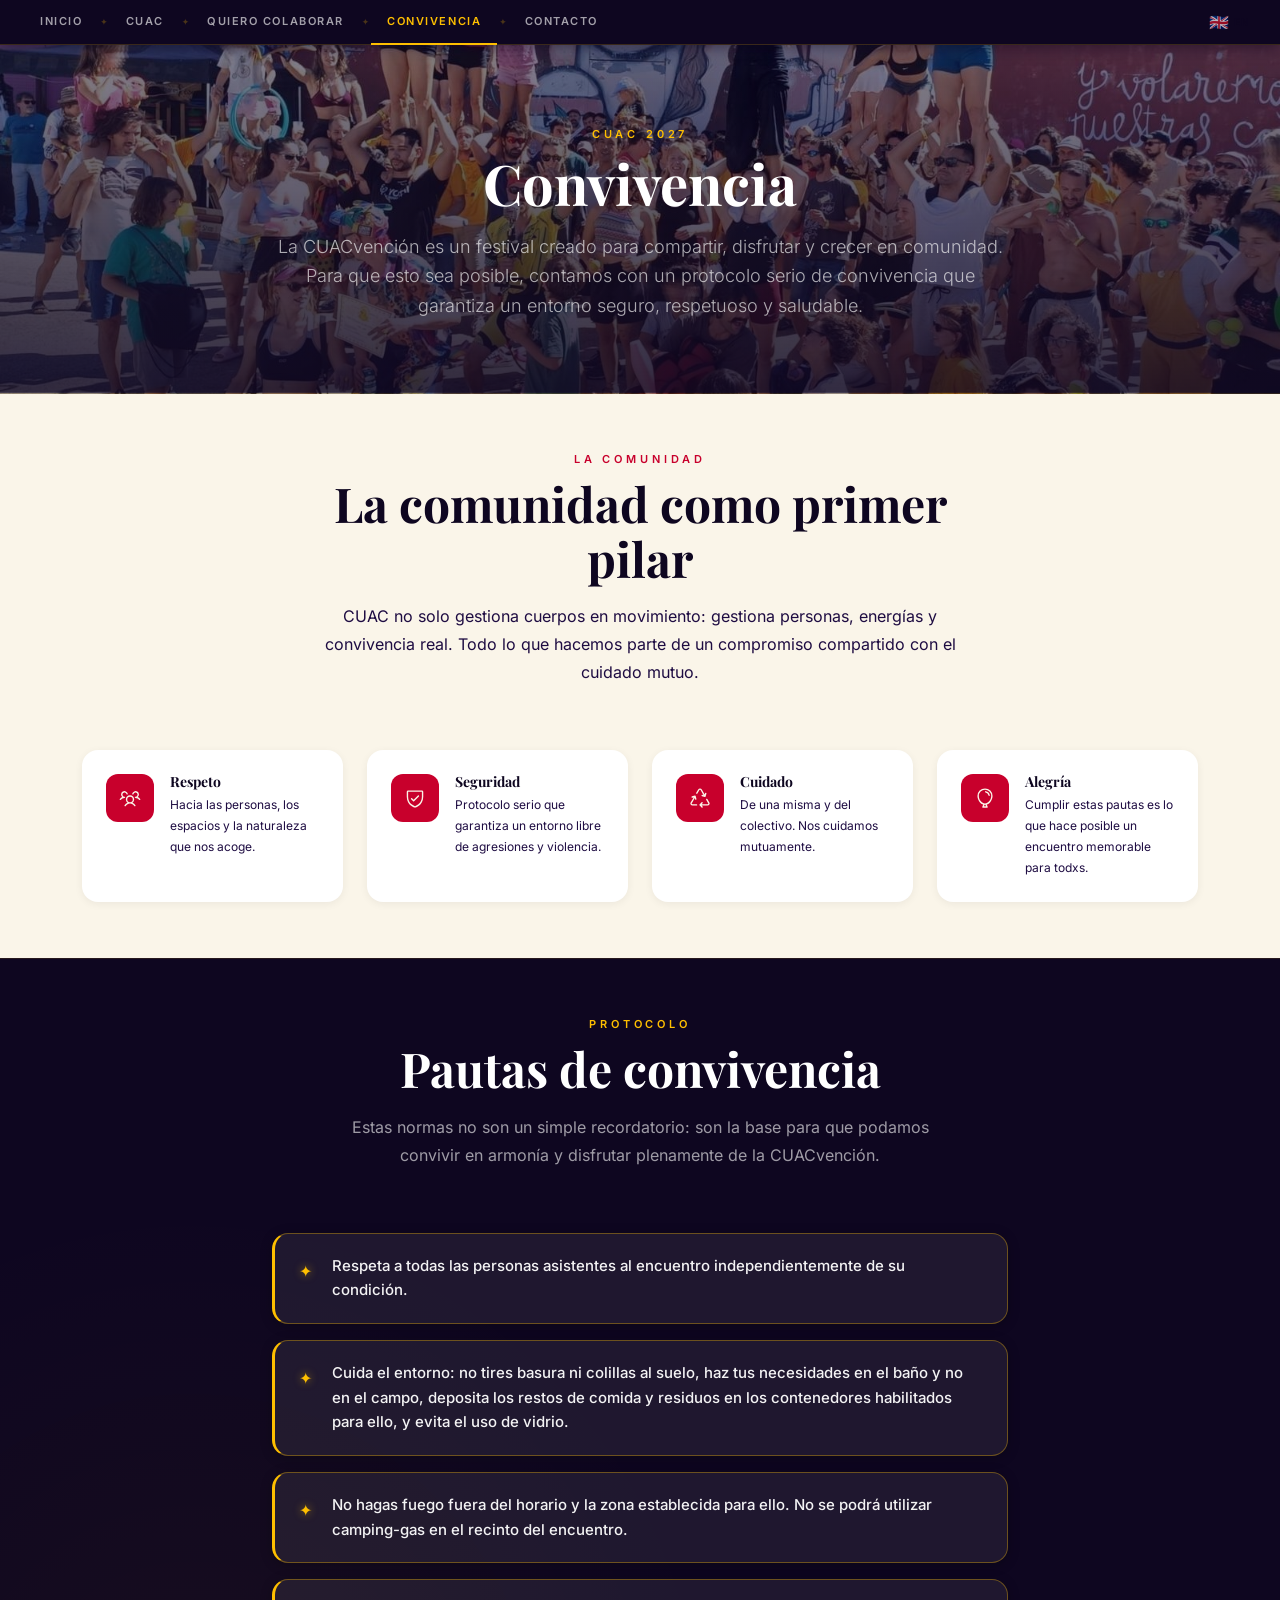
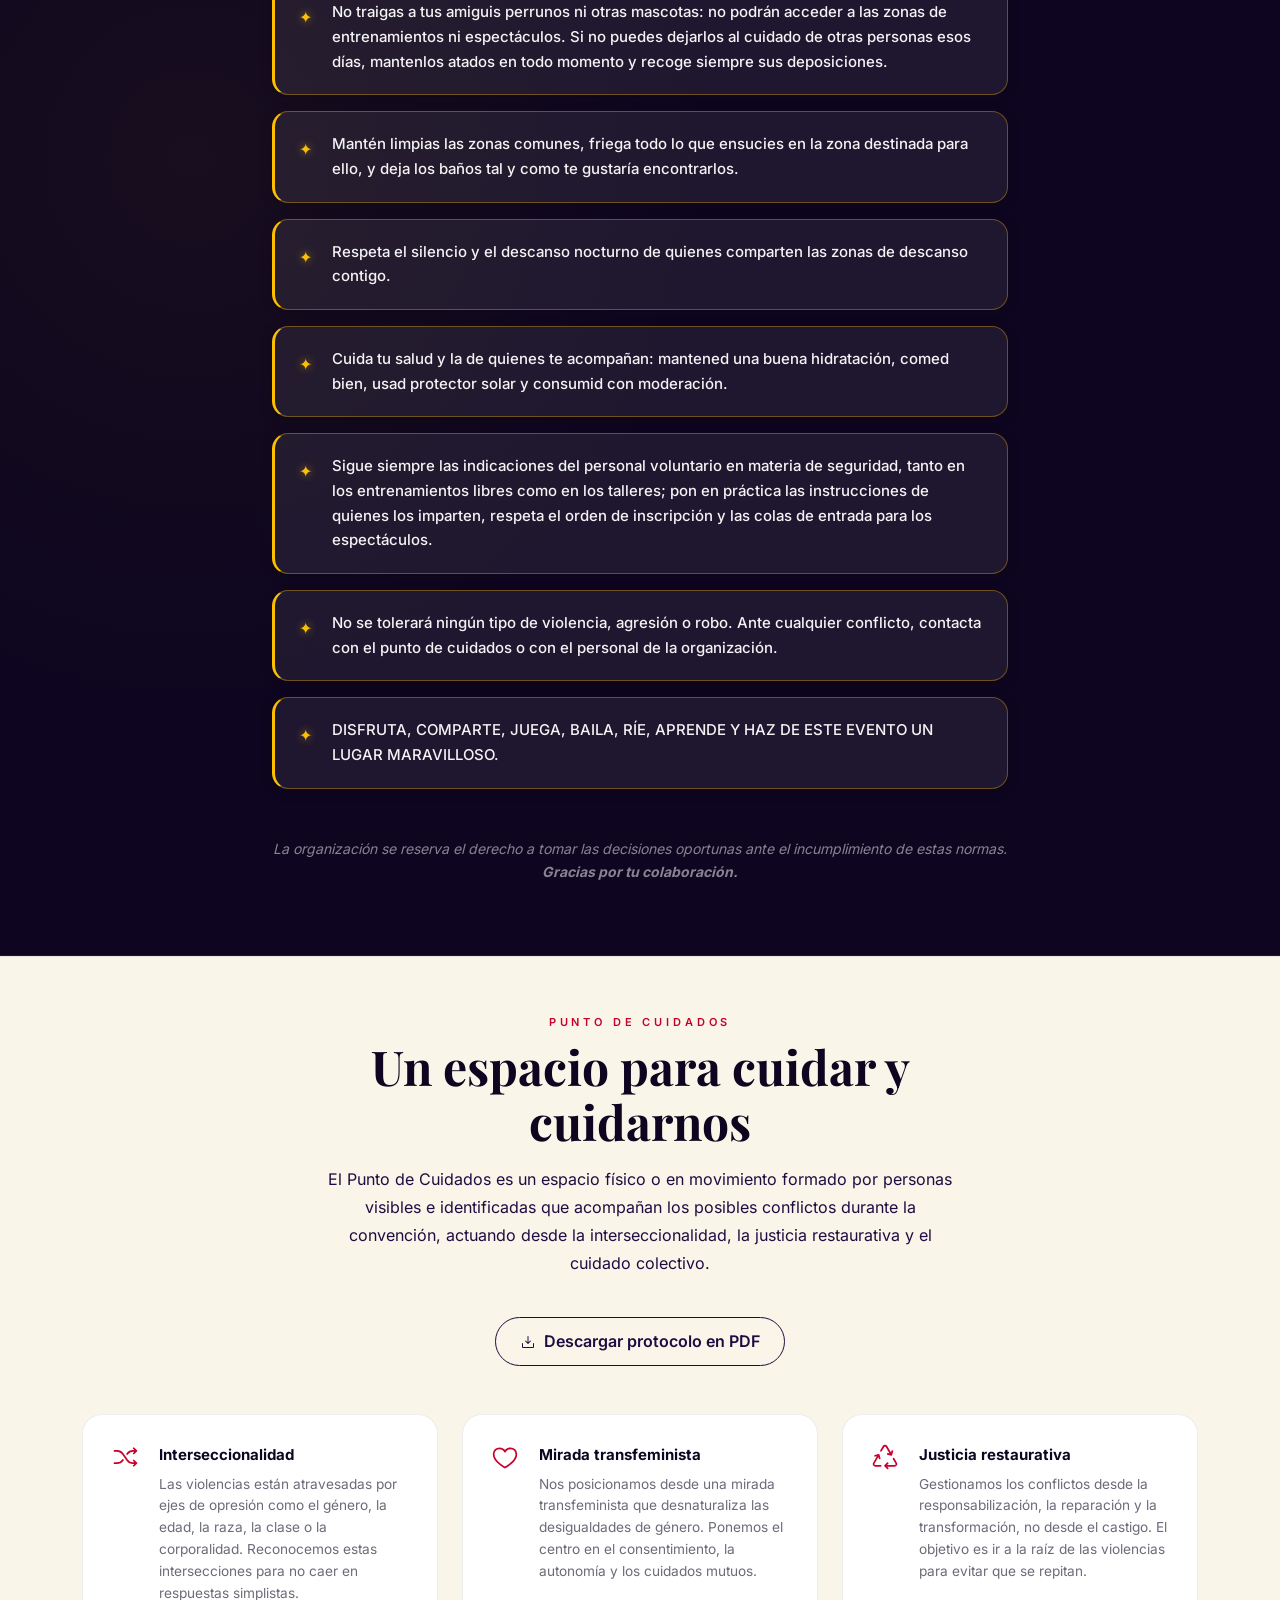
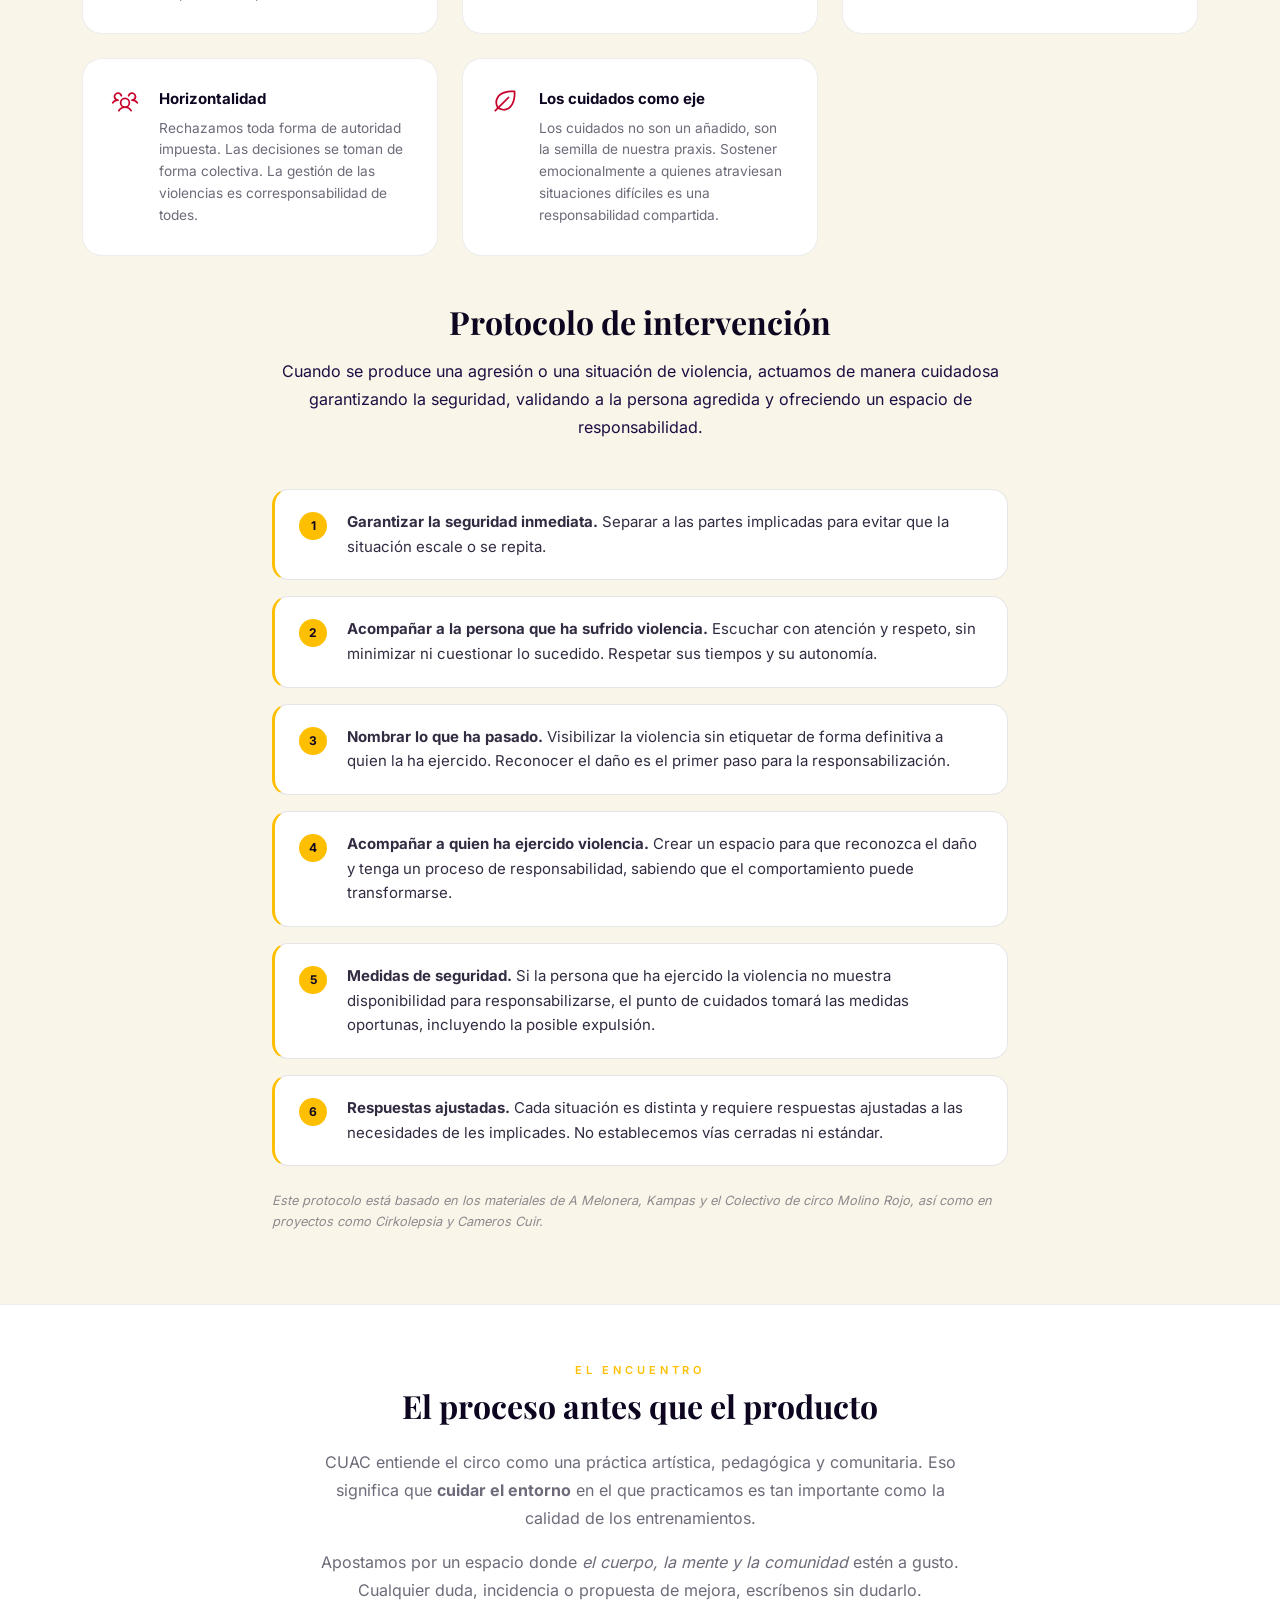
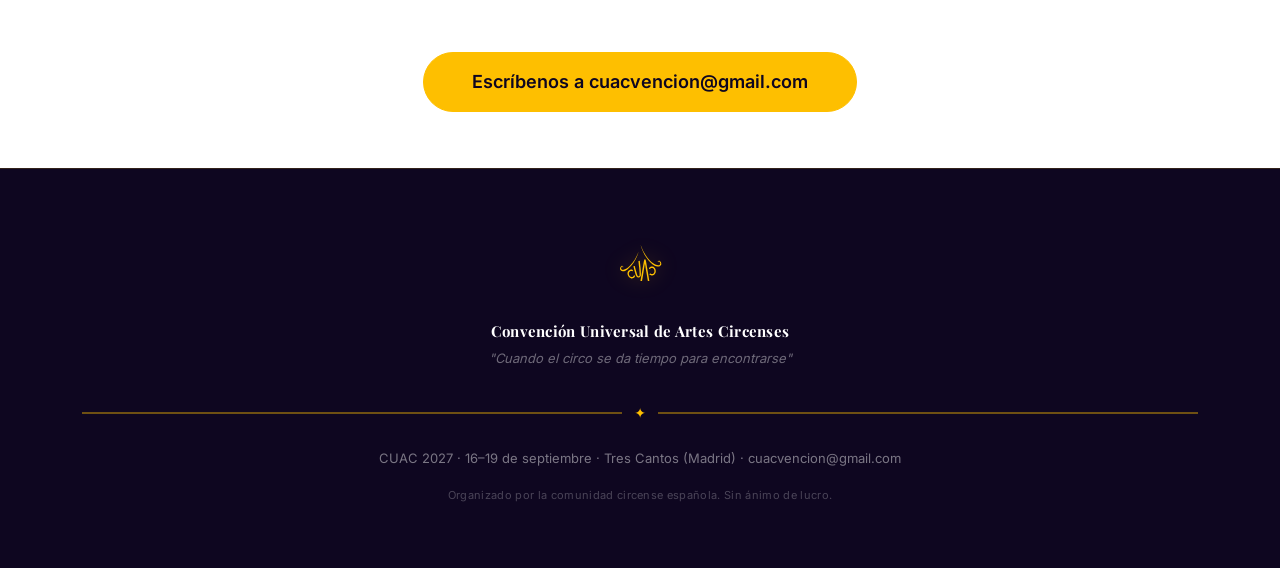
<file: convivencia/index.html>
<!DOCTYPE html><html lang="es" data-beasties-container><head>
  <meta charset="utf-8">
  <title>Normas de convivencia — CUAC 2027 | CUAC 2027</title>
  <base href="/">
  <meta name="viewport" content="width=device-width, initial-scale=1">
  <meta http-equiv="Cache-Control" content="no-cache, no-store, must-revalidate">
  <meta http-equiv="Pragma" content="no-cache">
  <meta http-equiv="Expires" content="0">
  <!-- SVG para navegadores modernos; ICO fallback para legacy -->
  <link rel="icon" type="image/svg+xml" href="favicon.svg">
  <link rel="icon" type="image/x-icon" href="favicon.ico">
  <link rel="apple-touch-icon" href="apple-touch-icon.png">

  <!-- Fuentes integradas localmente vía Fontsource (ver styles.scss) -->

  <!-- SEO: meta base (las páginas las sobreescriben dinámicamente) -->
  <meta name="description" content="Pautas de convivencia de CUAC: comunidad, respeto, cuidado del entorno y del espacio compartido durante los 4 días de convención.">
  <meta property="og:site_name" content="CUAC — Convención Universal de Artes Circenses">
  <meta property="og:type" content="website">
  <meta property="og:locale" content="es_ES">
  <meta property="og:image" content="https://cuacvencion.org/img/og-image.jpg">
  <meta name="twitter:card" content="summary_large_image">
  <meta name="theme-color" content="#0E0620">
  <meta name="msvalidate.01" content="B6C88538EC0E203C6BC18D7203930585">

  <!-- Google tag (gtag.js) -->
  <script async src="https://www.googletagmanager.com/gtag/js?id=G-E0GTVYF3SX"></script>
  <script>
    window.dataLayer = window.dataLayer || [];
    function gtag(){dataLayer.push(arguments);}
    gtag('js', new Date());

    gtag('config', 'G-E0GTVYF3SX');
  </script>
<style>@font-face{font-family:Inter;font-style:normal;font-weight:300;font-display:swap;src:url(/fonts/inter-latin-300-normal.woff2) format("woff2");unicode-range:U+0000-00FF,U+0131,U+0152-0153,U+02BB-02BC,U+02C6,U+02DA,U+02DC,U+0304,U+0308,U+0329,U+2000-206F,U+20AC,U+2122,U+2191,U+2193,U+2212,U+2215,U+FEFF,U+FFFD}@font-face{font-family:Inter;font-style:normal;font-weight:400;font-display:swap;src:url(/fonts/inter-latin-400-normal.woff2) format("woff2");unicode-range:U+0000-00FF,U+0131,U+0152-0153,U+02BB-02BC,U+02C6,U+02DA,U+02DC,U+0304,U+0308,U+0329,U+2000-206F,U+20AC,U+2122,U+2191,U+2193,U+2212,U+2215,U+FEFF,U+FFFD}@font-face{font-family:Inter;font-style:normal;font-weight:500;font-display:swap;src:url(/fonts/inter-latin-500-normal.woff2) format("woff2");unicode-range:U+0000-00FF,U+0131,U+0152-0153,U+02BB-02BC,U+02C6,U+02DA,U+02DC,U+0304,U+0308,U+0329,U+2000-206F,U+20AC,U+2122,U+2191,U+2193,U+2212,U+2215,U+FEFF,U+FFFD}@font-face{font-family:Inter;font-style:normal;font-weight:600;font-display:swap;src:url(/fonts/inter-latin-600-normal.woff2) format("woff2");unicode-range:U+0000-00FF,U+0131,U+0152-0153,U+02BB-02BC,U+02C6,U+02DA,U+02DC,U+0304,U+0308,U+0329,U+2000-206F,U+20AC,U+2122,U+2191,U+2193,U+2212,U+2215,U+FEFF,U+FFFD}@font-face{font-family:Inter;font-style:normal;font-weight:700;font-display:swap;src:url(/fonts/inter-latin-700-normal.woff2) format("woff2");unicode-range:U+0000-00FF,U+0131,U+0152-0153,U+02BB-02BC,U+02C6,U+02DA,U+02DC,U+0304,U+0308,U+0329,U+2000-206F,U+20AC,U+2122,U+2191,U+2193,U+2212,U+2215,U+FEFF,U+FFFD}@font-face{font-family:Playfair Display;font-style:normal;font-weight:700;font-display:swap;src:url(/fonts/playfair-display-latin-700-normal.woff2) format("woff2");unicode-range:U+0000-00FF,U+0131,U+0152-0153,U+02BB-02BC,U+02C6,U+02DA,U+02DC,U+0304,U+0308,U+0329,U+2000-206F,U+20AC,U+2122,U+2191,U+2193,U+2212,U+2215,U+FEFF,U+FFFD}@font-face{font-family:Playfair Display;font-style:italic;font-weight:700;font-display:swap;src:url(/fonts/playfair-display-latin-700-italic.woff2) format("woff2");unicode-range:U+0000-00FF,U+0131,U+0152-0153,U+02BB-02BC,U+02C6,U+02DA,U+02DC,U+0304,U+0308,U+0329,U+2000-206F,U+20AC,U+2122,U+2191,U+2193,U+2212,U+2215,U+FEFF,U+FFFD}@font-face{font-family:Playfair Display;font-style:normal;font-weight:900;font-display:swap;src:url(/fonts/playfair-display-latin-900-normal.woff2) format("woff2");unicode-range:U+0000-00FF,U+0131,U+0152-0153,U+02BB-02BC,U+02C6,U+02DA,U+02DC,U+0304,U+0308,U+0329,U+2000-206F,U+20AC,U+2122,U+2191,U+2193,U+2212,U+2215,U+FEFF,U+FFFD}@font-face{font-family:Playfair Display;font-style:italic;font-weight:900;font-display:swap;src:url(/fonts/playfair-display-latin-900-italic.woff2) format("woff2");unicode-range:U+0000-00FF,U+0131,U+0152-0153,U+02BB-02BC,U+02C6,U+02DA,U+02DC,U+0304,U+0308,U+0329,U+2000-206F,U+20AC,U+2122,U+2191,U+2193,U+2212,U+2215,U+FEFF,U+FFFD}@font-face{font-family:Fira Code;font-style:normal;font-weight:400;font-display:swap;src:url(/fonts/fira-code-latin-400-normal.woff2) format("woff2");unicode-range:U+0000-00FF,U+0131,U+0152-0153,U+02BB-02BC,U+02C6,U+02DA,U+02DC,U+0304,U+0308,U+0329,U+2000-206F,U+20AC,U+2122,U+2191,U+2193,U+2212,U+2215,U+FEFF,U+FFFD}@font-face{font-family:Fira Code;font-style:normal;font-weight:500;font-display:swap;src:url(/fonts/fira-code-latin-500-normal.woff2) format("woff2");unicode-range:U+0000-00FF,U+0131,U+0152-0153,U+02BB-02BC,U+02C6,U+02DA,U+02DC,U+0304,U+0308,U+0329,U+2000-206F,U+20AC,U+2122,U+2191,U+2193,U+2212,U+2215,U+FEFF,U+FFFD}:root{--bs-blue: #0d6efd;--bs-indigo: #6610f2;--bs-purple: #6f42c1;--bs-pink: #d63384;--bs-red: #dc3545;--bs-orange: #fd7e14;--bs-yellow: #ffc107;--bs-green: #198754;--bs-teal: #20c997;--bs-cyan: #0dcaf0;--bs-black: #000;--bs-white: #fff;--bs-gray: #6c757d;--bs-gray-dark: #343a40;--bs-gray-100: #f8f9fa;--bs-gray-200: #e9ecef;--bs-gray-300: #dee2e6;--bs-gray-400: #ced4da;--bs-gray-500: #adb5bd;--bs-gray-600: #6c757d;--bs-gray-700: #495057;--bs-gray-800: #343a40;--bs-gray-900: #212529;--bs-primary: #FEBF00;--bs-secondary: #1E0C42;--bs-success: #2d8a4e;--bs-info: #4a90d9;--bs-warning: #C99400;--bs-danger: #C8002C;--bs-light: #FAF5E9;--bs-dark: #0E0620;--bs-gold: #FEBF00;--bs-midnight: #0E0620;--bs-purple: #1E0C42;--bs-crimson: #C8002C;--bs-cream: #FAF5E9;--bs-primary-rgb: 254, 191, 0;--bs-secondary-rgb: 30, 12, 66;--bs-success-rgb: 45, 138, 78;--bs-info-rgb: 74, 144, 217;--bs-warning-rgb: 201, 148, 0;--bs-danger-rgb: 200, 0, 44;--bs-light-rgb: 250, 245, 233;--bs-dark-rgb: 14, 6, 32;--bs-gold-rgb: 254, 191, 0;--bs-midnight-rgb: 14, 6, 32;--bs-purple-rgb: 30, 12, 66;--bs-crimson-rgb: 200, 0, 44;--bs-cream-rgb: 250, 245, 233;--bs-primary-text-emphasis: rgb(101.6, 76.4, 0);--bs-secondary-text-emphasis: rgb(12, 4.8, 26.4);--bs-success-text-emphasis: rgb(18, 55.2, 31.2);--bs-info-text-emphasis: rgb(29.6, 57.6, 86.8);--bs-warning-text-emphasis: rgb(80.4, 59.2, 0);--bs-danger-text-emphasis: rgb(80, 0, 17.6);--bs-light-text-emphasis: #495057;--bs-dark-text-emphasis: #495057;--bs-primary-bg-subtle: rgb(254.8, 242.2, 204);--bs-secondary-bg-subtle: rgb(210, 206.4, 217.2);--bs-success-bg-subtle: rgb(213, 231.6, 219.6);--bs-info-bg-subtle: rgb(218.8, 232.8, 247.4);--bs-warning-bg-subtle: rgb(244.2, 233.6, 204);--bs-danger-bg-subtle: rgb(244, 204, 212.8);--bs-light-bg-subtle: rgb(251.5, 252, 252.5);--bs-dark-bg-subtle: #ced4da;--bs-primary-border-subtle: rgb(254.6, 229.4, 153);--bs-secondary-border-subtle: rgb(165, 157.8, 179.4);--bs-success-border-subtle: rgb(171, 208.2, 184.2);--bs-info-border-subtle: rgb(182.6, 210.6, 239.8);--bs-warning-border-subtle: rgb(233.4, 212.2, 153);--bs-danger-border-subtle: rgb(233, 153, 170.6);--bs-light-border-subtle: #e9ecef;--bs-dark-border-subtle: #adb5bd;--bs-white-rgb: 255, 255, 255;--bs-black-rgb: 0, 0, 0;--bs-font-sans-serif: "Inter", system-ui, -apple-system, sans-serif;--bs-font-monospace: "Fira Code", "Courier New", monospace;--bs-gradient: linear-gradient(180deg, rgba(255, 255, 255, .15), rgba(255, 255, 255, 0));--bs-body-font-family: "Inter", system-ui, -apple-system, sans-serif;--bs-body-font-size: 1rem;--bs-body-font-weight: 400;--bs-body-line-height: 1.65;--bs-body-color: #0E0620;--bs-body-color-rgb: 14, 6, 32;--bs-body-bg: #FFFDF5;--bs-body-bg-rgb: 255, 253, 245;--bs-emphasis-color: #000;--bs-emphasis-color-rgb: 0, 0, 0;--bs-secondary-color: #6B6570;--bs-secondary-color-rgb: 107, 101, 112;--bs-secondary-bg: #e9ecef;--bs-secondary-bg-rgb: 233, 236, 239;--bs-tertiary-color: rgba(14, 6, 32, .5);--bs-tertiary-color-rgb: 14, 6, 32;--bs-tertiary-bg: #f8f9fa;--bs-tertiary-bg-rgb: 248, 249, 250;--bs-heading-color: #0E0620;--bs-link-color: #C99400;--bs-link-color-rgb: 201, 148, 0;--bs-link-decoration: none;--bs-link-hover-color: #C8002C;--bs-link-hover-color-rgb: 200, 0, 44;--bs-link-hover-decoration: underline;--bs-code-color: #d63384;--bs-highlight-color: #0E0620;--bs-highlight-bg: rgb(255, 242.6, 205.4);--bs-border-width: 1px;--bs-border-style: solid;--bs-border-color: #E8E3F0;--bs-border-color-translucent: rgba(0, 0, 0, .175);--bs-border-radius: .75rem;--bs-border-radius-sm: .5rem;--bs-border-radius-lg: 1rem;--bs-border-radius-xl: 1.25rem;--bs-border-radius-xxl: 1.5rem;--bs-border-radius-2xl: var(--bs-border-radius-xxl);--bs-border-radius-pill: 50rem;--bs-box-shadow: 0 4px 24px rgba(14, 6, 32, .08);--bs-box-shadow-sm: 0 2px 8px rgba(14, 6, 32, .06);--bs-box-shadow-lg: 0 8px 48px rgba(14, 6, 32, .14);--bs-box-shadow-inset: inset 0 1px 2px rgba(14, 6, 32, .08);--bs-focus-ring-width: .25rem;--bs-focus-ring-opacity: .25;--bs-focus-ring-color: rgba(254, 191, 0, .25);--bs-form-valid-color: #2d8a4e;--bs-form-valid-border-color: #2d8a4e;--bs-form-invalid-color: #C8002C;--bs-form-invalid-border-color: #C8002C}*,*:before,*:after{box-sizing:border-box}@media(prefers-reduced-motion:no-preference){:root{scroll-behavior:smooth}}body{margin:0;font-family:var(--bs-body-font-family);font-size:var(--bs-body-font-size);font-weight:var(--bs-body-font-weight);line-height:var(--bs-body-line-height);color:var(--bs-body-color);text-align:var(--bs-body-text-align);background-color:var(--bs-body-bg);-webkit-text-size-adjust:100%;-webkit-tap-highlight-color:rgba(0,0,0,0)}.h6,h3,h2,.h2,h1,.h1{margin-top:0;margin-bottom:.5rem;font-family:Playfair Display,Georgia,serif;font-weight:700;line-height:1.15;color:var(--bs-heading-color)}h1,.h1{font-size:clamp(2rem,5vw,3rem)}h2,.h2{font-size:clamp(1.5rem,3.5vw,2rem)}h3{font-size:calc(1.2625rem + .15vw)}@media(min-width:1200px){h3{font-size:1.375rem}}.h6{font-size:.875rem}p{margin-top:0;margin-bottom:1rem}ol,ul{padding-left:2rem}ol,ul{margin-top:0;margin-bottom:1rem}.small{font-size:.75rem}a{color:rgba(var(--bs-link-color-rgb),var(--bs-link-opacity, 1));text-decoration:none}a:hover{--bs-link-color-rgb: var(--bs-link-hover-color-rgb);text-decoration:underline}a:not([href]):not([class]),a:not([href]):not([class]):hover{color:inherit;text-decoration:none}svg{vertical-align:middle}button{border-radius:0}button:focus:not(:focus-visible){outline:0}button{margin:0;font-family:inherit;font-size:inherit;line-height:inherit}button{text-transform:none}button,[type=button]{-webkit-appearance:button}button:not(:disabled),[type=button]:not(:disabled){cursor:pointer}.lead{font-size:1.125rem;font-weight:300}.display-4{font-family:Playfair Display,Georgia,serif;font-weight:900;line-height:1.15;font-size:calc(1.475rem + 2.7vw)}@media(min-width:1200px){.display-4{font-size:3.5rem}}.container{--bs-gutter-x: 1.5rem;--bs-gutter-y: 0;width:100%;padding-right:calc(var(--bs-gutter-x) * .5);padding-left:calc(var(--bs-gutter-x) * .5);margin-right:auto;margin-left:auto}@media(min-width:576px){.container{max-width:540px}}@media(min-width:768px){.container{max-width:720px}}@media(min-width:992px){.container{max-width:960px}}@media(min-width:1200px){.container{max-width:1140px}}@media(min-width:1400px){.container{max-width:1320px}}:root{--bs-breakpoint-xs: 0;--bs-breakpoint-sm: 576px;--bs-breakpoint-md: 768px;--bs-breakpoint-lg: 992px;--bs-breakpoint-xl: 1200px;--bs-breakpoint-xxl: 1400px}.row{--bs-gutter-x: 1.5rem;--bs-gutter-y: 0;display:flex;flex-wrap:wrap;margin-top:calc(-1 * var(--bs-gutter-y));margin-right:calc(-.5 * var(--bs-gutter-x));margin-left:calc(-.5 * var(--bs-gutter-x))}.row>*{flex-shrink:0;width:100%;max-width:100%;padding-right:calc(var(--bs-gutter-x) * .5);padding-left:calc(var(--bs-gutter-x) * .5);margin-top:var(--bs-gutter-y)}.col-12{flex:0 0 auto;width:100%}.g-4{--bs-gutter-x: 1.5rem}.g-4{--bs-gutter-y: 1.5rem}@media(min-width:576px){.col-sm-6{flex:0 0 auto;width:50%}}@media(min-width:992px){.col-lg-3{flex:0 0 auto;width:25%}.col-lg-4{flex:0 0 auto;width:33.33333333%}.col-lg-7{flex:0 0 auto;width:58.33333333%}.col-lg-8{flex:0 0 auto;width:66.66666667%}}.btn{--bs-btn-padding-x: 1.5rem;--bs-btn-padding-y: .625rem;--bs-btn-font-family: Inter, system-ui, -apple-system, sans-serif;--bs-btn-font-size: 1rem;--bs-btn-font-weight: 600;--bs-btn-line-height: 1.65;--bs-btn-color: #0E0620;--bs-btn-bg: transparent;--bs-btn-border-width: var(--bs-border-width);--bs-btn-border-color: transparent;--bs-btn-border-radius: 50rem;--bs-btn-hover-border-color: transparent;--bs-btn-box-shadow: inset 0 1px 0 rgba(255, 255, 255, .15), 0 1px 1px rgba(0, 0, 0, .075);--bs-btn-disabled-opacity: .65;--bs-btn-focus-box-shadow: 0 0 0 .25rem rgba(var(--bs-btn-focus-shadow-rgb), .5);display:inline-block;padding:var(--bs-btn-padding-y) var(--bs-btn-padding-x);font-family:var(--bs-btn-font-family);font-size:var(--bs-btn-font-size);font-weight:var(--bs-btn-font-weight);line-height:var(--bs-btn-line-height);color:var(--bs-btn-color);text-align:center;vertical-align:middle;cursor:pointer;-webkit-user-select:none;user-select:none;border:var(--bs-btn-border-width) solid var(--bs-btn-border-color);border-radius:var(--bs-btn-border-radius);background-color:var(--bs-btn-bg);transition:color .2s ease,background-color .2s ease,border-color .2s ease,box-shadow .2s ease}@media(prefers-reduced-motion:reduce){.btn{transition:none}}.btn:hover{color:var(--bs-btn-hover-color);text-decoration:none;background-color:var(--bs-btn-hover-bg);border-color:var(--bs-btn-hover-border-color)}.btn:focus-visible{color:var(--bs-btn-hover-color);background-color:var(--bs-btn-hover-bg);border-color:var(--bs-btn-hover-border-color);outline:0;box-shadow:var(--bs-btn-focus-box-shadow)}.btn:first-child:active{color:var(--bs-btn-active-color);background-color:var(--bs-btn-active-bg);border-color:var(--bs-btn-active-border-color)}.btn:first-child:active:focus-visible{box-shadow:var(--bs-btn-focus-box-shadow)}.btn:disabled{color:var(--bs-btn-disabled-color);pointer-events:none;background-color:var(--bs-btn-disabled-bg);border-color:var(--bs-btn-disabled-border-color);opacity:var(--bs-btn-disabled-opacity)}.btn-primary{--bs-btn-color: #000;--bs-btn-bg: #FEBF00;--bs-btn-border-color: #FEBF00;--bs-btn-hover-color: #000;--bs-btn-hover-bg: rgb(254.15, 200.6, 38.25);--bs-btn-hover-border-color: rgb(254.1, 197.4, 25.5);--bs-btn-focus-shadow-rgb: 216, 162, 0;--bs-btn-active-color: #000;--bs-btn-active-bg: rgb(254.2, 203.8, 51);--bs-btn-active-border-color: rgb(254.1, 197.4, 25.5);--bs-btn-active-shadow: inset 0 3px 5px rgba(0, 0, 0, .125);--bs-btn-disabled-color: #000;--bs-btn-disabled-bg: #FEBF00;--bs-btn-disabled-border-color: #FEBF00}.btn-outline-secondary{--bs-btn-color: #1E0C42;--bs-btn-border-color: #1E0C42;--bs-btn-hover-color: #fff;--bs-btn-hover-bg: #1E0C42;--bs-btn-hover-border-color: #1E0C42;--bs-btn-focus-shadow-rgb: 30, 12, 66;--bs-btn-active-color: #fff;--bs-btn-active-bg: #1E0C42;--bs-btn-active-border-color: #1E0C42;--bs-btn-active-shadow: inset 0 3px 5px rgba(0, 0, 0, .125);--bs-btn-disabled-color: #1E0C42;--bs-btn-disabled-bg: transparent;--bs-btn-disabled-border-color: #1E0C42;--bs-gradient: none}.btn-lg{--bs-btn-padding-y: .875rem;--bs-btn-padding-x: 2rem;--bs-btn-font-size: 1.125rem;--bs-btn-border-radius: 50rem}.card{--bs-card-spacer-y: 1.25rem;--bs-card-spacer-x: 1.5rem;--bs-card-title-spacer-y: .5rem;--bs-card-title-color: ;--bs-card-subtitle-color: ;--bs-card-border-width: var(--bs-border-width);--bs-card-border-color: #E8E3F0;--bs-card-border-radius: 1rem;--bs-card-box-shadow: 0 2px 8px rgba(14, 6, 32, .06);--bs-card-inner-border-radius: calc(1rem - (var(--bs-border-width)));--bs-card-cap-padding-y: .625rem;--bs-card-cap-padding-x: 1.5rem;--bs-card-cap-bg: transparent;--bs-card-cap-color: ;--bs-card-height: ;--bs-card-color: ;--bs-card-bg: #fff;--bs-card-img-overlay-padding: 1rem;--bs-card-group-margin: .75rem;position:relative;display:flex;flex-direction:column;min-width:0;height:var(--bs-card-height);color:var(--bs-body-color);word-wrap:break-word;background-color:var(--bs-card-bg);background-clip:border-box;border:var(--bs-card-border-width) solid var(--bs-card-border-color);border-radius:var(--bs-card-border-radius)}.card-body{flex:1 1 auto;padding:var(--bs-card-spacer-y) var(--bs-card-spacer-x);color:var(--bs-card-color)}:root{--bs-btn-close-filter: }:root{--bs-carousel-indicator-active-bg: #fff;--bs-carousel-caption-color: #fff;--bs-carousel-control-icon-filter: }.d-flex{display:flex!important}.d-inline-flex{display:inline-flex!important}.d-none{display:none!important}.shadow-sm{box-shadow:var(--bs-box-shadow-sm)!important}.border-0{border:0!important}.h-100{height:100%!important}.flex-shrink-0{flex-shrink:0!important}.justify-content-center{justify-content:center!important}.align-items-center{align-items:center!important}.mx-auto{margin-right:auto!important;margin-left:auto!important}.mt-2{margin-top:.5rem!important}.mt-4{margin-top:1.5rem!important}.mt-5{margin-top:3rem!important}.mb-0{margin-bottom:0!important}.mb-1{margin-bottom:.25rem!important}.mb-3{margin-bottom:1rem!important}.mb-4{margin-bottom:1.5rem!important}.mb-5{margin-bottom:3rem!important}.p-4{padding:1.5rem!important}.px-5{padding-right:3rem!important;padding-left:3rem!important}.gap-2{gap:.5rem!important}.gap-3{gap:1rem!important}.fw-bold{font-weight:700!important}.lh-lg{line-height:1.75!important}.text-center{text-align:center!important}.text-secondary{--bs-text-opacity: 1;color:rgba(var(--bs-secondary-rgb),var(--bs-text-opacity))!important}.text-white{--bs-text-opacity: 1;color:rgba(var(--bs-white-rgb),var(--bs-text-opacity))!important}.bg-cream{--bs-bg-opacity: 1;background-color:rgba(var(--bs-cream-rgb),var(--bs-bg-opacity))!important}@media(min-width:768px){.d-md-block{display:block!important}.d-md-none{display:none!important}}.section-label{display:block;font-size:.6875rem;letter-spacing:.35em;text-transform:uppercase;font-weight:600;color:#febf00;margin-bottom:.5rem}.bg-cream{background-color:#faf5e9!important;color:#0e0620}.bg-cream .section-label{color:#c8002c}.bg-cream .landing-highlight__icon{background:#c8002c;color:#faf5e9}.btn-primary{color:#0e0620;background-color:#febf00;border-color:#febf00;font-weight:600}.btn-primary:hover,.btn-primary:focus-visible{background-color:#c99400;border-color:#c99400;color:#0e0620}.btn-primary:active{background-color:#a57a00;border-color:#a57a00}.section-dark{background-color:#0e0620;color:#fff}.section-dark h1,.section-dark .h1,.section-dark h2{color:#fff}.star-divider{display:flex;align-items:center;gap:.75rem;color:#febf00;font-size:.875rem;margin:2rem 0}.star-divider:before,.star-divider:after{content:"";flex:1;height:1.5px;background:#febf00;opacity:.4}.landing-highlight__icon{width:3rem;height:3rem;min-width:3rem;background:#febf00;border-radius:.75rem;display:flex;align-items:center;justify-content:center;font-size:1.375rem;color:#0e0620}
</style><link rel="stylesheet" href="styles-PWF5VMW3.css" media="print" onload="this.media='all'"><noscript><link rel="stylesheet" href="styles-PWF5VMW3.css"></noscript><style ng-app-id="ng">.mobile-nav__bar[_ngcontent-ng-c1440157811]{position:fixed;top:0;left:0;right:0;z-index:1050;display:flex;align-items:center;justify-content:space-between;height:3rem;padding:0 1rem;background-color:#0e0620;border-bottom:1px solid rgba(254,191,0,.18);box-shadow:0 2px 12px #0e062099}.mobile-nav__brand[_ngcontent-ng-c1440157811]{font-family:Playfair Display,serif;font-weight:700;font-size:1.125rem;color:#febf00;text-decoration:none;letter-spacing:.04em}.mobile-nav__brand[_ngcontent-ng-c1440157811]:hover{color:#ffd84d}.mobile-nav__toggle[_ngcontent-ng-c1440157811]{display:flex;align-items:center;justify-content:center;width:2.25rem;height:2.25rem;padding:0;border:none;background:transparent;cursor:pointer;-webkit-tap-highlight-color:transparent}.mobile-nav__icon[_ngcontent-ng-c1440157811]{display:flex;flex-direction:column;justify-content:center;align-items:center;width:1.5rem;height:1.25rem;position:relative}.mobile-nav__icon[_ngcontent-ng-c1440157811]   span[_ngcontent-ng-c1440157811]{display:block;width:100%;height:2px;background-color:#febf00;border-radius:1px;transition:transform .3s ease,opacity .2s ease;position:absolute}.mobile-nav__icon[_ngcontent-ng-c1440157811]   span[_ngcontent-ng-c1440157811]:nth-child(1){top:0}.mobile-nav__icon[_ngcontent-ng-c1440157811]   span[_ngcontent-ng-c1440157811]:nth-child(2){top:50%;transform:translateY(-50%)}.mobile-nav__icon[_ngcontent-ng-c1440157811]   span[_ngcontent-ng-c1440157811]:nth-child(3){bottom:0}.mobile-nav__icon.is-open[_ngcontent-ng-c1440157811]   span[_ngcontent-ng-c1440157811]:nth-child(1){top:50%;transform:translateY(-50%) rotate(45deg)}.mobile-nav__icon.is-open[_ngcontent-ng-c1440157811]   span[_ngcontent-ng-c1440157811]:nth-child(2){opacity:0}.mobile-nav__icon.is-open[_ngcontent-ng-c1440157811]   span[_ngcontent-ng-c1440157811]:nth-child(3){bottom:auto;top:50%;transform:translateY(-50%) rotate(-45deg)}.mobile-nav__backdrop[_ngcontent-ng-c1440157811]{position:fixed;inset:0;z-index:1040;background:#0e0620b3;-webkit-backdrop-filter:blur(4px);backdrop-filter:blur(4px);animation:_ngcontent-ng-c1440157811_mobileNavFadeIn .25s ease}.mobile-nav__panel[_ngcontent-ng-c1440157811]{position:fixed;top:3rem;right:0;width:min(80vw,20rem);height:calc(100vh - 3rem - env(safe-area-inset-bottom,0px));z-index:1060;background-color:#0e0620;border-left:1px solid rgba(254,191,0,.15);display:flex;flex-direction:column;padding:1.5rem 0 calc(1.5rem + env(safe-area-inset-bottom,0px));box-sizing:border-box;overflow-y:auto;animation:_ngcontent-ng-c1440157811_mobileNavSlideIn .3s ease}.mobile-nav__list[_ngcontent-ng-c1440157811]{list-style:none;padding:0;margin:0;flex:1}.mobile-nav__link[_ngcontent-ng-c1440157811]{display:block;padding:.875rem 1.5rem;font-family:Inter,sans-serif;font-size:.8125rem;font-weight:600;letter-spacing:.12em;text-transform:uppercase;color:#fff9;text-decoration:none;border-left:3px solid transparent;transition:color .2s,border-color .2s,background-color .2s}.mobile-nav__link[_ngcontent-ng-c1440157811]:hover{color:#febf00;background-color:#febf000d}.mobile-nav__link.is-active[_ngcontent-ng-c1440157811]{color:#febf00;border-left-color:#febf00;background-color:#febf0014}.mobile-nav__footer[_ngcontent-ng-c1440157811]{display:flex;align-items:center;justify-content:space-between;padding:1rem 1.5rem 0;border-top:1px solid rgba(254,191,0,.12);margin-top:auto}.mobile-nav__tickets[_ngcontent-ng-c1440157811]{font-size:.6875rem!important;letter-spacing:.1em;padding:.35em 1.25em!important;border-radius:50rem!important;white-space:nowrap}@keyframes _ngcontent-ng-c1440157811_mobileNavFadeIn{0%{opacity:0}to{opacity:1}}@keyframes _ngcontent-ng-c1440157811_mobileNavSlideIn{0%{transform:translate(100%)}to{transform:translate(0)}}</style><style ng-app-id="ng">.py-section[_ngcontent-ng-c3991506134]{padding-top:3.5rem;padding-bottom:3.5rem}@media(max-width:767px){.py-section[_ngcontent-ng-c3991506134]{padding-top:2.25rem;padding-bottom:2.25rem}}.landing-subnav[_ngcontent-ng-c3991506134]{position:sticky;top:0;z-index:100;background-color:#0e0620;border-bottom:1px solid rgba(254,191,0,.18);box-shadow:0 2px 16px #0e06208c}.landing-subnav__inner[_ngcontent-ng-c3991506134]{display:flex;align-items:center;justify-content:center;flex-wrap:wrap;gap:0;min-height:2.75rem;padding:0 1.5rem}@media(max-width:575px){.landing-subnav__inner[_ngcontent-ng-c3991506134]{justify-content:flex-start;overflow-x:auto;flex-wrap:nowrap;padding:0 1rem;scrollbar-width:none}.landing-subnav__inner[_ngcontent-ng-c3991506134]::-webkit-scrollbar{display:none}}.landing-subnav__link[_ngcontent-ng-c3991506134]{display:inline-flex;align-items:center;height:2.75rem;padding:0 1rem;font-family:Inter,sans-serif;font-size:.6875rem;font-weight:600;letter-spacing:.14em;text-transform:uppercase;color:#ffffff9e;text-decoration:none;white-space:nowrap;transition:color .2s;border-bottom:2px solid transparent;margin-bottom:-1px}.landing-subnav__link[_ngcontent-ng-c3991506134]:hover, .landing-subnav__link.active[_ngcontent-ng-c3991506134], .landing-subnav__link--active[_ngcontent-ng-c3991506134]{color:#febf00;border-bottom-color:#febf00}.landing-subnav__sep[_ngcontent-ng-c3991506134]{color:#febf0040;font-size:.55rem;padding:0 .125rem;pointer-events:none;flex-shrink:0}.landing-subnav__sep--spacer[_ngcontent-ng-c3991506134]{flex:1;min-width:1rem}@media(max-width:575px){.landing-subnav__sep--spacer[_ngcontent-ng-c3991506134]{display:none}}.landing-subnav__btn[_ngcontent-ng-c3991506134]{flex-shrink:0;font-size:.6875rem!important;letter-spacing:.1em;padding:.3rem 1.1rem!important}.landing-footer[_ngcontent-ng-c3991506134]{background:#0e0620;border-top:1.5px solid rgba(254,191,0,.15);padding:4rem 0 3rem}.landing-footer__logo[_ngcontent-ng-c3991506134]{width:3.5rem;height:auto;aspect-ratio:200/250;color:#febf00;filter:drop-shadow(0 0 10px rgba(254,191,0,.3))}.landing-footer__brand[_ngcontent-ng-c3991506134]{font-family:Playfair Display,serif;font-size:.9375rem;font-weight:700;color:#fff;letter-spacing:.02em}.landing-footer__tagline[_ngcontent-ng-c3991506134]{font-style:italic;font-size:.8125rem;color:#fff6}.landing-footer__copy[_ngcontent-ng-c3991506134]{font-size:.8125rem;color:#ffffff73}.landing-footer__copy[_ngcontent-ng-c3991506134]   a[_ngcontent-ng-c3991506134]{color:#c99400;text-decoration:underline}.landing-footer__copy[_ngcontent-ng-c3991506134]   a[_ngcontent-ng-c3991506134]:hover{color:#febf00}.landing-footer__legal[_ngcontent-ng-c3991506134]{font-size:.6875rem;color:#ffffff40;letter-spacing:.03em}.convivencia-hero[_ngcontent-ng-c3991506134]{padding:5rem 0 4.5rem;position:relative;overflow:hidden;background-color:#0e0620;background-image:linear-gradient(to bottom,#0e062080,#0e0620d9),url(/img/convivencia.jpg);background-size:cover;background-position:center 55%;border-bottom:1px solid rgba(254,191,0,.12)}.convivencia-value[_ngcontent-ng-c3991506134]{display:flex;align-items:flex-start;gap:1.25rem;padding:1.75rem;background:#fff;border:1.5px solid rgba(14,6,32,.07);border-radius:1.25rem;height:100%;transition:box-shadow .2s}.convivencia-value[_ngcontent-ng-c3991506134]:hover{box-shadow:0 6px 24px #0e062014}.convivencia-value__icon[_ngcontent-ng-c3991506134]{font-size:1.75rem;flex-shrink:0;line-height:1}.convivencia-value__title[_ngcontent-ng-c3991506134]{font-weight:700;font-size:.9375rem;color:#0e0620;margin-bottom:.375rem}.convivencia-value__desc[_ngcontent-ng-c3991506134]{font-size:.855rem;color:#0e062099;line-height:1.6;margin:0}.convivencia-rules[_ngcontent-ng-c3991506134]{background-color:#0e0620;background-image:radial-gradient(ellipse 60% 50% at 15% 50%,rgba(254,191,0,.04) 0%,transparent 70%);border-top:1px solid rgba(254,191,0,.1);border-bottom:1px solid rgba(254,191,0,.1)}.convivencia-rules__list[_ngcontent-ng-c3991506134]{list-style:none;padding:0;margin:0;display:flex;flex-direction:column;gap:1rem}.convivencia-rules__item[_ngcontent-ng-c3991506134]{display:flex;gap:1.25rem;align-items:flex-start;padding:1.25rem 1.5rem;background:#ffffff12;border:1px solid rgba(254,191,0,.35);border-left:3px solid #FEBF00;border-radius:1rem;transition:background .2s,border-color .2s,box-shadow .2s;box-shadow:0 2px 12px #00000040}.convivencia-rules__item[_ngcontent-ng-c3991506134]:hover{background:#febf001f;border-color:#febf00b3;border-left-color:#febf00;box-shadow:0 4px 20px #febf0026}.convivencia-rules__glyph[_ngcontent-ng-c3991506134]{color:#febf00;font-size:1rem;flex-shrink:0;margin-top:.25rem;filter:drop-shadow(0 0 4px rgba(254,191,0,.6))}.convivencia-rules__text[_ngcontent-ng-c3991506134]{font-size:.935rem;color:#fffffff2;line-height:1.65;margin:0;font-weight:500}.convivencia-care[_ngcontent-ng-c3991506134]{border-top:1px solid rgba(14,6,32,.07)}.convivencia-care__sublabel[_ngcontent-ng-c3991506134]{display:block;margin-bottom:.5rem}.convivencia-principle[_ngcontent-ng-c3991506134]{display:flex;align-items:flex-start;gap:1.25rem;padding:1.75rem;background:#fff;border:1.5px solid rgba(14,6,32,.07);border-radius:1.25rem;height:100%;transition:box-shadow .2s}.convivencia-principle[_ngcontent-ng-c3991506134]:hover{box-shadow:0 6px 24px #0e062014}.convivencia-principle__icon[_ngcontent-ng-c3991506134]{font-size:1.75rem;color:#c8002c;flex-shrink:0;line-height:1}.convivencia-principle__title[_ngcontent-ng-c3991506134]{font-weight:700;font-size:.9375rem;color:#0e0620;margin-bottom:.375rem}.convivencia-principle__desc[_ngcontent-ng-c3991506134]{font-size:.855rem;color:#0e062099;line-height:1.6;margin:0}.convivencia-steps[_ngcontent-ng-c3991506134]{list-style:none;padding:0;margin:0;display:flex;flex-direction:column;gap:1rem}.convivencia-steps__item[_ngcontent-ng-c3991506134]{display:flex;gap:1.25rem;align-items:flex-start;padding:1.25rem 1.5rem;background:#fff;border:1px solid rgba(14,6,32,.1);border-left:3px solid #FEBF00;border-radius:1rem;transition:background .2s,box-shadow .2s}.convivencia-steps__item[_ngcontent-ng-c3991506134]:hover{background:#febf000f;box-shadow:0 4px 16px #0e062012}.convivencia-steps__num[_ngcontent-ng-c3991506134]{width:1.75rem;height:1.75rem;min-width:1.75rem;background:#febf00;color:#0e0620;border-radius:50%;display:flex;align-items:center;justify-content:center;font-size:.75rem;font-weight:700;flex-shrink:0;margin-top:.125rem}.convivencia-steps__text[_ngcontent-ng-c3991506134]{font-size:.935rem;color:#0e0620d9;line-height:1.65;margin:0}.convivencia-steps__note[_ngcontent-ng-c3991506134]{font-size:.8rem;color:#0e062073;font-style:italic;line-height:1.65}.convivencia-cta[_ngcontent-ng-c3991506134]{background:#fff;border-top:1px solid rgba(14,6,32,.07)}.convivencia-cta__body[_ngcontent-ng-c3991506134]{color:#0e062099;line-height:1.75}</style><style ng-app-id="ng">.lang-switcher[_ngcontent-ng-c398097286]{display:inline-flex;align-items:center;gap:.3rem;background:none;border:none;padding:.2rem .4rem;border-radius:4px;cursor:pointer;color:inherit;opacity:.72;transition:opacity .2s;flex-shrink:0}.lang-switcher[_ngcontent-ng-c398097286]:hover{opacity:1}.lang-switcher__flag[_ngcontent-ng-c398097286]{font-size:1rem;line-height:1}.lang-switcher__code[_ngcontent-ng-c398097286]{font-size:.625rem;font-weight:700;letter-spacing:.1em;text-transform:uppercase}</style><meta property="og:title" content="Normas de convivencia — CUAC 2027 | CUAC 2027"><meta property="og:description" content="Pautas de convivencia de CUAC: comunidad, respeto, cuidado del entorno y del espacio compartido durante los 4 días de convención."><meta property="og:url" content="https://cuacvencion.org/convivencia"><meta name="twitter:title" content="Normas de convivencia — CUAC 2027 | CUAC 2027"><meta name="twitter:description" content="Pautas de convivencia de CUAC: comunidad, respeto, cuidado del entorno y del espacio compartido durante los 4 días de convención."><meta name="twitter:image" content="https://cuacvencion.org/img/og-image.jpg"><link rel="canonical" href="https://cuacvencion.org/convivencia"><script id="jsonld-faq" type="application/ld+json">{"@context":"https://schema.org","@type":"FAQPage","mainEntity":[{"@type":"Question","name":"¿Qué es CUAC?","acceptedAnswer":{"@type":"Answer","text":"CUAC (Convención Universal de Artes Circenses) es un encuentro de convivencia circense que reúne a la comunidad del circo joven español durante 4 días de talleres, entrenamiento libre, cabaret y espectáculos."}},{"@type":"Question","name":"¿Cuándo y dónde se celebra CUAC 2027?","acceptedAnswer":{"@type":"Answer","text":"CUAC 2027 se celebra del 16 al 19 de septiembre de 2027 en Tres Cantos, Madrid."}},{"@type":"Question","name":"¿Hay normas de convivencia en CUAC?","acceptedAnswer":{"@type":"Answer","text":"Sí. Las pautas de convivencia de CUAC incluyen: respetar a todas las personas asistentes, cuidar el entorno y no tirar basura, no hacer fuego fuera de las zonas habilitadas, mantener limpias las zonas comunes, respetar el descanso nocturno y seguir las indicaciones del personal voluntario."}},{"@type":"Question","name":"¿Puedo llevar mascotas a CUAC?","acceptedAnswer":{"@type":"Answer","text":"No se permite la entrada de mascotas a las zonas de entrenamientos ni espectáculos. Si no puedes dejarlos al cuidado de otras personas, deben permanecer atados en todo momento."}},{"@type":"Question","name":"¿Cómo contactar con la organización de CUAC?","acceptedAnswer":{"@type":"Answer","text":"Puedes contactar con CUAC por email en cuacvencion@gmail.com, o a través de Instagram (@cuacvencion), Facebook o TikTok (@cuacvencion). El equipo responde en menos de 48 horas."}}]}</script><style ng-app-id="ng">[_nghost-ng-c572653062]{display:inline-block;width:var(--ng-icon__size, 1em);height:var(--ng-icon__size, 1em);line-height:initial;vertical-align:initial;overflow:hidden}[_nghost-ng-c572653062]     svg{width:inherit;height:inherit;vertical-align:inherit}@layer ng-icon{[_nghost-ng-c572653062]{color:var(--ng-icon__color, currentColor)}}</style></head>
<body>
  <app-root ng-version="21.2.14" ng-server-context="ssg"><app-mobile-nav _nghost-ng-c1440157811><div _ngcontent-ng-c1440157811 class="mobile-nav d-md-none"><div _ngcontent-ng-c1440157811 class="mobile-nav__bar"><a _ngcontent-ng-c1440157811 routerlink="/" class="mobile-nav__brand" href="/">CUAC</a><button _ngcontent-ng-c1440157811 type="button" aria-label="Toggle navigation" class="mobile-nav__toggle" aria-expanded="false"><span _ngcontent-ng-c1440157811 class="mobile-nav__icon"><span _ngcontent-ng-c1440157811></span><span _ngcontent-ng-c1440157811></span><span _ngcontent-ng-c1440157811></span></span></button></div><!----></div></app-mobile-nav><main><router-outlet></router-outlet><app-convivencia _nghost-ng-c3991506134><nav _ngcontent-ng-c3991506134 class="landing-subnav d-none d-md-block" aria-label="subnav.ariaLabel"><div _ngcontent-ng-c3991506134 class="landing-subnav__inner"><a _ngcontent-ng-c3991506134 routerlink="/" class="landing-subnav__link" href="/">subnav.home</a><span _ngcontent-ng-c3991506134 aria-hidden="true" class="landing-subnav__sep">✦</span><a _ngcontent-ng-c3991506134 routerlink="/cuac" class="landing-subnav__link" href="/cuac">CUAC</a><span _ngcontent-ng-c3991506134 aria-hidden="true" class="landing-subnav__sep">✦</span><a _ngcontent-ng-c3991506134 routerlink="/colaborar" class="landing-subnav__link" href="/colaborar">subnav.collaborate</a><span _ngcontent-ng-c3991506134 aria-hidden="true" class="landing-subnav__sep">✦</span><a _ngcontent-ng-c3991506134 routerlink="/convivencia" class="landing-subnav__link landing-subnav__link--active" href="/convivencia">subnav.coexistence</a><span _ngcontent-ng-c3991506134 aria-hidden="true" class="landing-subnav__sep">✦</span><a _ngcontent-ng-c3991506134 routerlink="/contacto" class="landing-subnav__link" href="/contacto">subnav.contact</a><span _ngcontent-ng-c3991506134 aria-hidden="true" class="landing-subnav__sep landing-subnav__sep--spacer"></span><app-language-switcher _ngcontent-ng-c3991506134 class="landing-subnav__lang" _nghost-ng-c398097286><button _ngcontent-ng-c398097286 type="button" class="lang-switcher" aria-label="Switch to English"><span _ngcontent-ng-c398097286 aria-hidden="true" class="lang-switcher__flag">🇬🇧</span><span _ngcontent-ng-c398097286 aria-hidden="true" class="lang-switcher__code">EN</span></button></app-language-switcher></div></nav><section _ngcontent-ng-c3991506134 class="convivencia-hero section-dark"><div _ngcontent-ng-c3991506134 class="container"><div _ngcontent-ng-c3991506134 class="row justify-content-center text-center"><div _ngcontent-ng-c3991506134 class="col-lg-8"><span _ngcontent-ng-c3991506134 class="section-label">convivencia.hero.section</span><h1 _ngcontent-ng-c3991506134 class="display-4 fw-bold text-white mt-2 mb-3"> convivencia.hero.title </h1><p _ngcontent-ng-c3991506134 class="lead mb-0" style="color: rgba(255,255,255,.65);"> convivencia.hero.desc </p></div></div></div></section><section _ngcontent-ng-c3991506134 id="valores" class="py-section convivencia-intro bg-cream"><div _ngcontent-ng-c3991506134 class="container"><div _ngcontent-ng-c3991506134 class="row justify-content-center mb-5"><div _ngcontent-ng-c3991506134 class="col-lg-7 text-center"><span _ngcontent-ng-c3991506134 class="section-label">convivencia.values.section</span><h2 _ngcontent-ng-c3991506134 class="h1 fw-bold mb-3">convivencia.values.title</h2><p _ngcontent-ng-c3991506134 class="text-secondary lh-lg"> convivencia.values.desc </p></div></div><div _ngcontent-ng-c3991506134 class="row g-4"><div _ngcontent-ng-c3991506134 class="col-12 col-sm-6 col-lg-3"><div _ngcontent-ng-c3991506134 class="card h-100 border-0 shadow-sm"><div _ngcontent-ng-c3991506134 class="card-body d-flex gap-3 p-4"><div _ngcontent-ng-c3991506134 aria-hidden="true" class="landing-highlight__icon flex-shrink-0"><ng-icon _ngcontent-ng-c3991506134 role="img" _nghost-ng-c572653062 aria-hidden="true" data-ng-icon-ssr><svg xmlns="http://www.w3.org/2000/svg" viewBox="0 0 256 256" fill="currentColor"><path d="M244.8,150.4a8,8,0,0,1-11.2-1.6A51.6,51.6,0,0,0,192,128a8,8,0,0,1-7.37-4.89,8,8,0,0,1,0-6.22A8,8,0,0,1,192,112a24,24,0,1,0-23.24-30,8,8,0,1,1-15.5-4A40,40,0,1,1,219,117.51a67.94,67.94,0,0,1,27.43,21.68A8,8,0,0,1,244.8,150.4ZM190.92,212a8,8,0,1,1-13.84,8,57,57,0,0,0-98.16,0,8,8,0,1,1-13.84-8,72.06,72.06,0,0,1,33.74-29.92,48,48,0,1,1,58.36,0A72.06,72.06,0,0,1,190.92,212ZM128,176a32,32,0,1,0-32-32A32,32,0,0,0,128,176ZM72,120a8,8,0,0,0-8-8A24,24,0,1,1,87.24,82a8,8,0,1,0,15.5-4A40,40,0,1,0,37,117.51,67.94,67.94,0,0,0,9.6,139.19a8,8,0,1,0,12.8,9.61A51.6,51.6,0,0,1,64,128,8,8,0,0,0,72,120Z"/></svg></ng-icon></div><div _ngcontent-ng-c3991506134><h3 _ngcontent-ng-c3991506134 class="h6 fw-bold mb-1">convivencia.values.0.title</h3><p _ngcontent-ng-c3991506134 class="mb-0 text-secondary small lh-lg">convivencia.values.0.desc</p></div></div></div></div><div _ngcontent-ng-c3991506134 class="col-12 col-sm-6 col-lg-3"><div _ngcontent-ng-c3991506134 class="card h-100 border-0 shadow-sm"><div _ngcontent-ng-c3991506134 class="card-body d-flex gap-3 p-4"><div _ngcontent-ng-c3991506134 aria-hidden="true" class="landing-highlight__icon flex-shrink-0"><ng-icon _ngcontent-ng-c3991506134 role="img" _nghost-ng-c572653062 aria-hidden="true" data-ng-icon-ssr><svg xmlns="http://www.w3.org/2000/svg" viewBox="0 0 256 256" fill="currentColor"><path d="M208,40H48A16,16,0,0,0,32,56v56c0,52.72,25.52,84.67,46.93,102.19,23.06,18.86,46,25.26,47,25.53a8,8,0,0,0,4.2,0c1-.27,23.91-6.67,47-25.53C198.48,196.67,224,164.72,224,112V56A16,16,0,0,0,208,40Zm0,72c0,37.07-13.66,67.16-40.6,89.42A129.3,129.3,0,0,1,128,223.62a128.25,128.25,0,0,1-38.92-21.81C61.82,179.51,48,149.3,48,112l0-56,160,0ZM82.34,141.66a8,8,0,0,1,11.32-11.32L112,148.69l50.34-50.35a8,8,0,0,1,11.32,11.32l-56,56a8,8,0,0,1-11.32,0Z"/></svg></ng-icon></div><div _ngcontent-ng-c3991506134><h3 _ngcontent-ng-c3991506134 class="h6 fw-bold mb-1">convivencia.values.1.title</h3><p _ngcontent-ng-c3991506134 class="mb-0 text-secondary small lh-lg">convivencia.values.1.desc</p></div></div></div></div><div _ngcontent-ng-c3991506134 class="col-12 col-sm-6 col-lg-3"><div _ngcontent-ng-c3991506134 class="card h-100 border-0 shadow-sm"><div _ngcontent-ng-c3991506134 class="card-body d-flex gap-3 p-4"><div _ngcontent-ng-c3991506134 aria-hidden="true" class="landing-highlight__icon flex-shrink-0"><ng-icon _ngcontent-ng-c3991506134 role="img" _nghost-ng-c572653062 aria-hidden="true" data-ng-icon-ssr><svg xmlns="http://www.w3.org/2000/svg" viewBox="0 0 256 256" fill="currentColor"><path d="M96,208a8,8,0,0,1-8,8H40a24,24,0,0,1-20.77-36l34.29-59.25L39.47,124.5A8,8,0,1,1,35.33,109l32.77-8.77a8,8,0,0,1,9.8,5.66l8.79,32.77A8,8,0,0,1,81,148.5a8.37,8.37,0,0,1-2.08.27,8,8,0,0,1-7.72-5.93l-3.8-14.15L33.11,188A8,8,0,0,0,40,200H88A8,8,0,0,1,96,208Zm140.73-28-23.14-40a8,8,0,0,0-13.84,8l23.14,40A8,8,0,0,1,216,200H147.31l10.34-10.34a8,8,0,0,0-11.31-11.32l-24,24a8,8,0,0,0,0,11.32l24,24a8,8,0,0,0,11.31-11.32L147.31,216H216a24,24,0,0,0,20.77-36ZM128,32a7.85,7.85,0,0,1,6.92,4l34.29,59.25-14.08-3.78A8,8,0,0,0,151,106.92l32.78,8.79a8.23,8.23,0,0,0,2.07.27,8,8,0,0,0,7.72-5.93l8.79-32.79a8,8,0,1,0-15.45-4.14l-3.8,14.17L148.77,28a24,24,0,0,0-41.54,0L84.07,68a8,8,0,0,0,13.85,8l23.16-40A7.85,7.85,0,0,1,128,32Z"/></svg></ng-icon></div><div _ngcontent-ng-c3991506134><h3 _ngcontent-ng-c3991506134 class="h6 fw-bold mb-1">convivencia.values.2.title</h3><p _ngcontent-ng-c3991506134 class="mb-0 text-secondary small lh-lg">convivencia.values.2.desc</p></div></div></div></div><div _ngcontent-ng-c3991506134 class="col-12 col-sm-6 col-lg-3"><div _ngcontent-ng-c3991506134 class="card h-100 border-0 shadow-sm"><div _ngcontent-ng-c3991506134 class="card-body d-flex gap-3 p-4"><div _ngcontent-ng-c3991506134 aria-hidden="true" class="landing-highlight__icon flex-shrink-0"><ng-icon _ngcontent-ng-c3991506134 role="img" _nghost-ng-c572653062 aria-hidden="true" data-ng-icon-ssr><svg xmlns="http://www.w3.org/2000/svg" viewBox="0 0 256 256" fill="currentColor"><path d="M128,16a88.1,88.1,0,0,0-88,88c0,23.43,9.4,49.42,25.13,69.5,12.08,15.41,26.5,26,41.91,31.09L96.65,228.85A8,8,0,0,0,104,240h48a8,8,0,0,0,7.35-11.15L149,204.59c15.4-5.07,29.83-15.68,41.91-31.09C206.6,153.42,216,127.43,216,104A88.1,88.1,0,0,0,128,16Zm11.87,208H116.13l6.94-16.19c1.64.12,3.28.19,4.93.19s3.29-.07,4.93-.19Zm38.4-60.37C163.94,181.93,146.09,192,128,192s-35.94-10.07-50.27-28.37C64.12,146.27,56,124,56,104a72,72,0,0,1,144,0C200,124,191.88,146.27,178.27,163.63Zm-1-59.74A8.52,8.52,0,0,1,176,104a8,8,0,0,1-7.88-6.68,41.29,41.29,0,0,0-33.43-33.43,8,8,0,1,1,2.64-15.78,57.5,57.5,0,0,1,46.57,46.57A8,8,0,0,1,177.32,103.89Z"/></svg></ng-icon></div><div _ngcontent-ng-c3991506134><h3 _ngcontent-ng-c3991506134 class="h6 fw-bold mb-1">convivencia.values.3.title</h3><p _ngcontent-ng-c3991506134 class="mb-0 text-secondary small lh-lg">convivencia.values.3.desc</p></div></div></div></div><!----></div></div></section><section _ngcontent-ng-c3991506134 id="pautas" class="py-section convivencia-rules section-dark"><div _ngcontent-ng-c3991506134 class="container"><div _ngcontent-ng-c3991506134 class="row justify-content-center mb-5"><div _ngcontent-ng-c3991506134 class="col-lg-7 text-center"><span _ngcontent-ng-c3991506134 class="section-label">convivencia.rules.section</span><h2 _ngcontent-ng-c3991506134 class="h1 fw-bold text-white mb-3">convivencia.rules.title</h2><p _ngcontent-ng-c3991506134 style="color: rgba(255,255,255,.6); line-height: 1.75;"> convivencia.rules.desc </p></div></div><div _ngcontent-ng-c3991506134 class="row justify-content-center"><div _ngcontent-ng-c3991506134 class="col-lg-8"><ul _ngcontent-ng-c3991506134 role="list" class="convivencia-rules__list"><li _ngcontent-ng-c3991506134 class="convivencia-rules__item"><span _ngcontent-ng-c3991506134 aria-hidden="true" class="convivencia-rules__glyph">✦</span><p _ngcontent-ng-c3991506134 class="convivencia-rules__text">convivencia.rules.0</p></li><li _ngcontent-ng-c3991506134 class="convivencia-rules__item"><span _ngcontent-ng-c3991506134 aria-hidden="true" class="convivencia-rules__glyph">✦</span><p _ngcontent-ng-c3991506134 class="convivencia-rules__text">convivencia.rules.1</p></li><li _ngcontent-ng-c3991506134 class="convivencia-rules__item"><span _ngcontent-ng-c3991506134 aria-hidden="true" class="convivencia-rules__glyph">✦</span><p _ngcontent-ng-c3991506134 class="convivencia-rules__text">convivencia.rules.2</p></li><li _ngcontent-ng-c3991506134 class="convivencia-rules__item"><span _ngcontent-ng-c3991506134 aria-hidden="true" class="convivencia-rules__glyph">✦</span><p _ngcontent-ng-c3991506134 class="convivencia-rules__text">convivencia.rules.3</p></li><li _ngcontent-ng-c3991506134 class="convivencia-rules__item"><span _ngcontent-ng-c3991506134 aria-hidden="true" class="convivencia-rules__glyph">✦</span><p _ngcontent-ng-c3991506134 class="convivencia-rules__text">convivencia.rules.4</p></li><li _ngcontent-ng-c3991506134 class="convivencia-rules__item"><span _ngcontent-ng-c3991506134 aria-hidden="true" class="convivencia-rules__glyph">✦</span><p _ngcontent-ng-c3991506134 class="convivencia-rules__text">convivencia.rules.5</p></li><li _ngcontent-ng-c3991506134 class="convivencia-rules__item"><span _ngcontent-ng-c3991506134 aria-hidden="true" class="convivencia-rules__glyph">✦</span><p _ngcontent-ng-c3991506134 class="convivencia-rules__text">convivencia.rules.6</p></li><li _ngcontent-ng-c3991506134 class="convivencia-rules__item"><span _ngcontent-ng-c3991506134 aria-hidden="true" class="convivencia-rules__glyph">✦</span><p _ngcontent-ng-c3991506134 class="convivencia-rules__text">convivencia.rules.7</p></li><li _ngcontent-ng-c3991506134 class="convivencia-rules__item"><span _ngcontent-ng-c3991506134 aria-hidden="true" class="convivencia-rules__glyph">✦</span><p _ngcontent-ng-c3991506134 class="convivencia-rules__text">convivencia.rules.8</p></li><li _ngcontent-ng-c3991506134 class="convivencia-rules__item"><span _ngcontent-ng-c3991506134 aria-hidden="true" class="convivencia-rules__glyph">✦</span><p _ngcontent-ng-c3991506134 class="convivencia-rules__text">convivencia.rules.9</p></li><!----></ul><div _ngcontent-ng-c3991506134 class="text-center mt-5"><p _ngcontent-ng-c3991506134 style="color: rgba(255,255,255,.5); font-size: .875rem; font-style: italic;">convivencia.rules.footer</p></div></div></div></div></section><section _ngcontent-ng-c3991506134 id="punto-cuidados" class="py-section convivencia-care bg-cream"><div _ngcontent-ng-c3991506134 class="container"><div _ngcontent-ng-c3991506134 class="row justify-content-center mb-5"><div _ngcontent-ng-c3991506134 class="col-lg-7 text-center"><span _ngcontent-ng-c3991506134 class="section-label">convivencia.care.section</span><h2 _ngcontent-ng-c3991506134 class="h1 fw-bold mb-3">convivencia.care.title</h2><p _ngcontent-ng-c3991506134 class="text-secondary lh-lg">convivencia.care.intro</p><a _ngcontent-ng-c3991506134 href="/docs/Punto_de_cuidados_CUAC.pdf" download="Punto_de_cuidados_CUAC.pdf" class="btn btn-outline-secondary mt-4 d-inline-flex align-items-center gap-2"><svg _ngcontent-ng-c3991506134="" xmlns="http://www.w3.org/2000/svg" width="16" height="16" fill="currentColor" viewBox="0 0 256 256" aria-hidden="true"><path _ngcontent-ng-c3991506134="" d="M224,152v56a16,16,0,0,1-16,16H48a16,16,0,0,1-16-16V152a8,8,0,0,1,16,0v56H208V152a8,8,0,0,1,16,0Zm-101.66,5.66a8,8,0,0,0,11.32,0l40-40a8,8,0,0,0-11.32-11.32L136,132.69V40a8,8,0,0,0-16,0v92.69L93.66,106.34a8,8,0,0,0-11.32,11.32Z"/></svg> convivencia.care.download </a></div></div><div _ngcontent-ng-c3991506134 class="row g-4 mb-5"><div _ngcontent-ng-c3991506134 class="col-12 col-sm-6 col-lg-4"><div _ngcontent-ng-c3991506134 class="convivencia-principle"><div _ngcontent-ng-c3991506134 aria-hidden="true" class="convivencia-principle__icon"><ng-icon _ngcontent-ng-c3991506134 role="img" _nghost-ng-c572653062 aria-hidden="true" data-ng-icon-ssr><svg xmlns="http://www.w3.org/2000/svg" viewBox="0 0 256 256" fill="currentColor"><path d="M237.66,178.34a8,8,0,0,1,0,11.32l-24,24a8,8,0,0,1-11.32-11.32L212.69,192H200.94a72.12,72.12,0,0,1-58.59-30.15l-41.72-58.4A56.1,56.1,0,0,0,55.06,80H32a8,8,0,0,1,0-16H55.06a72.12,72.12,0,0,1,58.59,30.15l41.72,58.4A56.1,56.1,0,0,0,200.94,176h11.75l-10.35-10.34a8,8,0,0,1,11.32-11.32ZM143,107a8,8,0,0,0,11.16-1.86l1.2-1.67A56.1,56.1,0,0,1,200.94,80h11.75L202.34,90.34a8,8,0,0,0,11.32,11.32l24-24a8,8,0,0,0,0-11.32l-24-24a8,8,0,0,0-11.32,11.32L212.69,64H200.94a72.12,72.12,0,0,0-58.59,30.15l-1.2,1.67A8,8,0,0,0,143,107Zm-30,42a8,8,0,0,0-11.16,1.86l-1.2,1.67A56.1,56.1,0,0,1,55.06,176H32a8,8,0,0,0,0,16H55.06a72.12,72.12,0,0,0,58.59-30.15l1.2-1.67A8,8,0,0,0,113,149Z"/></svg></ng-icon></div><div _ngcontent-ng-c3991506134><p _ngcontent-ng-c3991506134 class="convivencia-principle__title">convivencia.care.principles.0.title</p><p _ngcontent-ng-c3991506134 class="convivencia-principle__desc">convivencia.care.principles.0.desc</p></div></div></div><div _ngcontent-ng-c3991506134 class="col-12 col-sm-6 col-lg-4"><div _ngcontent-ng-c3991506134 class="convivencia-principle"><div _ngcontent-ng-c3991506134 aria-hidden="true" class="convivencia-principle__icon"><ng-icon _ngcontent-ng-c3991506134 role="img" _nghost-ng-c572653062 aria-hidden="true" data-ng-icon-ssr><svg xmlns="http://www.w3.org/2000/svg" viewBox="0 0 256 256" fill="currentColor"><path d="M178,40c-20.65,0-38.73,8.88-50,23.89C116.73,48.88,98.65,40,78,40a62.07,62.07,0,0,0-62,62c0,70,103.79,126.66,108.21,129a8,8,0,0,0,7.58,0C136.21,228.66,240,172,240,102A62.07,62.07,0,0,0,178,40ZM128,214.8C109.74,204.16,32,155.69,32,102A46.06,46.06,0,0,1,78,56c19.45,0,35.78,10.36,42.6,27a8,8,0,0,0,14.8,0c6.82-16.67,23.15-27,42.6-27a46.06,46.06,0,0,1,46,46C224,155.61,146.24,204.15,128,214.8Z"/></svg></ng-icon></div><div _ngcontent-ng-c3991506134><p _ngcontent-ng-c3991506134 class="convivencia-principle__title">convivencia.care.principles.1.title</p><p _ngcontent-ng-c3991506134 class="convivencia-principle__desc">convivencia.care.principles.1.desc</p></div></div></div><div _ngcontent-ng-c3991506134 class="col-12 col-sm-6 col-lg-4"><div _ngcontent-ng-c3991506134 class="convivencia-principle"><div _ngcontent-ng-c3991506134 aria-hidden="true" class="convivencia-principle__icon"><ng-icon _ngcontent-ng-c3991506134 role="img" _nghost-ng-c572653062 aria-hidden="true" data-ng-icon-ssr><svg xmlns="http://www.w3.org/2000/svg" viewBox="0 0 256 256" fill="currentColor"><path d="M96,208a8,8,0,0,1-8,8H40a24,24,0,0,1-20.77-36l34.29-59.25L39.47,124.5A8,8,0,1,1,35.33,109l32.77-8.77a8,8,0,0,1,9.8,5.66l8.79,32.77A8,8,0,0,1,81,148.5a8.37,8.37,0,0,1-2.08.27,8,8,0,0,1-7.72-5.93l-3.8-14.15L33.11,188A8,8,0,0,0,40,200H88A8,8,0,0,1,96,208Zm140.73-28-23.14-40a8,8,0,0,0-13.84,8l23.14,40A8,8,0,0,1,216,200H147.31l10.34-10.34a8,8,0,0,0-11.31-11.32l-24,24a8,8,0,0,0,0,11.32l24,24a8,8,0,0,0,11.31-11.32L147.31,216H216a24,24,0,0,0,20.77-36ZM128,32a7.85,7.85,0,0,1,6.92,4l34.29,59.25-14.08-3.78A8,8,0,0,0,151,106.92l32.78,8.79a8.23,8.23,0,0,0,2.07.27,8,8,0,0,0,7.72-5.93l8.79-32.79a8,8,0,1,0-15.45-4.14l-3.8,14.17L148.77,28a24,24,0,0,0-41.54,0L84.07,68a8,8,0,0,0,13.85,8l23.16-40A7.85,7.85,0,0,1,128,32Z"/></svg></ng-icon></div><div _ngcontent-ng-c3991506134><p _ngcontent-ng-c3991506134 class="convivencia-principle__title">convivencia.care.principles.2.title</p><p _ngcontent-ng-c3991506134 class="convivencia-principle__desc">convivencia.care.principles.2.desc</p></div></div></div><div _ngcontent-ng-c3991506134 class="col-12 col-sm-6 col-lg-4"><div _ngcontent-ng-c3991506134 class="convivencia-principle"><div _ngcontent-ng-c3991506134 aria-hidden="true" class="convivencia-principle__icon"><ng-icon _ngcontent-ng-c3991506134 role="img" _nghost-ng-c572653062 aria-hidden="true" data-ng-icon-ssr><svg xmlns="http://www.w3.org/2000/svg" viewBox="0 0 256 256" fill="currentColor"><path d="M244.8,150.4a8,8,0,0,1-11.2-1.6A51.6,51.6,0,0,0,192,128a8,8,0,0,1-7.37-4.89,8,8,0,0,1,0-6.22A8,8,0,0,1,192,112a24,24,0,1,0-23.24-30,8,8,0,1,1-15.5-4A40,40,0,1,1,219,117.51a67.94,67.94,0,0,1,27.43,21.68A8,8,0,0,1,244.8,150.4ZM190.92,212a8,8,0,1,1-13.84,8,57,57,0,0,0-98.16,0,8,8,0,1,1-13.84-8,72.06,72.06,0,0,1,33.74-29.92,48,48,0,1,1,58.36,0A72.06,72.06,0,0,1,190.92,212ZM128,176a32,32,0,1,0-32-32A32,32,0,0,0,128,176ZM72,120a8,8,0,0,0-8-8A24,24,0,1,1,87.24,82a8,8,0,1,0,15.5-4A40,40,0,1,0,37,117.51,67.94,67.94,0,0,0,9.6,139.19a8,8,0,1,0,12.8,9.61A51.6,51.6,0,0,1,64,128,8,8,0,0,0,72,120Z"/></svg></ng-icon></div><div _ngcontent-ng-c3991506134><p _ngcontent-ng-c3991506134 class="convivencia-principle__title">convivencia.care.principles.3.title</p><p _ngcontent-ng-c3991506134 class="convivencia-principle__desc">convivencia.care.principles.3.desc</p></div></div></div><div _ngcontent-ng-c3991506134 class="col-12 col-sm-6 col-lg-4"><div _ngcontent-ng-c3991506134 class="convivencia-principle"><div _ngcontent-ng-c3991506134 aria-hidden="true" class="convivencia-principle__icon"><ng-icon _ngcontent-ng-c3991506134 role="img" _nghost-ng-c572653062 aria-hidden="true" data-ng-icon-ssr><svg xmlns="http://www.w3.org/2000/svg" viewBox="0 0 256 256" fill="currentColor"><path d="M223.45,40.07a8,8,0,0,0-7.52-7.52C139.8,28.08,78.82,51,52.82,94a87.09,87.09,0,0,0-12.76,49c.57,15.92,5.21,32,13.79,47.85l-19.51,19.5a8,8,0,0,0,11.32,11.32l19.5-19.51C81,210.73,97.09,215.37,113,215.94q1.67.06,3.33.06A86.93,86.93,0,0,0,162,203.18C205,177.18,227.93,116.21,223.45,40.07ZM153.75,189.5c-22.75,13.78-49.68,14-76.71.77l88.63-88.62a8,8,0,0,0-11.32-11.32L65.73,179c-13.19-27-13-54,.77-76.71,22.09-36.47,74.6-56.44,141.31-54.06C210.2,114.89,190.22,167.41,153.75,189.5Z"/></svg></ng-icon></div><div _ngcontent-ng-c3991506134><p _ngcontent-ng-c3991506134 class="convivencia-principle__title">convivencia.care.principles.4.title</p><p _ngcontent-ng-c3991506134 class="convivencia-principle__desc">convivencia.care.principles.4.desc</p></div></div></div><!----></div><div _ngcontent-ng-c3991506134 class="row justify-content-center mb-4"><div _ngcontent-ng-c3991506134 class="col-lg-8 text-center"><h3 _ngcontent-ng-c3991506134 class="h2 fw-bold mb-3">convivencia.care.intervention.title</h3><p _ngcontent-ng-c3991506134 class="text-secondary lh-lg mb-4">convivencia.care.intervention.desc</p></div></div><div _ngcontent-ng-c3991506134 class="row justify-content-center"><div _ngcontent-ng-c3991506134 class="col-lg-8"><ol _ngcontent-ng-c3991506134 role="list" class="convivencia-steps"><li _ngcontent-ng-c3991506134 class="convivencia-steps__item"><span _ngcontent-ng-c3991506134 aria-hidden="true" class="convivencia-steps__num">1</span><p _ngcontent-ng-c3991506134 class="convivencia-steps__text">convivencia.care.steps.0</p></li><li _ngcontent-ng-c3991506134 class="convivencia-steps__item"><span _ngcontent-ng-c3991506134 aria-hidden="true" class="convivencia-steps__num">2</span><p _ngcontent-ng-c3991506134 class="convivencia-steps__text">convivencia.care.steps.1</p></li><li _ngcontent-ng-c3991506134 class="convivencia-steps__item"><span _ngcontent-ng-c3991506134 aria-hidden="true" class="convivencia-steps__num">3</span><p _ngcontent-ng-c3991506134 class="convivencia-steps__text">convivencia.care.steps.2</p></li><li _ngcontent-ng-c3991506134 class="convivencia-steps__item"><span _ngcontent-ng-c3991506134 aria-hidden="true" class="convivencia-steps__num">4</span><p _ngcontent-ng-c3991506134 class="convivencia-steps__text">convivencia.care.steps.3</p></li><li _ngcontent-ng-c3991506134 class="convivencia-steps__item"><span _ngcontent-ng-c3991506134 aria-hidden="true" class="convivencia-steps__num">5</span><p _ngcontent-ng-c3991506134 class="convivencia-steps__text">convivencia.care.steps.4</p></li><li _ngcontent-ng-c3991506134 class="convivencia-steps__item"><span _ngcontent-ng-c3991506134 aria-hidden="true" class="convivencia-steps__num">6</span><p _ngcontent-ng-c3991506134 class="convivencia-steps__text">convivencia.care.steps.5</p></li><!----></ol><p _ngcontent-ng-c3991506134 class="convivencia-steps__note mt-4">convivencia.care.intervention.note</p></div></div></div></section><section _ngcontent-ng-c3991506134 id="contacto" class="py-section convivencia-cta"><div _ngcontent-ng-c3991506134 class="container"><div _ngcontent-ng-c3991506134 class="row justify-content-center"><div _ngcontent-ng-c3991506134 class="col-lg-7 text-center"><span _ngcontent-ng-c3991506134 class="section-label">convivencia.cta.section</span><h2 _ngcontent-ng-c3991506134 class="h2 fw-bold mb-4">convivencia.cta.title</h2><p _ngcontent-ng-c3991506134 class="convivencia-cta__body mb-3">convivencia.cta.body1</p><p _ngcontent-ng-c3991506134 class="convivencia-cta__body mb-5">convivencia.cta.body2</p><a _ngcontent-ng-c3991506134 href="mailto:cuacvencion@gmail.com" class="btn btn-primary btn-lg px-5"> convivencia.cta.btn </a></div></div></div></section><footer _ngcontent-ng-c3991506134 class="landing-footer"><div _ngcontent-ng-c3991506134 class="container text-center"><div _ngcontent-ng-c3991506134 aria-label="Logo CUAC" class="landing-footer__logo mx-auto mb-3"><svg _ngcontent-ng-c3991506134="" viewBox="0 0 200 250" width="100%" height="100%" aria-hidden="true"><use _ngcontent-ng-c3991506134="" href="#cuac-mark"/></svg></div><p _ngcontent-ng-c3991506134 class="landing-footer__brand mb-1">common.brandName</p><p _ngcontent-ng-c3991506134 class="landing-footer__tagline mb-4">common.tagline</p><div _ngcontent-ng-c3991506134 aria-hidden="true" class="star-divider star-divider--center mb-4">✦</div><p _ngcontent-ng-c3991506134 class="landing-footer__copy">common.footer.copy</p><p _ngcontent-ng-c3991506134 class="landing-footer__legal mt-2">common.footer.legal</p></div></footer><svg _ngcontent-ng-c3991506134="" xmlns="http://www.w3.org/2000/svg" aria-hidden="true" style="display: none;"><defs _ngcontent-ng-c3991506134=""><symbol _ngcontent-ng-c3991506134="" id="cuac-mark" viewBox="2.5 40 200 250"><path _ngcontent-ng-c3991506134="" fill="currentColor" d="m 104.18474,211.60712 c 0.0263,-0.12806 2.81161,-16.34914 6.18949,-36.04684 3.63084,-21.17279 6.24736,-36.21204 6.40028,-36.78766 0.47099,-1.77275 1.06903,-3.01555 1.84926,-3.84299 0.55867,-0.59248 0.98497,-0.80928 1.59624,-0.81182 0.71389,-0.003 1.32855,0.3878 1.91833,1.21954 0.65568,0.92467 1.21582,2.24981 1.57736,3.7316 0.17425,0.71418 12.52327,72.30519 12.52327,72.6012 0,0.17 -0.0341,0.17179 -2.85436,0.14976 l -2.85437,-0.0223 -5.16753,-31.55554 c -2.84215,-17.35553 -5.18976,-31.52873 -5.21693,-31.49598 -0.0272,0.0327 -2.34545,14.15653 -5.15176,31.38619 -2.8063,17.22967 -5.12195,31.4124 -5.14589,31.51717 l -0.0435,0.1905 h -2.83388 -2.83388 z m -32.715766,-9.51416 c -3.375213,-0.38815 -6.840349,-2.40928 -9.288674,-5.41786 -1.972289,-2.42361 -3.468203,-5.73768 -4.098311,-9.07947 -0.255413,-1.35458 -0.315958,-3.97626 -0.122499,-5.30435 0.841734,-5.77847 4.453485,-9.88584 9.903208,-11.26219 3.02052,-0.76284 5.961602,-0.4015 8.653163,1.06312 0.377606,0.20547 0.770576,0.44162 0.873263,0.52477 l 0.186706,0.15119 -0.782378,2.11572 c -0.430308,1.16365 -0.794065,2.13097 -0.808347,2.14959 -0.01429,0.0186 -0.417132,-0.16014 -0.895218,-0.39726 -3.009538,-1.49269 -5.91312,-1.33497 -8.644927,0.46958 -3.435136,2.26915 -4.666676,7.02893 -3.063507,11.84014 1.766432,5.3012 5.999244,8.5905 10.419032,8.0966 3.290591,-0.36771 5.91121,-2.43026 7.014715,-5.5209 0.148479,-0.41585 0.292489,-0.77862 0.320019,-0.80615 0.03517,-0.0352 3.845473,1.92595 4.11485,2.11788 0.06901,0.0492 -0.553487,1.72876 -0.909605,2.45425 -1.194396,2.43323 -2.963334,4.19607 -5.46322,5.44438 -2.383684,1.19028 -4.889474,1.65062 -7.40827,1.36096 z m 23.918333,-3.16495 c -1.579237,-0.29841 -2.915285,-1.04369 -4.230738,-2.35999 -2.284261,-2.28575 -4.348207,-7.53793 -6.94161,-17.66453 -0.447054,-1.74563 -1.834113,-6.98387 -3.082354,-11.64054 -1.492512,-5.56794 -2.238105,-8.48422 -2.177746,-8.51794 0.128228,-0.0716 4.788377,-0.95427 4.82251,-0.91338 0.05426,0.065 4.947545,18.43245 5.343398,20.05699 1.14861,4.71379 3.409654,11.91361 4.409184,14.04013 0.469545,0.99896 1.081174,1.62988 2.038548,2.10284 l 0.657244,0.32469 h 1.104781 c 1.074565,0 1.120163,-0.008 1.667118,-0.27511 0.999037,-0.48877 1.752188,-1.48139 2.071808,-2.73055 0.51459,-2.01115 -0.75043,-21.90907 -1.964684,-30.90333 -0.289843,-2.14693 -2.248815,-19.97616 -2.218147,-20.18805 0.02191,-0.15141 0.294531,-0.23046 2.4281,-0.70412 1.321871,-0.29346 2.424621,-0.51235 2.450551,-0.48643 0.0259,0.0259 0.53147,4.38 1.12343,9.6757 0.59196,5.29571 1.19274,10.65726 1.33506,11.91456 0.92584,8.17895 1.53387,17.65794 1.53425,23.91833 2.5e-4,4.00912 -0.18605,6.6464 -0.58913,8.33967 -0.55196,2.31877 -2.0223,4.1854 -4.12656,5.23875 -1.484902,0.74331 -3.994615,1.08606 -5.655013,0.77231 z m 48.556333,-7.29643 c -1.15498,-0.11931 -2.92991,-0.64402 -4.02167,-1.18889 -1.1912,-0.59451 -2.80678,-1.81628 -3.46956,-2.62382 l -0.22331,-0.27209 1.29012,-1.88691 c 0.70957,-1.03781 1.30089,-1.90135 1.31406,-1.91899 0.0132,-0.0176 0.29928,0.22286 0.63581,0.53444 1.7378,1.60893 3.51857,2.34614 5.65988,2.3431 1.76454,-0.002 3.30173,-0.43361 4.61099,-1.29312 2.26799,-1.48891 3.74347,-3.97953 4.19764,-7.08561 0.15487,-1.05918 0.0604,-3.71668 -0.17056,-4.79607 -0.56038,-2.61933 -1.63601,-4.65628 -3.29499,-6.23979 -0.96203,-0.91827 -1.8473,-1.4775 -2.97739,-1.88084 -1.11754,-0.39886 -1.8921,-0.50641 -3.23548,-0.44925 -1.25998,0.0536 -2.10658,0.24397 -3.075,0.69141 -1.30634,0.60356 -2.53342,1.66514 -3.45846,2.99199 l -0.48907,0.70151 -0.39314,-0.36285 c -0.21623,-0.19957 -0.9741,-0.8923 -1.68417,-1.53942 -0.71007,-0.64711 -1.29094,-1.21861 -1.29082,-1.27 1.2e-4,-0.0514 0.13255,-0.31289 0.2943,-0.58111 1.14083,-1.89193 2.78558,-3.41108 4.74315,-4.38097 1.13048,-0.5601 1.94499,-0.844 3.21186,-1.11953 1.17815,-0.25623 4.11149,-0.27593 5.21247,-0.035 4.80124,1.05066 8.63301,4.66588 10.40334,9.8154 0.68911,2.00449 1.01564,3.85756 1.08621,6.16427 0.0748,2.44504 -0.18077,4.27724 -0.89434,6.41149 -1.94508,5.81755 -6.82835,9.39646 -12.70965,9.3148 -0.53674,-0.007 -1.10924,-0.0273 -1.27222,-0.0441 z M 40.692641,176.53175 c -2.84915,-0.20378 -5.181875,-1.27851 -7.043303,-3.24498 -0.803355,-0.84869 -1.185106,-1.40595 -1.682605,-2.45618 -0.568531,-1.20018 -0.751443,-2.05443 -0.745773,-3.48297 0.007,-1.77144 0.307629,-2.90463 1.268952,-4.78367 0.995186,-1.94522 2.945268,-4.25135 4.072382,-4.81593 1.813166,-0.90821 3.815138,-0.28409 5.535105,1.7256 0.573365,0.66995 0.789157,1.14725 0.784696,1.73567 -0.0057,0.75034 -0.404786,1.29147 -1.271781,1.72438 -0.498565,0.24894 -1.562388,0.56162 -1.910802,0.56162 -0.199459,0 -0.234508,-0.0348 -0.234342,-0.23284 1.67e-4,-0.19936 0.07015,-0.26699 0.486834,-0.47048 1.078923,-0.52688 1.704078,-1.15734 1.528879,-1.54186 -0.119772,-0.26287 -1.107332,-0.99863 -1.721057,-1.28223 -0.668046,-0.30871 -1.397667,-0.32932 -1.788525,-0.0505 -0.564552,0.4027 -1.96641,2.81781 -2.439464,4.2027 -0.833662,2.44058 -0.549179,4.28196 0.88514,5.72928 0.953088,0.96173 1.871787,1.4675 3.174998,1.74795 0.88479,0.1904 2.984484,0.10355 4.330615,-0.17913 2.574261,-0.54059 5.894739,-1.81014 8.665718,-3.31326 3.722034,-2.01902 9.953617,-7.06639 14.504733,-11.74835 12.317791,-12.67192 21.9373,-27.94389 28.84647,-45.79677 0.415499,-1.07362 0.773171,-1.96976 0.794832,-1.99142 0.02167,-0.0217 0.13225,-0.007 0.245753,0.0329 l 0.206375,0.0723 -0.663842,2.159 c -5.254646,17.08959 -13.838428,33.01096 -24.580813,45.593 -5.455957,6.3903 -12.772829,13.24206 -16.813508,15.74472 -0.923502,0.57199 -3.176276,1.74883 -4.233334,2.21149 -3.718316,1.62745 -7.212446,2.36376 -10.202333,2.14992 z M 164.92072,159.93778 c -3.40568,-0.38977 -6.6923,-1.42094 -10.52075,-3.30086 -3.01843,-1.48218 -4.46089,-2.42027 -7.62,-4.95566 -4.55037,-3.65195 -9.38743,-8.36648 -13.76531,-13.41664 -10.97464,-12.6599 -19.77144,-28.5203 -25.55773,-46.079932 -0.71336,-2.164848 -1.11045,-3.458353 -2.07916,-6.772797 -0.1166,-0.398967 -0.11596,-0.402095 0.0935,-0.454667 0.116,-0.02911 0.22926,-0.03459 0.25168,-0.01217 0.0224,0.02241 0.43518,1.122373 0.91723,2.444334 4.30539,11.806777 9.77269,22.673752 16.30982,32.417902 4.51601,6.73149 9.39412,12.73985 14.77063,18.19296 4.80362,4.87205 8.69363,8.1446 13.41966,11.28957 5.67157,3.77417 13.2069,6.29269 17.44901,5.83195 1.86,-0.20201 3.20072,-0.80011 4.46872,-1.99351 1.11084,-1.04547 1.61508,-2.09571 1.68435,-3.50817 0.0711,-1.4505 -0.25685,-2.77026 -1.11243,-4.47623 -0.57372,-1.14397 -1.70211,-2.84844 -2.15894,-3.26116 -0.73651,-0.6654 -1.92012,-0.5222 -3.30755,0.40016 -0.78175,0.5197 -1.19049,0.93504 -1.19049,1.20969 0,0.34664 0.71511,0.95859 1.67716,1.43523 0.45128,0.22358 0.82667,0.40651 0.8342,0.40651 0.008,0 -0.007,0.10729 -0.0321,0.23842 -0.0436,0.22699 -0.0625,0.23582 -0.39469,0.1841 -1.60568,-0.25003 -2.97504,-0.99023 -3.3219,-1.79564 -0.18709,-0.43444 -0.14608,-1.10136 0.1004,-1.63255 0.32911,-0.70926 1.81605,-2.13743 2.70327,-2.59642 0.92579,-0.47893 1.45966,-0.62125 2.32254,-0.61913 1.32075,0.003 2.13446,0.40641 3.39266,1.68093 3.90282,3.95341 5.3296,8.64978 3.79158,12.48028 -0.48912,1.21818 -1.09679,2.10231 -2.22544,3.23796 -1.02809,1.03445 -1.92101,1.70201 -2.99442,2.23865 -0.76497,0.38244 -2.36942,0.8965 -3.31325,1.06156 -0.93965,0.16432 -3.61388,0.23731 -4.59225,0.12533 z"/></symbol></defs></svg></app-convivencia><!----></main></app-root>
<script src="main-PXVRAQID.js" type="module"></script>

</body></html>
</file>
